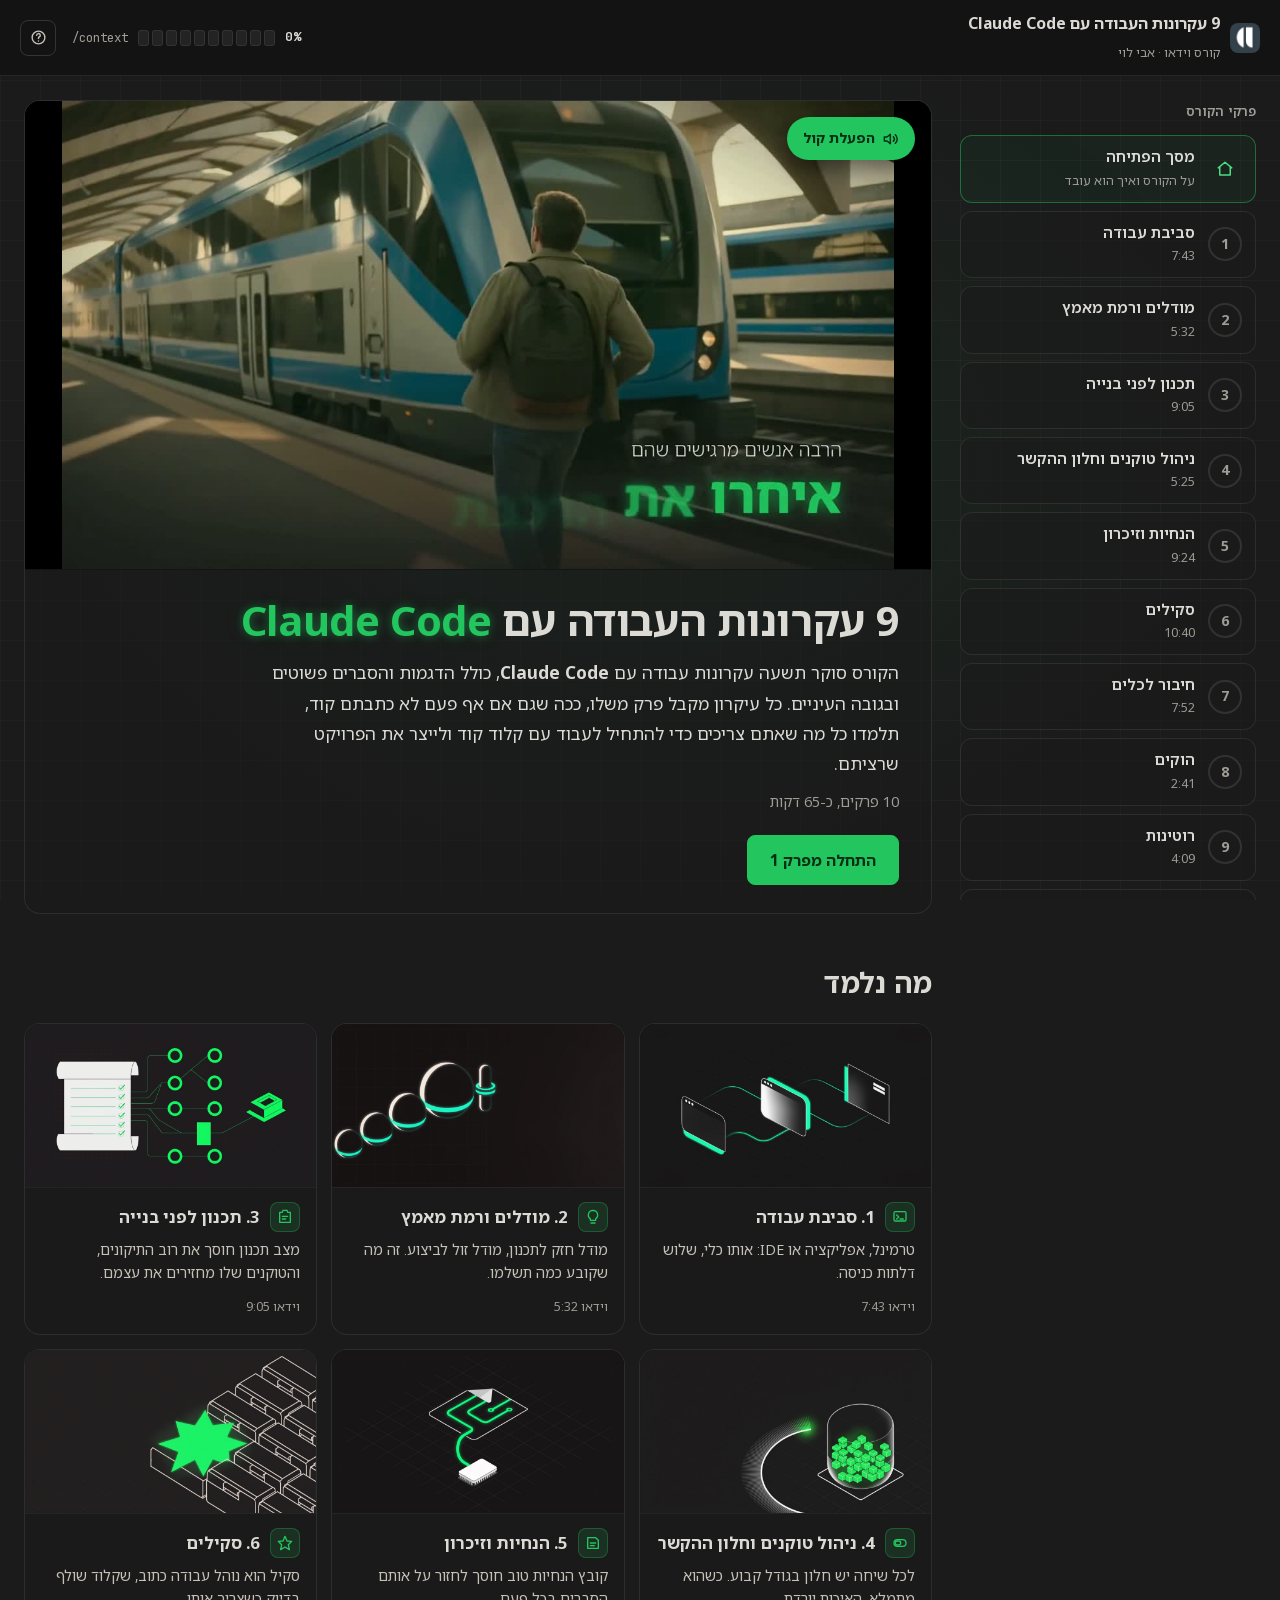
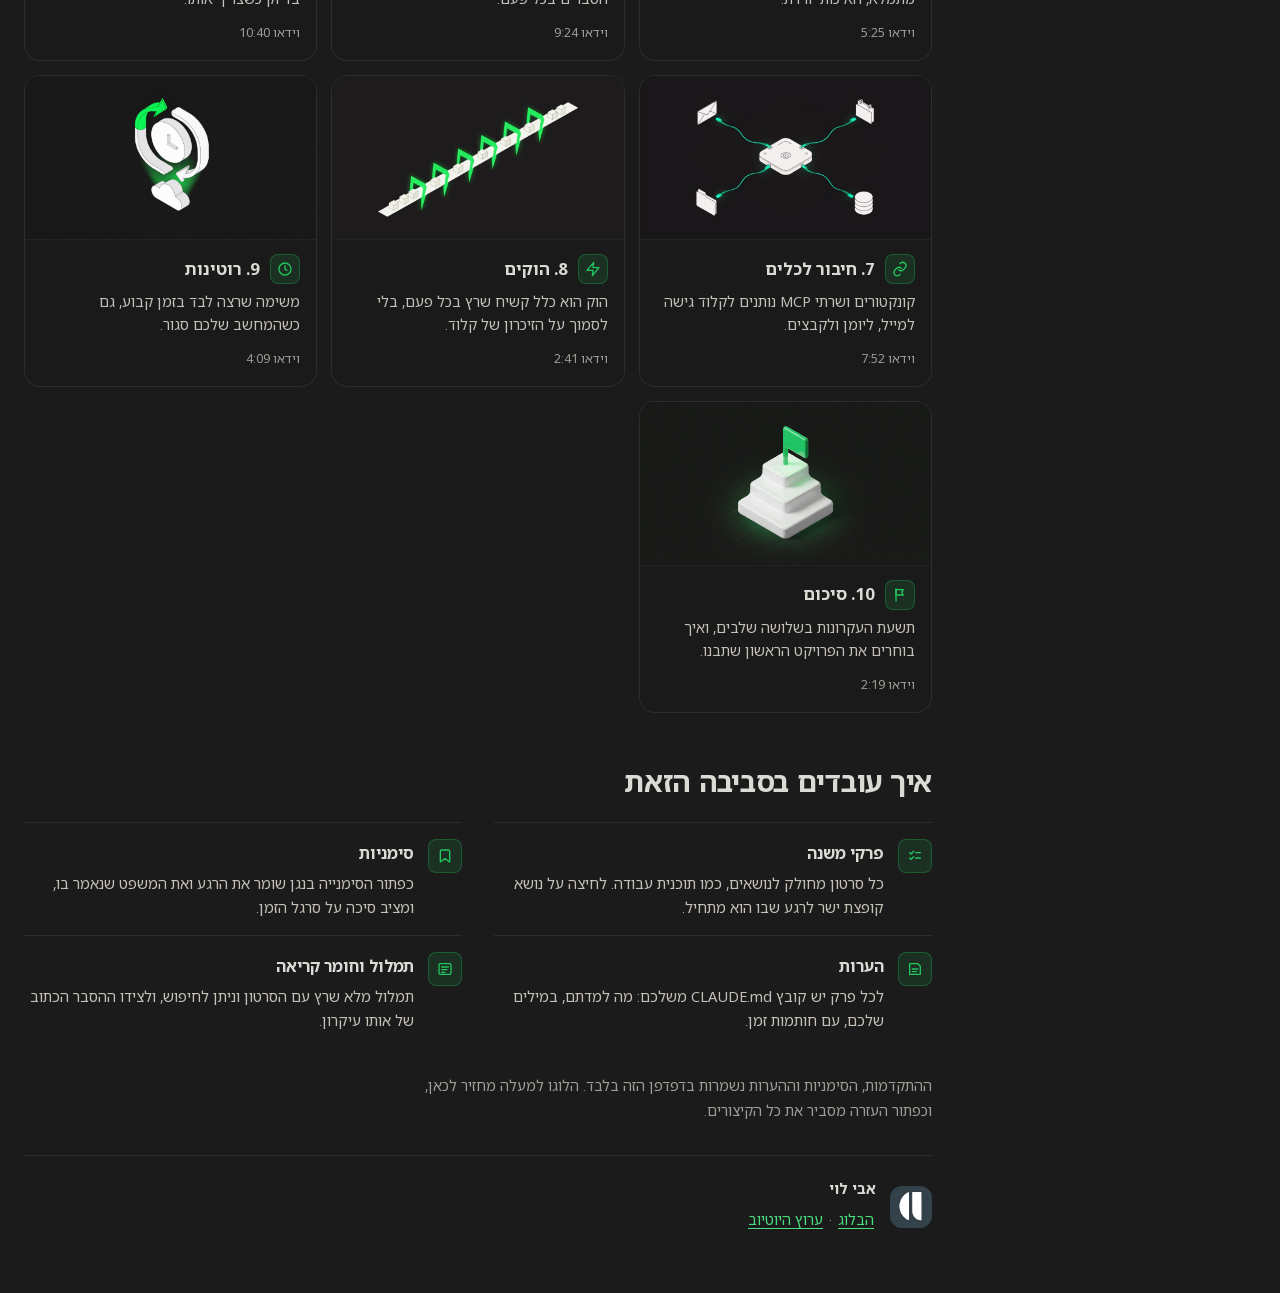
<file: index.html>
<!DOCTYPE html>
<html lang="he" dir="rtl">
<head>
<meta charset="UTF-8">
<meta name="viewport" content="width=device-width, initial-scale=1.0">
<title>קורס: 9 עקרונות העבודה עם Claude Code</title>
<meta name="description" content="קורס וידאו בעברית: תשעת עקרונות העבודה הנכונה עם Claude Code. כל עיקרון בפרק משלו, עם וידאו, פרקי משנה, תמלול, סימניות, הערות וחומר קריאה.">
<link rel="canonical" href="https://booya1986.github.io/claude-code-course/">
<link rel="icon" href="imgs/logo.png">

<meta property="og:type" content="website">
<meta property="og:site_name" content="אבי לוי">
<meta property="og:locale" content="he_IL">
<meta property="og:url" content="https://booya1986.github.io/claude-code-course/">
<meta property="og:title" content="9 עקרונות העבודה עם Claude Code: קורס וידאו בעברית">
<meta property="og:description" content="מסביבת העבודה ועד רוטינות בענן. כל עיקרון בפרק משלו, עם וידאו, תמלול, סימניות, הערות וחומר קריאה. גם למי שמעולם לא כתב שורת קוד.">
<meta property="og:image" content="https://booya1986.github.io/claude-code-course/imgs/og-2026.jpg">
<meta property="og:image:secure_url" content="https://booya1986.github.io/claude-code-course/imgs/og-2026.jpg">
<meta property="og:image:type" content="image/jpeg">
<meta property="og:image:width" content="1200">
<meta property="og:image:height" content="630">
<meta property="og:image:alt" content="9 עקרונות העבודה עם Claude Code: קורס וידאו בעברית מאת אבי לוי">

<meta name="twitter:card" content="summary_large_image">
<meta name="twitter:title" content="9 עקרונות העבודה עם Claude Code: קורס וידאו בעברית">
<meta name="twitter:description" content="מסביבת העבודה ועד רוטינות בענן. כל עיקרון בפרק משלו, עם וידאו, תמלול, סימניות, הערות וחומר קריאה.">
<meta name="twitter:image" content="https://booya1986.github.io/claude-code-course/imgs/og-2026.jpg">
<meta name="theme-color" content="#1b1b1b">
<link rel="stylesheet" href="assets/course.css?v=20260912c">
</head>
<body>
<a class="skip" href="#stage">דלגו לנגן</a>
<div class="grid-bg" aria-hidden="true">
  <div class="grid-bg__glow"></div>
  <div class="grid-bg__grid"></div>
</div>

<header class="topbar">
  <button class="brand" id="btn-home" title="למסך הפתיחה">
    <img src="imgs/logo.png" alt="">
    <div>
      <b class="long">9 עקרונות העבודה עם Claude Code</b>
      <b class="short">9 עקרונות</b>
      <span>קורס וידאו · אבי לוי</span>
    </div>
  </button>
  <div class="spacer"></div>
  <div class="ctx" id="ctx" role="img" aria-label="התקדמות בקורס">
    <span class="ctx-cmd" aria-hidden="true">/context</span>
    <span class="ctx-cells" id="ctx-cells" aria-hidden="true"></span>
    <span class="ctx-pct" id="ctx-pct" aria-hidden="true">0%</span>
  </div>
  <button class="icon-btn" id="btn-help" title="עזרה וקיצורים (?)" aria-label="עזרה וקיצורים">
    <svg viewBox="0 0 24 24"><circle cx="12" cy="12" r="9"/><path d="M9.5 9a2.5 2.5 0 1 1 3.4 2.3c-.6.3-.9.8-.9 1.4v.6"/><path d="M12 17h.01"/></svg>
  </button>
</header>

<div class="shell">
  <nav class="rail" aria-label="פרקי הקורס">
    <h2>פרקי הקורס</h2>
    <button class="rail-toggle" id="rail-toggle" aria-expanded="false" aria-controls="chaplist">
      <span id="rail-toggle-label">כל הפרקים</span>
      <svg viewBox="0 0 24 24"><polyline points="6 9 12 15 18 9"/></svg>
    </button>
    <div id="chaplist"></div>
  </nav>

  <div class="main">
    <section class="welcome" id="welcome" hidden>
      <div class="w-hero">
        <div class="introwrap" id="introwrap">
          <video id="intro-video" playsinline muted autoplay preload="auto"></video>
          <button class="introsound" id="intro-sound">
            <svg viewBox="0 0 24 24"><polygon points="11 5 6 9 2 9 2 15 6 15 11 19 11 5"/><path d="M15.5 8.5a5 5 0 0 1 0 7"/><path d="M18.5 5.5a9 9 0 0 1 0 13"/></svg>
            <span>הפעלת קול</span>
          </button>
          <button class="introreplay" id="intro-replay" hidden>
            <svg viewBox="0 0 24 24"><polyline points="1 4 1 10 7 10"/><path d="M3.5 15a9 9 0 1 0 2.1-9.4L1 10"/></svg>
            <span>לצפייה שוב</span>
          </button>
        </div>
        <h1>9 עקרונות העבודה עם <mark>Claude Code</mark></h1>
        <p class="w-lead">הקורס סוקר תשעה עקרונות עבודה עם <strong>Claude Code</strong>, כולל הדגמות והסברים פשוטים ובגובה העיניים. כל עיקרון מקבל פרק משלו, ככה שגם אם אף פעם לא כתבתם קוד, תלמדו כל מה שאתם צריכים כדי להתחיל לעבוד עם קלוד קוד ולייצר את הפרויקט שרציתם.</p>
        <p class="w-meta" id="w-meta"></p>
        <div class="w-cta">
          <button class="btn pri" id="w-primary"></button>
          <button class="btn" id="w-secondary" hidden></button>
        </div>
      </div>

      <h2 class="w-h2">מה נלמד</h2>
      <div class="w-grid" id="w-grid"></div>

      <h2 class="w-h2">איך עובדים בסביבה הזאת</h2>
      <ul class="w-how">
        <li>
          <span class="w-ic"><svg viewBox="0 0 24 24"><polyline points="4 7 6 9 10 5"/><line x1="13" y1="7" x2="20" y2="7"/><polyline points="4 15 6 17 10 13"/><line x1="13" y1="15" x2="20" y2="15"/></svg></span>
          <div><h3>פרקי משנה</h3><p>כל סרטון מחולק לנושאים, כמו תוכנית עבודה. לחיצה על נושא קופצת ישר לרגע שבו הוא מתחיל.</p></div>
        </li>
        <li>
          <span class="w-ic"><svg viewBox="0 0 24 24"><path d="M19 21l-7-5-7 5V5a2 2 0 0 1 2-2h10a2 2 0 0 1 2 2z"/></svg></span>
          <div><h3>סימניות</h3><p>כפתור הסימנייה בנגן שומר את הרגע ואת המשפט שנאמר בו, ומציב סיכה על סרגל הזמן.</p></div>
        </li>
        <li>
          <span class="w-ic"><svg viewBox="0 0 24 24"><path d="M4 4h12l4 4v12H4z"/><line x1="8" y1="12" x2="16" y2="12"/><line x1="8" y1="16" x2="14" y2="16"/></svg></span>
          <div><h3>הערות</h3><p>לכל פרק יש קובץ CLAUDE.md משלכם: מה למדתם, במילים שלכם, עם חותמות זמן.</p></div>
        </li>
        <li>
          <span class="w-ic"><svg viewBox="0 0 24 24"><rect x="3" y="4" width="18" height="16" rx="2"/><line x1="7" y1="9" x2="17" y2="9"/><line x1="7" y1="13" x2="15" y2="13"/><line x1="7" y1="17" x2="12" y2="17"/></svg></span>
          <div><h3>תמלול וחומר קריאה</h3><p>תמלול מלא שרץ עם הסרטון וניתן לחיפוש, ולצידו ההסבר הכתוב של אותו עיקרון.</p></div>
        </li>
      </ul>

      <p class="w-note">ההתקדמות, הסימניות וההערות נשמרות בדפדפן הזה בלבד. הלוגו למעלה מחזיר לכאן, וכפתור העזרה מסביר את כל הקיצורים.</p>

      <footer class="w-foot">
        <img src="imgs/logo.png" alt="">
        <div><b>אבי לוי</b><br>
        <a href="https://www.avilevi.co.il" target="_blank" rel="noopener">הבלוג</a> ·
        <a href="https://www.youtube.com/channel/UCdz7iR7sYg2gevHXEyeeM1Q" target="_blank" rel="noopener">ערוץ היוטיוב</a></div>
      </footer>
    </section>

    <div class="player" id="player">
    <div class="stage" id="stage">
      <video id="video" playsinline preload="metadata"></video>
      <div class="captions" id="captions" aria-live="off"></div>
      <button class="bigplay" id="bigplay" aria-label="נגן">
        <svg viewBox="0 0 24 24"><polygon points="6 3 21 12 6 21 6 3"/></svg>
      </button>
      <div class="toast" id="toast" role="status" aria-live="polite"><span class="toast-msg" id="toast-msg"></span><button class="toast-act" id="toast-act" hidden></button></div>
      <div class="endcard" id="endcard" hidden></div>
      <div class="ctrls" id="ctrls">
        <div class="scrub" id="scrub" role="slider" tabindex="0" aria-label="מיקום בסרטון" aria-valuemin="0" aria-valuenow="0" aria-valuemax="100" aria-valuetext="0:00">
          <div class="track" id="track">
            <div class="buf" id="buf"></div>
            <div class="fill" id="fill"></div>
            <div class="head" id="head"></div>
          </div>
          <div class="tip" id="tip" hidden></div>
        </div>
        <div class="row">
          <button class="cbtn" id="c-play" aria-label="נגן / השהה"><svg class="solid" viewBox="0 0 24 24"><polygon points="6 3 21 12 6 21 6 3"/></svg></button>
          <button class="cbtn" id="c-back" aria-label="אחורה 10 שניות" title="אחורה 10 שניות (J)"><svg viewBox="0 0 24 24"><polyline points="1 4 1 10 7 10"/><path d="M3.5 15a9 9 0 1 0 2.1-9.4L1 10"/></svg></button>
          <button class="cbtn" id="c-fwd" aria-label="קדימה 10 שניות" title="קדימה 10 שניות (L)"><svg viewBox="0 0 24 24"><polyline points="23 4 23 10 17 10"/><path d="M20.5 15a9 9 0 1 1-2.1-9.4L23 10"/></svg></button>
          <span class="time" id="c-time" dir="ltr">0:00 / 0:00</span>
          <span class="gap"></span>
          <button class="cbtn" id="c-mark" aria-label="הוסף סימנייה" title="הוסף סימנייה (B)"><svg viewBox="0 0 24 24"><path d="M19 21l-7-5-7 5V5a2 2 0 0 1 2-2h10a2 2 0 0 1 2 2z"/></svg></button>
          <button class="cbtn" id="c-cc" aria-label="כתוביות" title="כתוביות (C)"><svg viewBox="0 0 24 24"><rect x="2" y="5" width="20" height="14" rx="2"/><path d="M9.5 10.5a2.5 2.5 0 1 0 0 3M17 10.5a2.5 2.5 0 1 0 0 3"/></svg></button>
          <select class="rate" id="c-rate" aria-label="מהירות ניגון">
            <option value="0.75">0.75×</option><option value="1" selected>1×</option>
            <option value="1.25">1.25×</option><option value="1.5">1.5×</option>
            <option value="1.75">1.75×</option><option value="2">2×</option>
          </select>
          <span class="vol">
            <button class="cbtn" id="c-mute" aria-label="השתקה" title="השתקה (M)"><svg viewBox="0 0 24 24"><polygon points="11 5 6 9 2 9 2 15 6 15 11 19 11 5"/><path d="M15.5 8.5a5 5 0 0 1 0 7"/><path d="M18.5 5.5a9 9 0 0 1 0 13"/></svg></button>
            <input type="range" id="c-vol" min="0" max="1" step="0.05" value="1" aria-label="עוצמת קול">
          </span>
          <button class="cbtn" id="c-pip" aria-label="תמונה בתוך תמונה" title="תמונה בתוך תמונה"><svg viewBox="0 0 24 24"><rect x="2" y="4" width="20" height="16" rx="2"/><rect x="12" y="12" width="8" height="6" rx="1"/></svg></button>
          <button class="cbtn" id="c-fs" aria-label="מסך מלא" title="מסך מלא (F)"><svg viewBox="0 0 24 24"><path d="M8 3H5a2 2 0 0 0-2 2v3M16 3h3a2 2 0 0 1 2 2v3M8 21H5a2 2 0 0 1-2-2v-3M16 21h3a2 2 0 0 0 2-2v-3"/></svg></button>
        </div>
      </div>
    </div>

    <div class="chead">
      <div>
        <h1 id="ch-title"></h1>
        <p id="ch-one"></p>
        <p class="ch-meta" id="ch-meta"></p>
      </div>
      <div class="acts">
        <button class="btn" id="btn-done"><svg viewBox="0 0 24 24"><polyline points="20 6 9 17 4 12"/></svg><span>סמן כהושלם</span></button>
        <div class="navpill" role="group" aria-label="מעבר בין פרקים">
          <button id="btn-prev" title="הפרק הקודם" aria-label="הפרק הקודם"><svg viewBox="0 0 24 24"><polyline points="9 18 15 12 9 6"/></svg></button>
          <button id="btn-next" title="הפרק הבא" aria-label="הפרק הבא"><svg viewBox="0 0 24 24"><polyline points="15 18 9 12 15 6"/></svg></button>
        </div>
      </div>
    </div>

    <div class="tabs" role="tablist" aria-label="תוכן הפרק">
      <button role="tab" id="tab-markers" aria-controls="p-markers" aria-selected="true" tabindex="0">פרקי משנה</button>
      <button role="tab" id="tab-bookmarks" aria-controls="p-bookmarks" aria-selected="false" tabindex="-1">סימניות<span class="count" id="cnt-bm">0</span></button>
      <button role="tab" id="tab-notes" aria-controls="p-notes" aria-selected="false" tabindex="-1">הערות</button>
      <button role="tab" id="tab-transcript" aria-controls="p-transcript" aria-selected="false" tabindex="-1">תמלול</button>
      <button role="tab" id="tab-reading" aria-controls="p-reading" aria-selected="false" tabindex="-1">חומר קריאה</button>
    </div>

    <section class="panel" id="p-markers" role="tabpanel" aria-labelledby="tab-markers">
      <p class="plan-status" id="plan-status"></p>
      <div class="panel-scroll" id="markers"></div>
    </section>

    <section class="panel" id="p-bookmarks" role="tabpanel" aria-labelledby="tab-bookmarks" hidden>
      <div class="notes-bar" style="margin-bottom:12px">
        <button class="btn pri" id="bm-add"><svg viewBox="0 0 24 24"><path d="M19 21l-7-5-7 5V5a2 2 0 0 1 2-2h10a2 2 0 0 1 2 2z"/></svg>סמן את הרגע הזה</button>
        <span class="saved kbd-hint">או <kbd>B</kbd> בזמן הצפייה</span>
      </div>
      <div class="panel-scroll" id="bookmarks"></div>
    </section>

    <section class="panel" id="p-notes" role="tabpanel" aria-labelledby="tab-notes" hidden>
      <div class="notes-wrap">
        <div class="filetab">
          <span class="fname" dir="ltr">CLAUDE.md</span>
          <span class="fsub" id="note-sub"></span>
          <span class="saved" id="note-saved"></span>
        </div>
        <textarea id="notes" aria-label="הערות לפרק" placeholder="# מה למדתי בפרק הזה&#10;- "></textarea>
        <div class="notes-bar">
          <button class="btn" id="note-stamp">הוספת חותמת זמן</button>
        </div>
      </div>
    </section>

    <section class="panel" id="p-transcript" role="tabpanel" aria-labelledby="tab-transcript" hidden>
      <div class="tx-bar">
        <input type="search" id="tx-search" placeholder="חיפוש בתמלול…" aria-label="חיפוש בתמלול">
        <button class="btn" id="tx-follow" aria-pressed="true">עוקב אחרי הסרטון</button>
        <button class="btn" id="tx-copy">העתק תמלול</button>
      </div>
      <div class="panel-scroll" id="transcript"></div>
    </section>

    <section class="panel" id="p-reading" role="tabpanel" aria-labelledby="tab-reading" hidden>
      <div class="reading" id="reading"></div>
    </section>

    <nav class="upnext" id="upnext" aria-label="מעבר לפרק הבא"></nav>
    </div>
  </div>
</div>

<dialog class="modal" id="dlg-help" aria-labelledby="help-title">
  <h2 id="help-title">עזרה וקיצורים</h2>
  <h3 class="keys-h">במגע</h3>
  <div class="keys">
    <kbd>הקשה</kbd><span>נגן / השהה</span>
    <kbd>הקשה כפולה</kbd><span>10 שניות קדימה בצד ימין של הסרטון, אחורה בצד שמאל</span>
  </div>
  <h3 class="keys-h">במקלדת</h3>
  <div class="keys">
    <kbd>רווח</kbd><span>נגן / השהה</span>
    <kbd>J</kbd><span>10 שניות אחורה</span>
    <kbd>L</kbd><span>10 שניות קדימה</span>
    <kbd>← →</kbd><span>5 שניות</span>
    <kbd>↑ ↓</kbd><span>עוצמת קול</span>
    <kbd>M</kbd><span>השתקה</span>
    <kbd id="help-cc-k">C</kbd><span id="help-cc">כתוביות</span>
    <kbd>F</kbd><span>מסך מלא</span>
    <kbd>B</kbd><span>סימנייה ברגע הנוכחי, בלי לעצור את הסרטון</span>
    <kbd>P / N</kbd><span>פרק משנה קודם / הבא</span>
    <kbd>&lt; &gt;</kbd><span>האטה / האצה</span>
    <kbd>0-9</kbd><span>קפיצה ל-0% עד 90% מהסרטון</span>
    <kbd>?</kbd><span>החלון הזה</span>
    <kbd>Esc</kbd><span>סגירת החלון</span>
  </div>
  <button class="btn close" id="help-close">סגירה</button>
</dialog>


<script src="data/course.js?v=20260912c"></script>
<script src="data/transcripts.js?v=20260912c"></script>
<script src="data/reading.js?v=20260912c"></script>
<script src="assets/course.js?v=20260912c"></script>
</body>
</html>
</file>
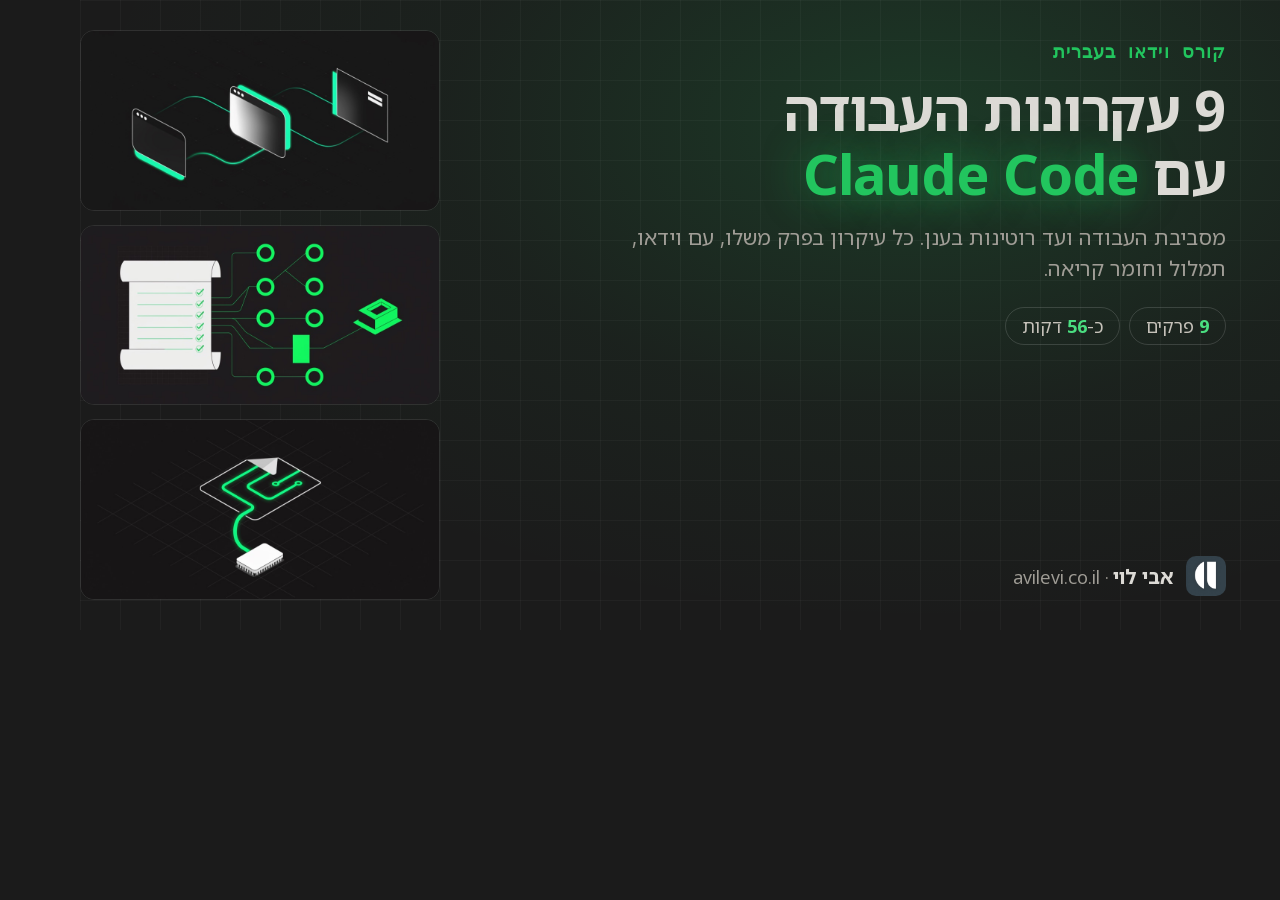
<file: og.html>
<!DOCTYPE html>
<html lang="he" dir="rtl">
<head>
<meta charset="UTF-8">
<title>og</title>
<style>
  @font-face { font-family: 'Noto Sans Hebrew'; font-weight: 300 800;
    src: url('assets/fonts/noto-sans-hebrew-hebrew.woff2') format('woff2');
    unicode-range: U+0307-0308, U+0590-05FF, U+200C-2010, U+20AA, U+25CC, U+FB1D-FB4F; }
  @font-face { font-family: 'Noto Sans Hebrew'; font-weight: 300 800;
    src: url('assets/fonts/noto-sans-hebrew-latin.woff2') format('woff2');
    unicode-range: U+0000-00FF, U+0131, U+0152-0153, U+2000-206F; }
  @font-face { font-family: 'JetBrains Mono'; font-weight: 600;
    src: url('assets/fonts/jetbrains-mono-latin-600.woff2') format('woff2'); }
  * { box-sizing: border-box; margin: 0; }
  body { width: 1200px; height: 630px; background: #1b1b1b; color: #dcdad5; overflow: hidden;
    font-family: 'Noto Sans Hebrew', sans-serif; position: relative; }
  .glow { position: absolute; inset: 0;
    background: radial-gradient(ellipse at 70% 20%, rgba(34,197,94,.18) 0%, rgba(34,197,94,.04) 40%, transparent 70%); }
  .grid { position: absolute; inset: 0;
    background-image: linear-gradient(to right, rgba(255,255,255,.03) 1px, transparent 1px),
                      linear-gradient(to bottom, rgba(255,255,255,.03) 1px, transparent 1px);
    background-size: 40px 40px; }
  .wrap { position: relative; height: 100%; display: grid; grid-template-columns: 1fr 390px; }
  .left { height: 630px; padding: 40px 54px 34px; display: flex; flex-direction: column; justify-content: center; }
  .lbl { font-family: 'JetBrains Mono', monospace; font-size: 18px; font-weight: 600;
    letter-spacing: .06em; color: #22C55E; margin-bottom: 14px; }
  h1 { font-size: 56px; line-height: 1.15; font-weight: 700; color: #dcdad5; letter-spacing: -.02em; }
  h1 mark { background: none; color: #22C55E; text-shadow: 0 0 40px rgba(34,197,94,.6); }
  p { margin-top: 16px; font-size: 21px; line-height: 1.5; color: #a09d96; max-width: 600px; }
  .chips { display: flex; gap: 9px; margin-top: 22px; flex-wrap: nowrap; }
  .chips span { border: 1px solid rgba(255,255,255,.14); border-radius: 999px;
    padding: 6px 16px; font-size: 18px; color: #c5c1b9; white-space: nowrap; }
  .chips b { color: #4ADE80; }
  .right { height: 630px; position: relative; display: grid; grid-template-rows: repeat(3, minmax(0,1fr)); gap: 14px;
    padding: 30px 30px 30px 0; }
  .right img { width: 100%; height: 100%; object-fit: cover; border-radius: 14px;
    border: 1px solid rgba(255,255,255,.09); }
  .foot { display: flex; align-items: center; gap: 12px; margin-top: auto; }
  .foot img { width: 40px; height: 40px; border-radius: 10px; }
  .foot b { font-size: 20px; color: #dcdad5; }
  .foot span { font-size: 18px; color: #a09d96; }
</style>
</head>
<body>
<div class="glow"></div><div class="grid"></div>
<div class="wrap">
  <div class="left">
    <div>
    <div class="lbl">קורס וידאו בעברית</div>
    <h1>9 עקרונות העבודה<br>עם <mark>Claude Code</mark></h1>
    <p>מסביבת העבודה ועד רוטינות בענן. כל עיקרון בפרק משלו, עם וידאו, תמלול וחומר קריאה.</p>
    <div class="chips"><span><b>9</b> פרקים</span><span>כ-<b>56</b> דקות</span></div>
    </div>
    <div class="foot"><img src="imgs/logo.png" alt=""><div><b>אבי לוי</b> <span>· avilevi.co.il</span></div></div>
  </div>
  <div class="right">
    <img src="imgs/thumbs/ch1.jpg" alt="">
    <img src="imgs/thumbs/ch3.jpg" alt="">
    <img src="imgs/thumbs/ch5.jpg" alt="">
  </div>
</div>
</body>
</html>
</file>
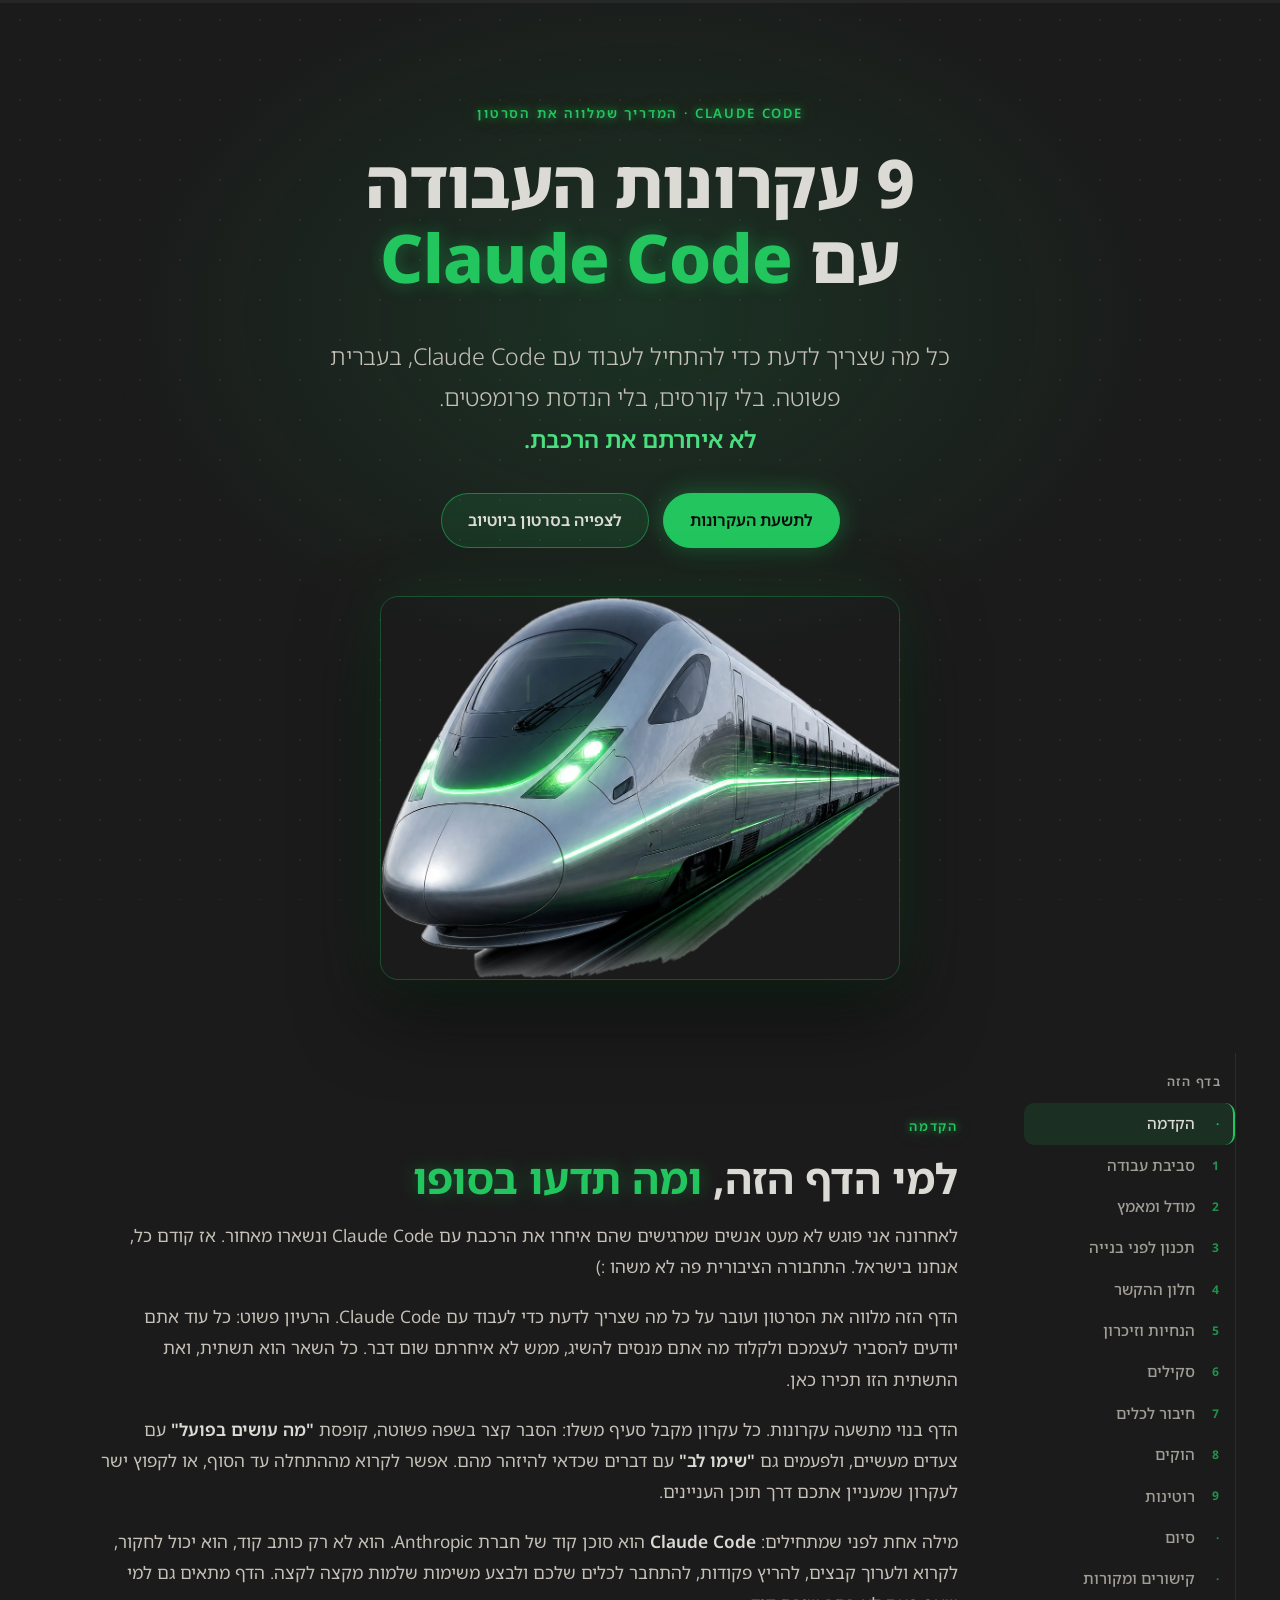
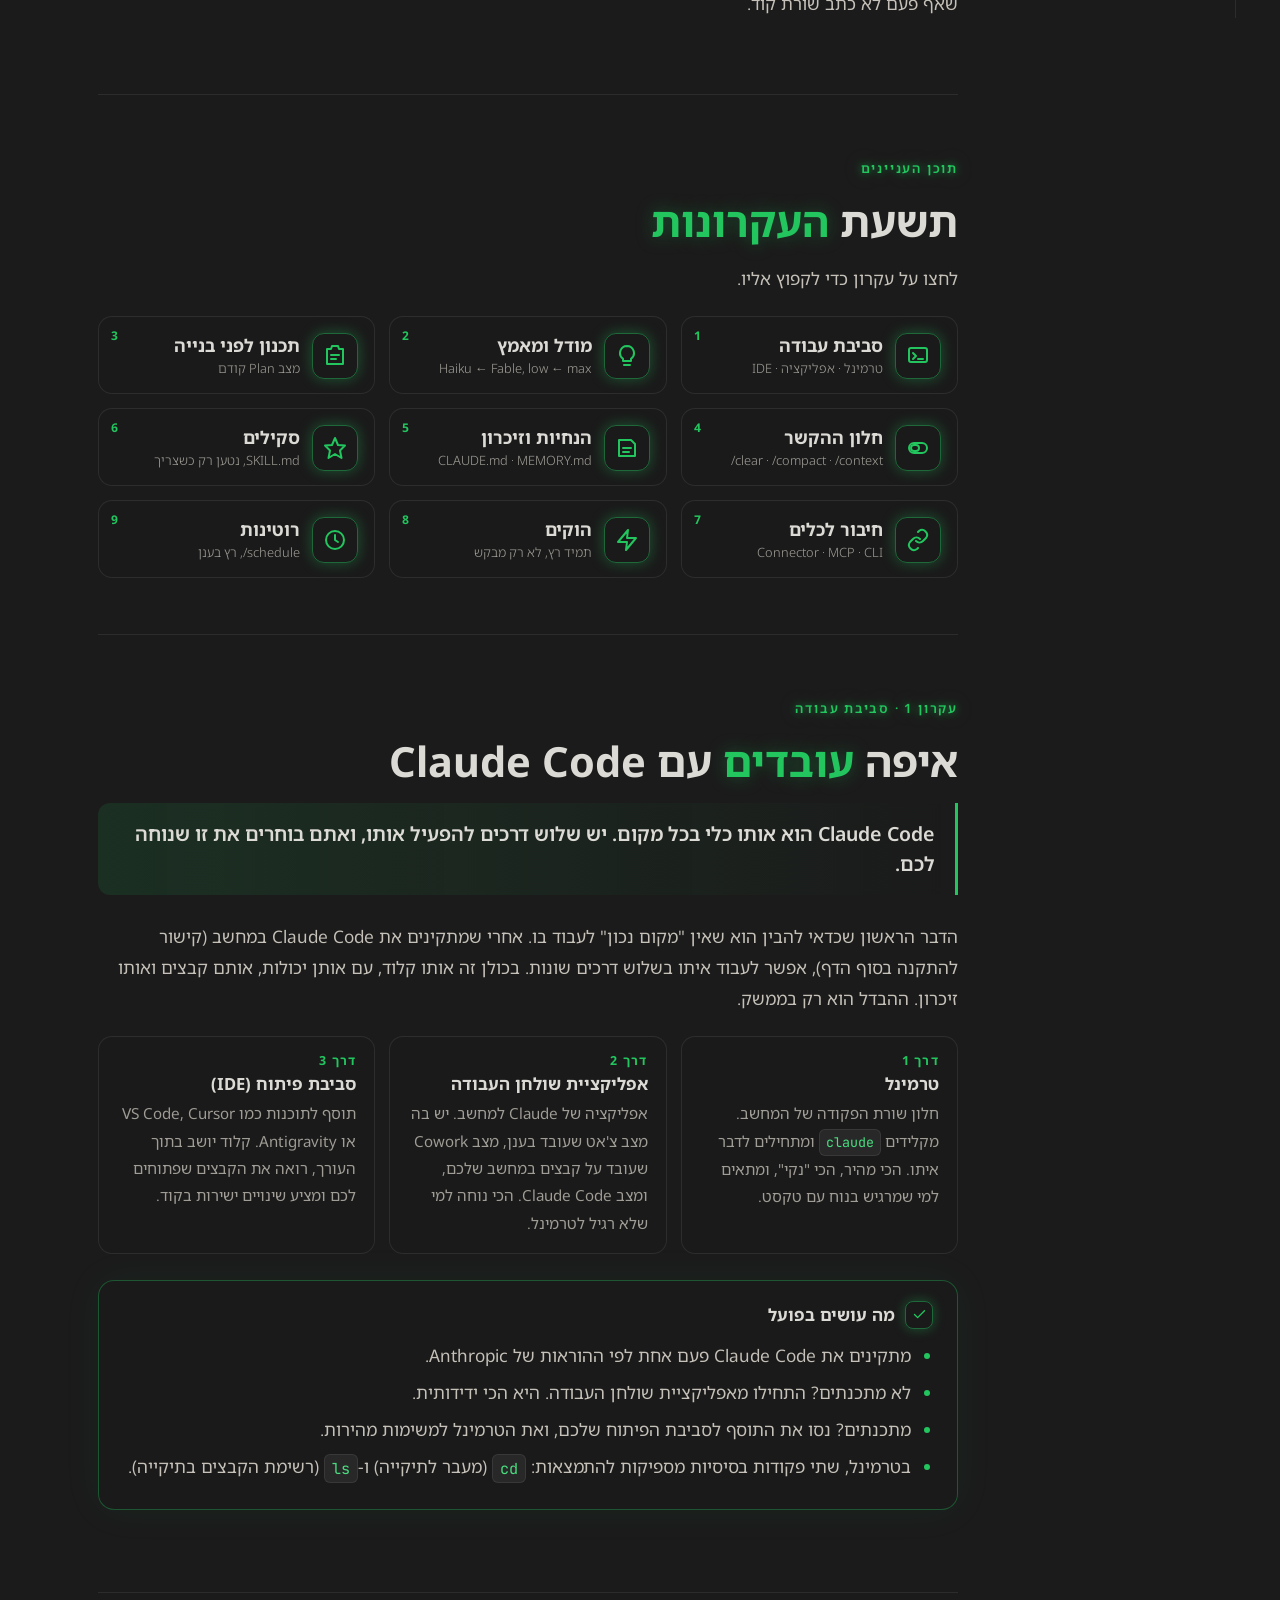
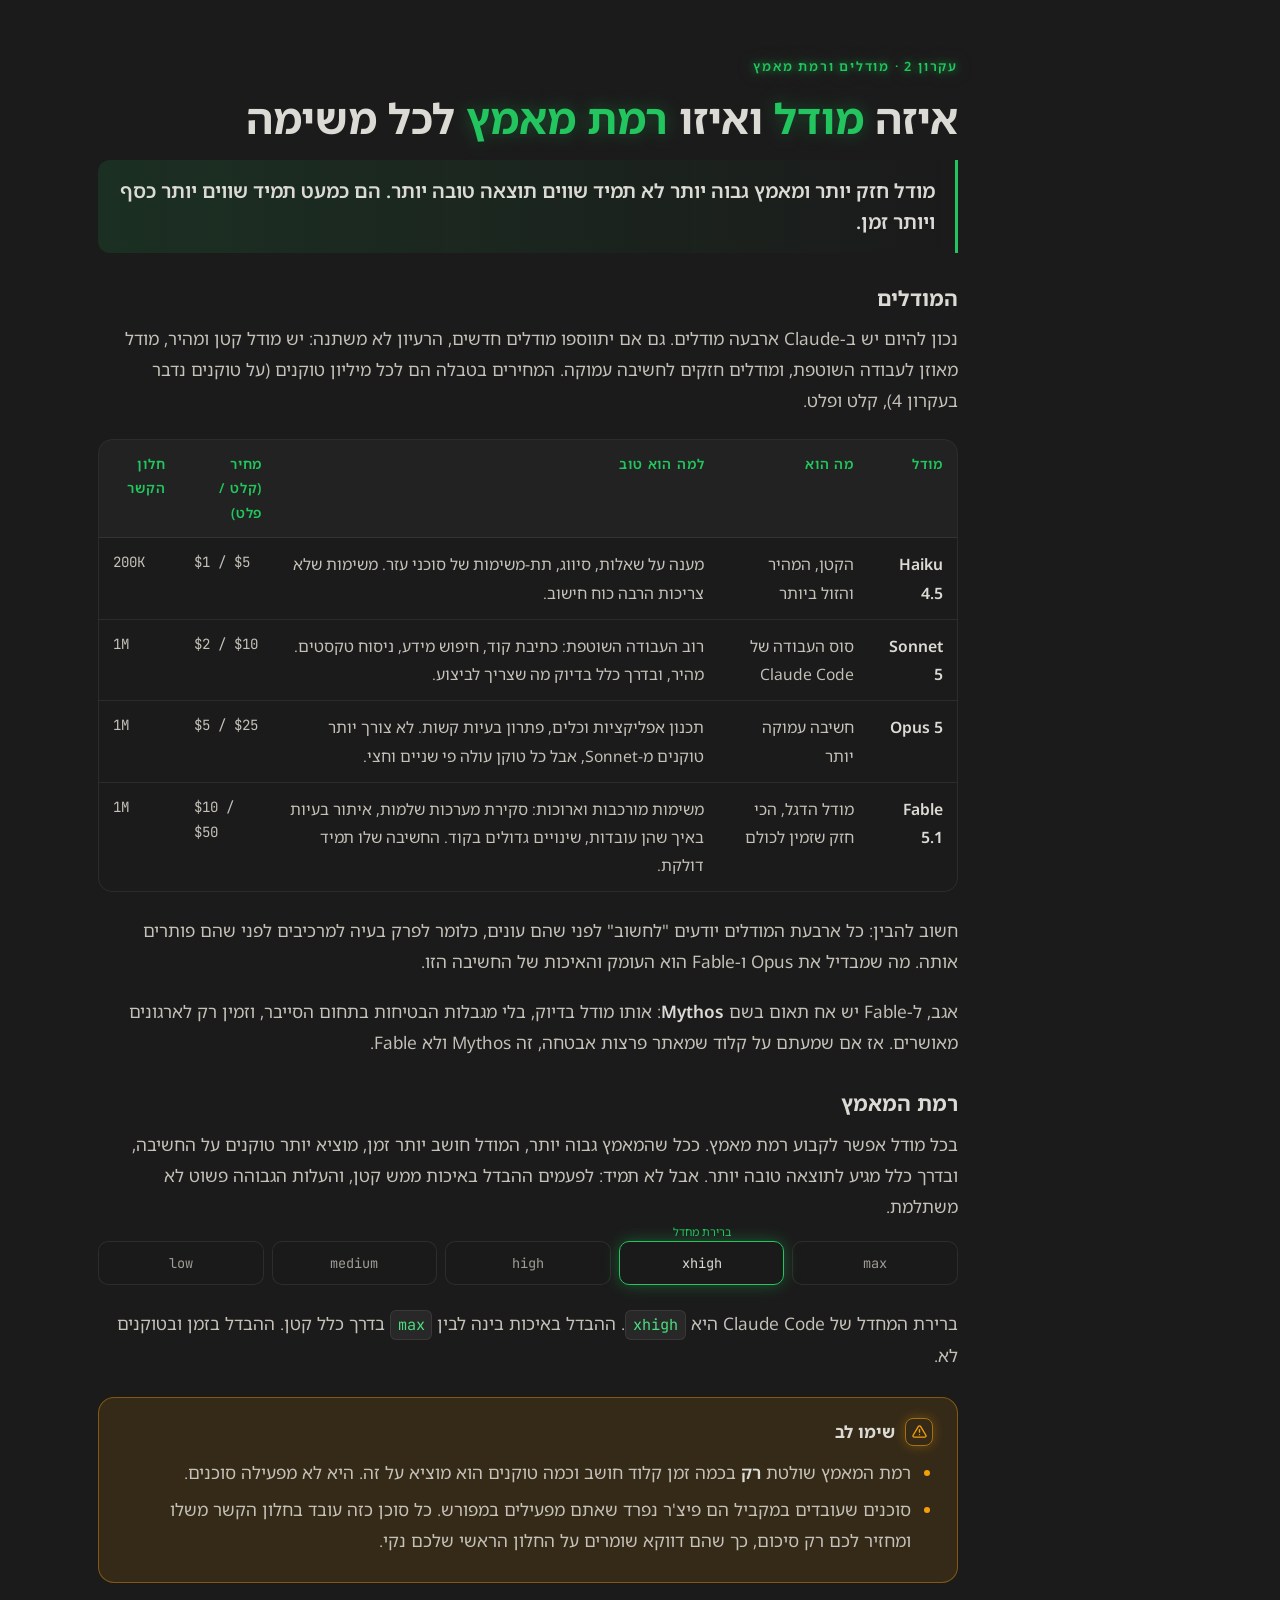
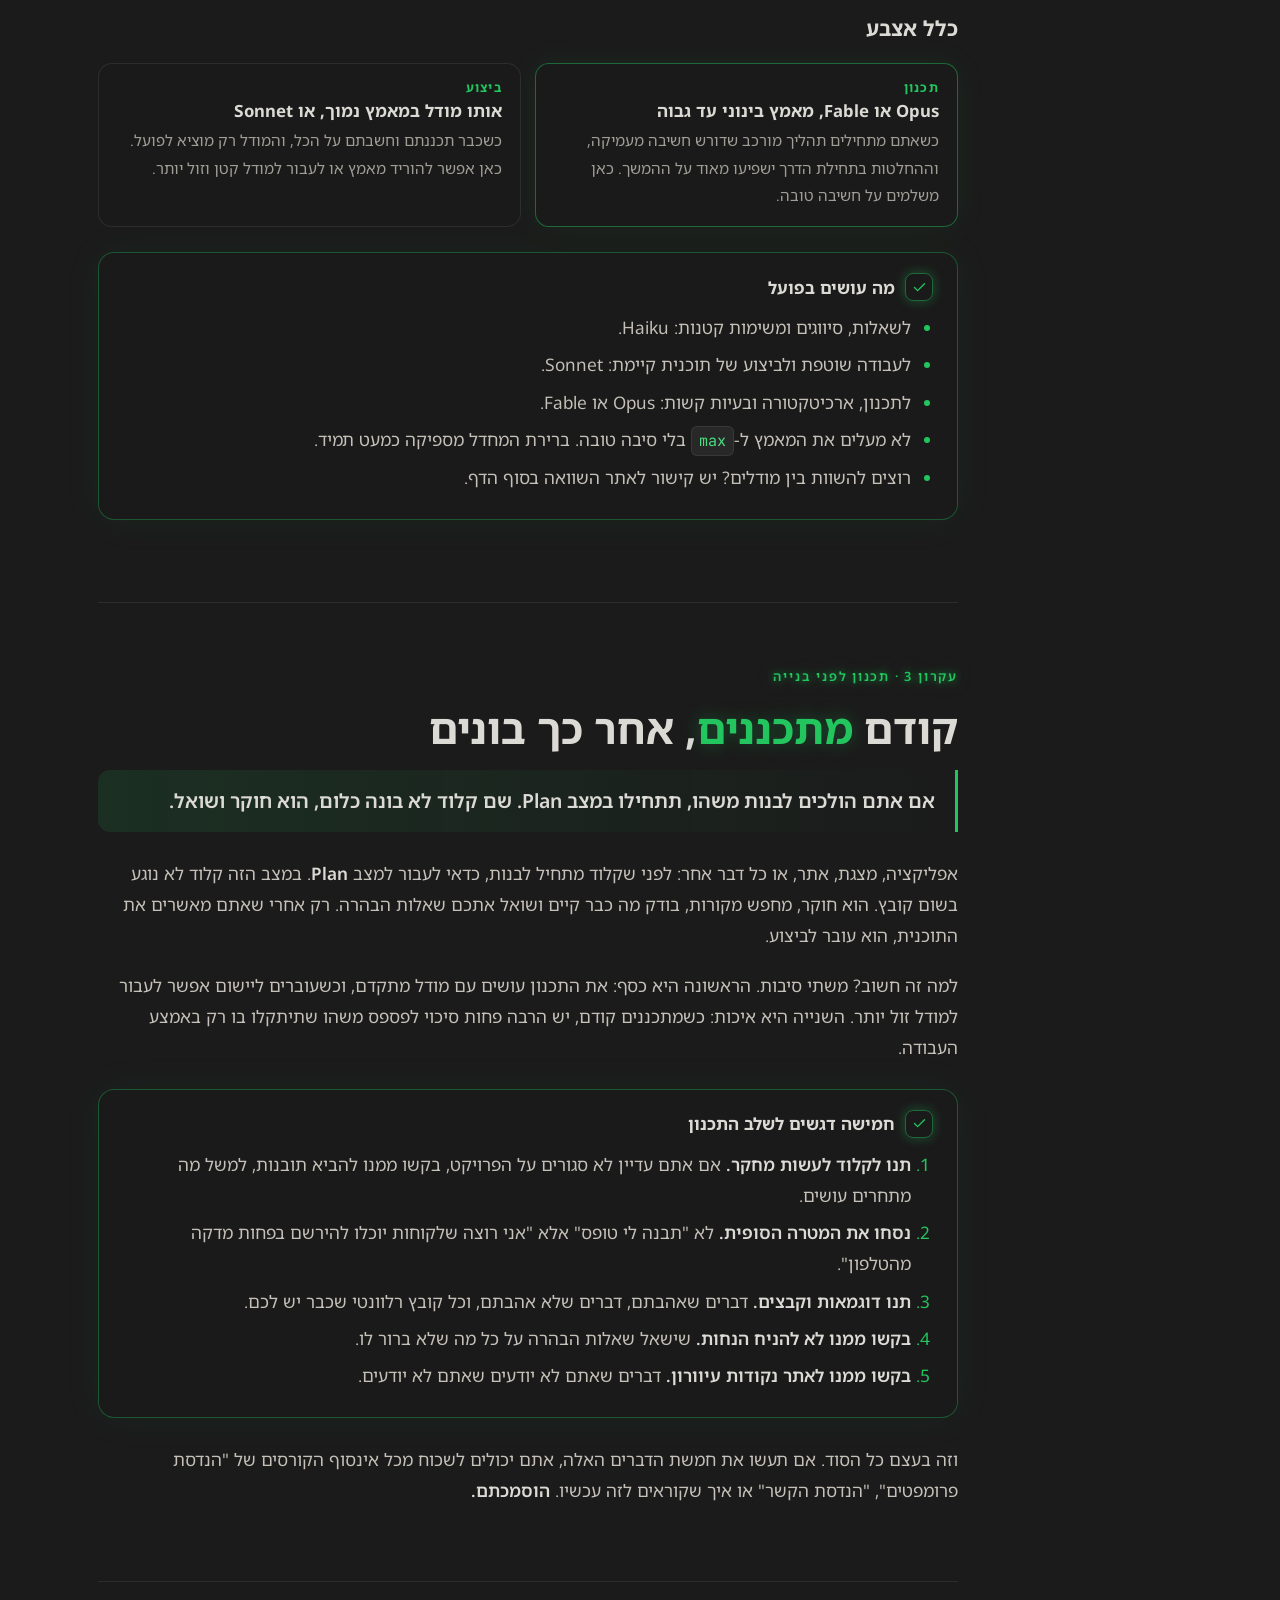
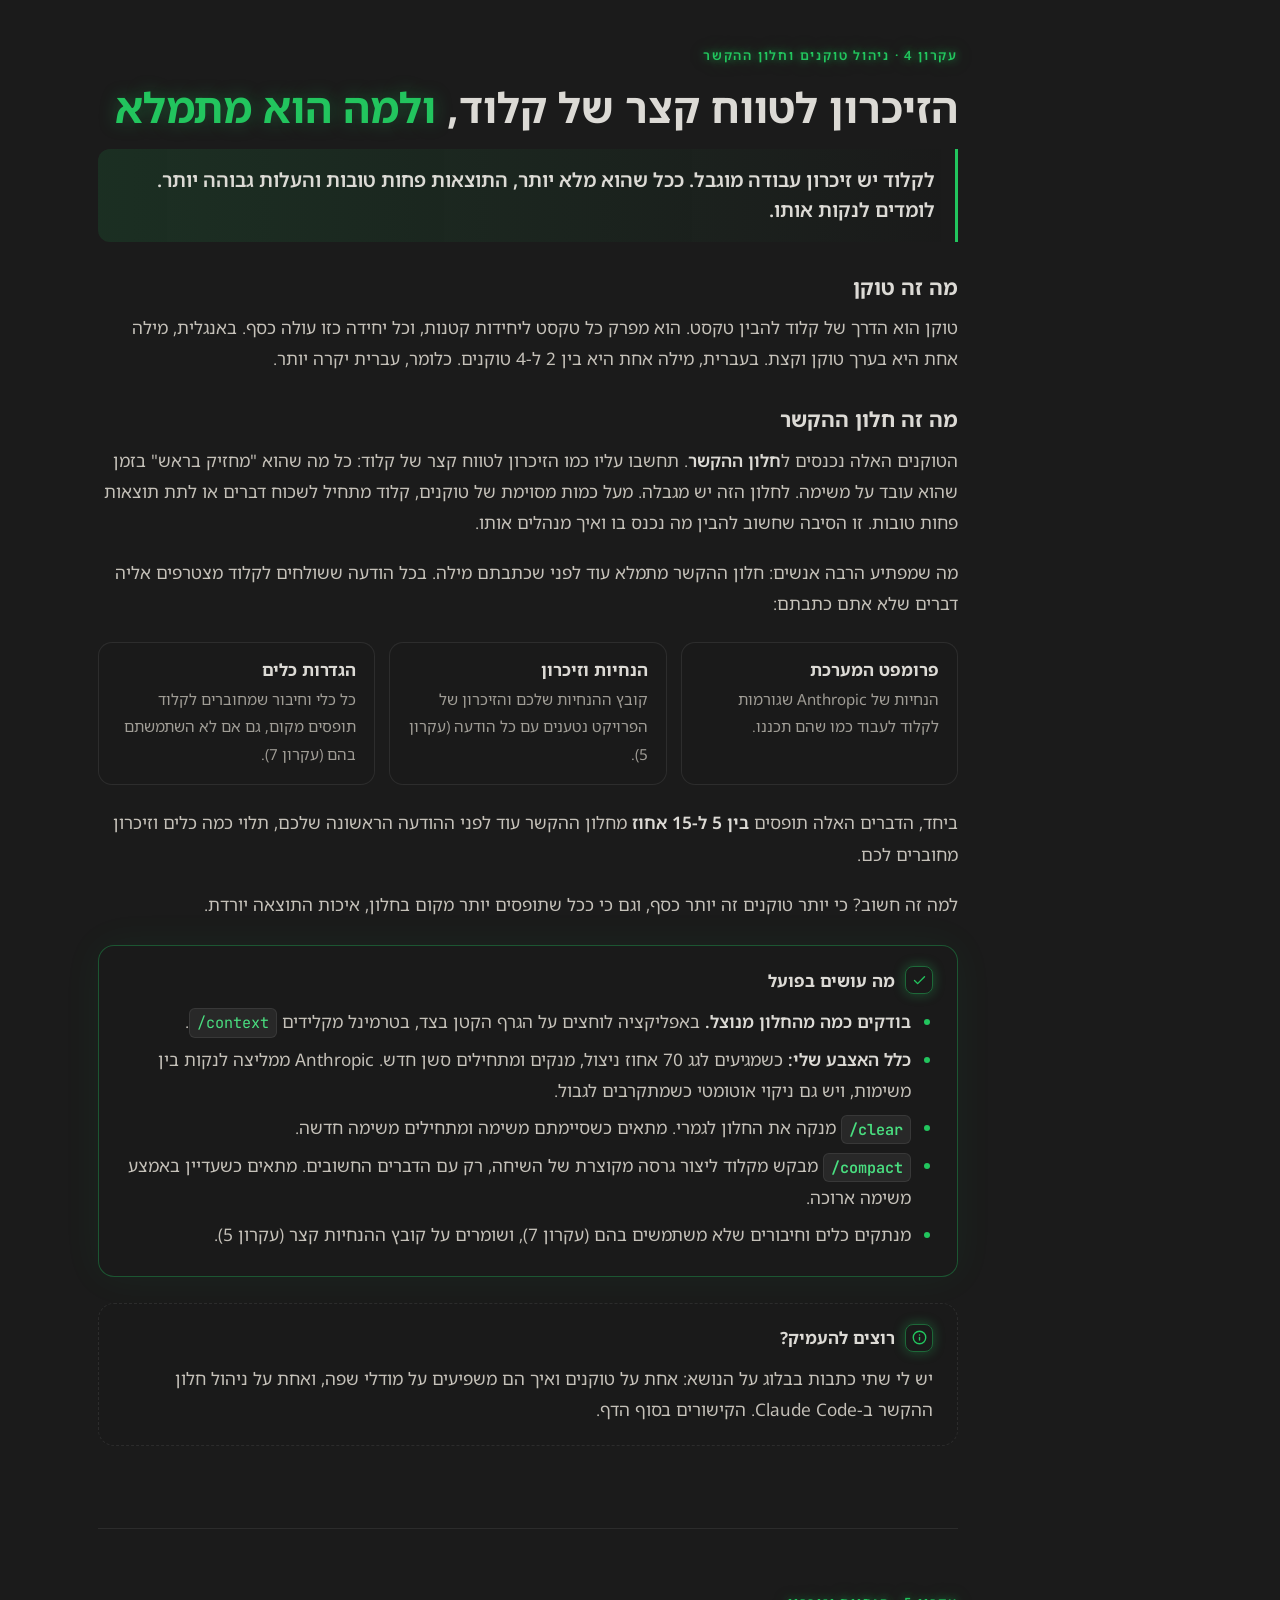
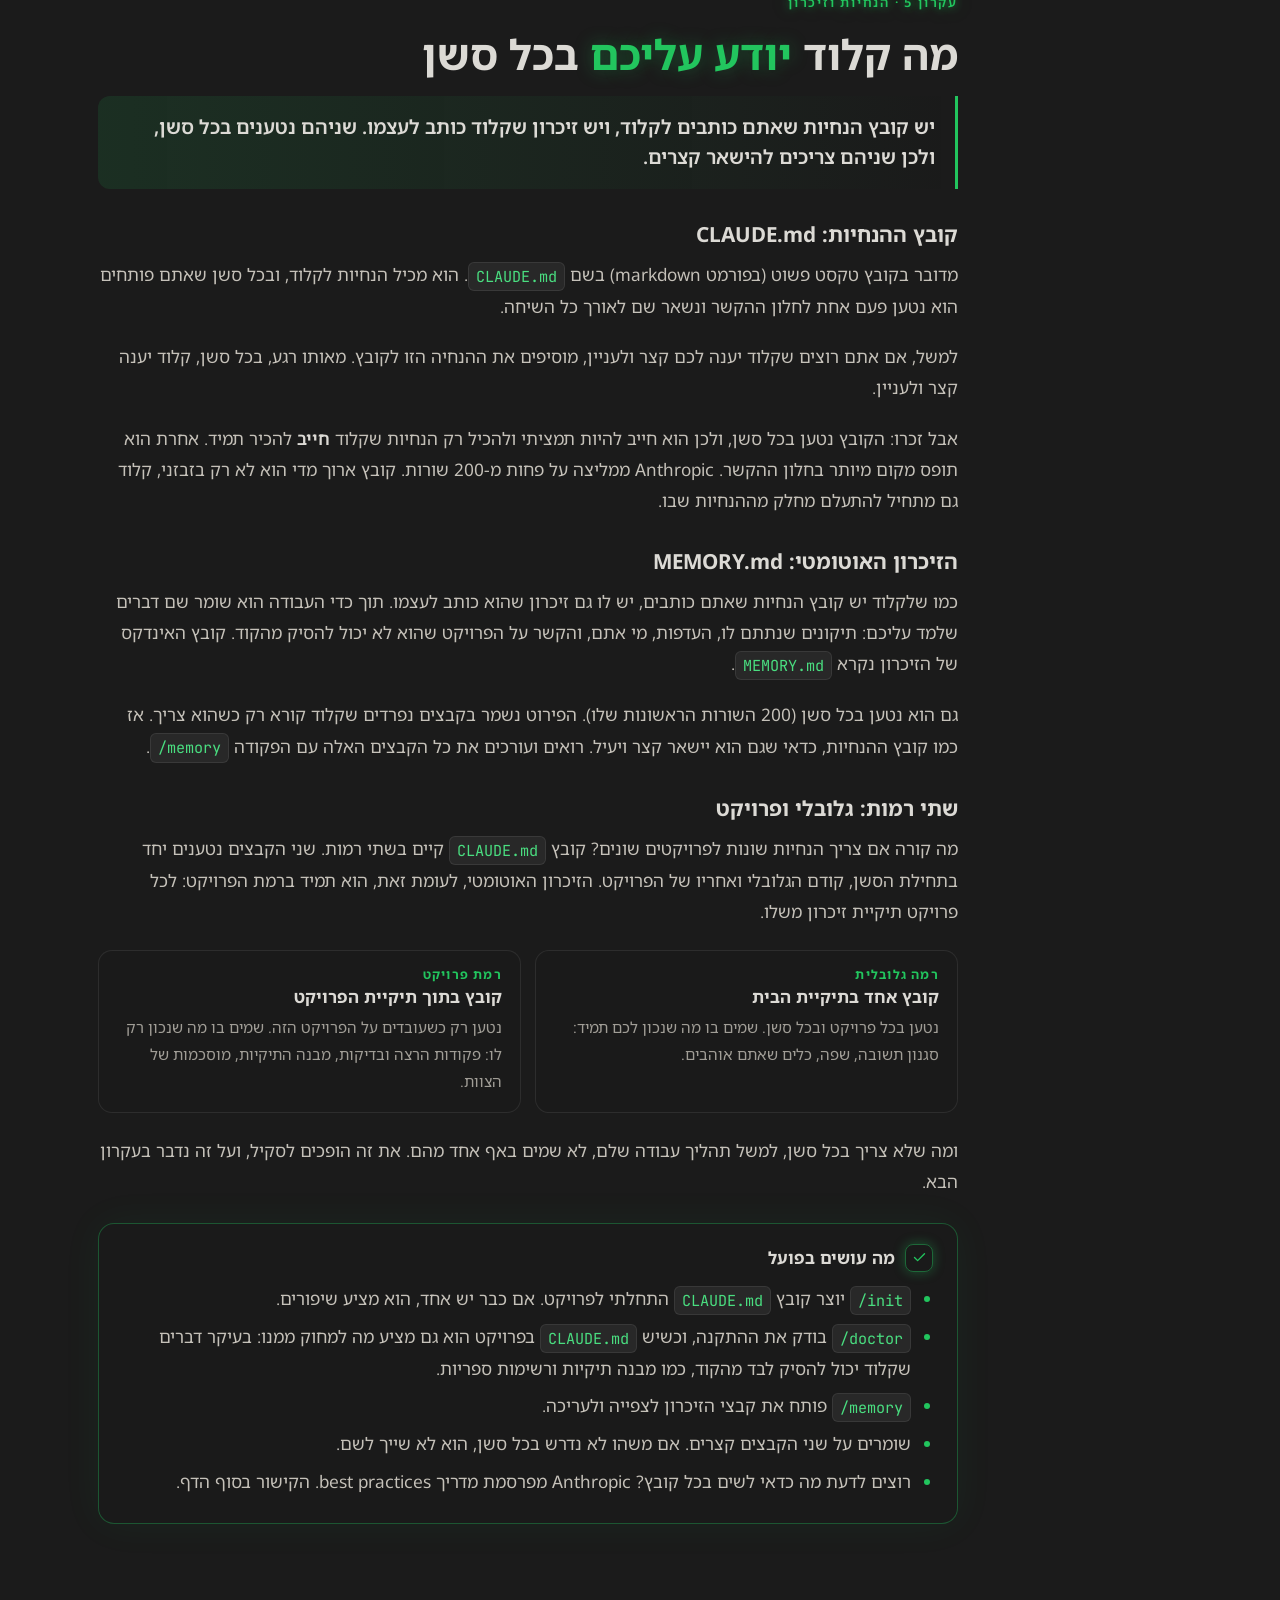
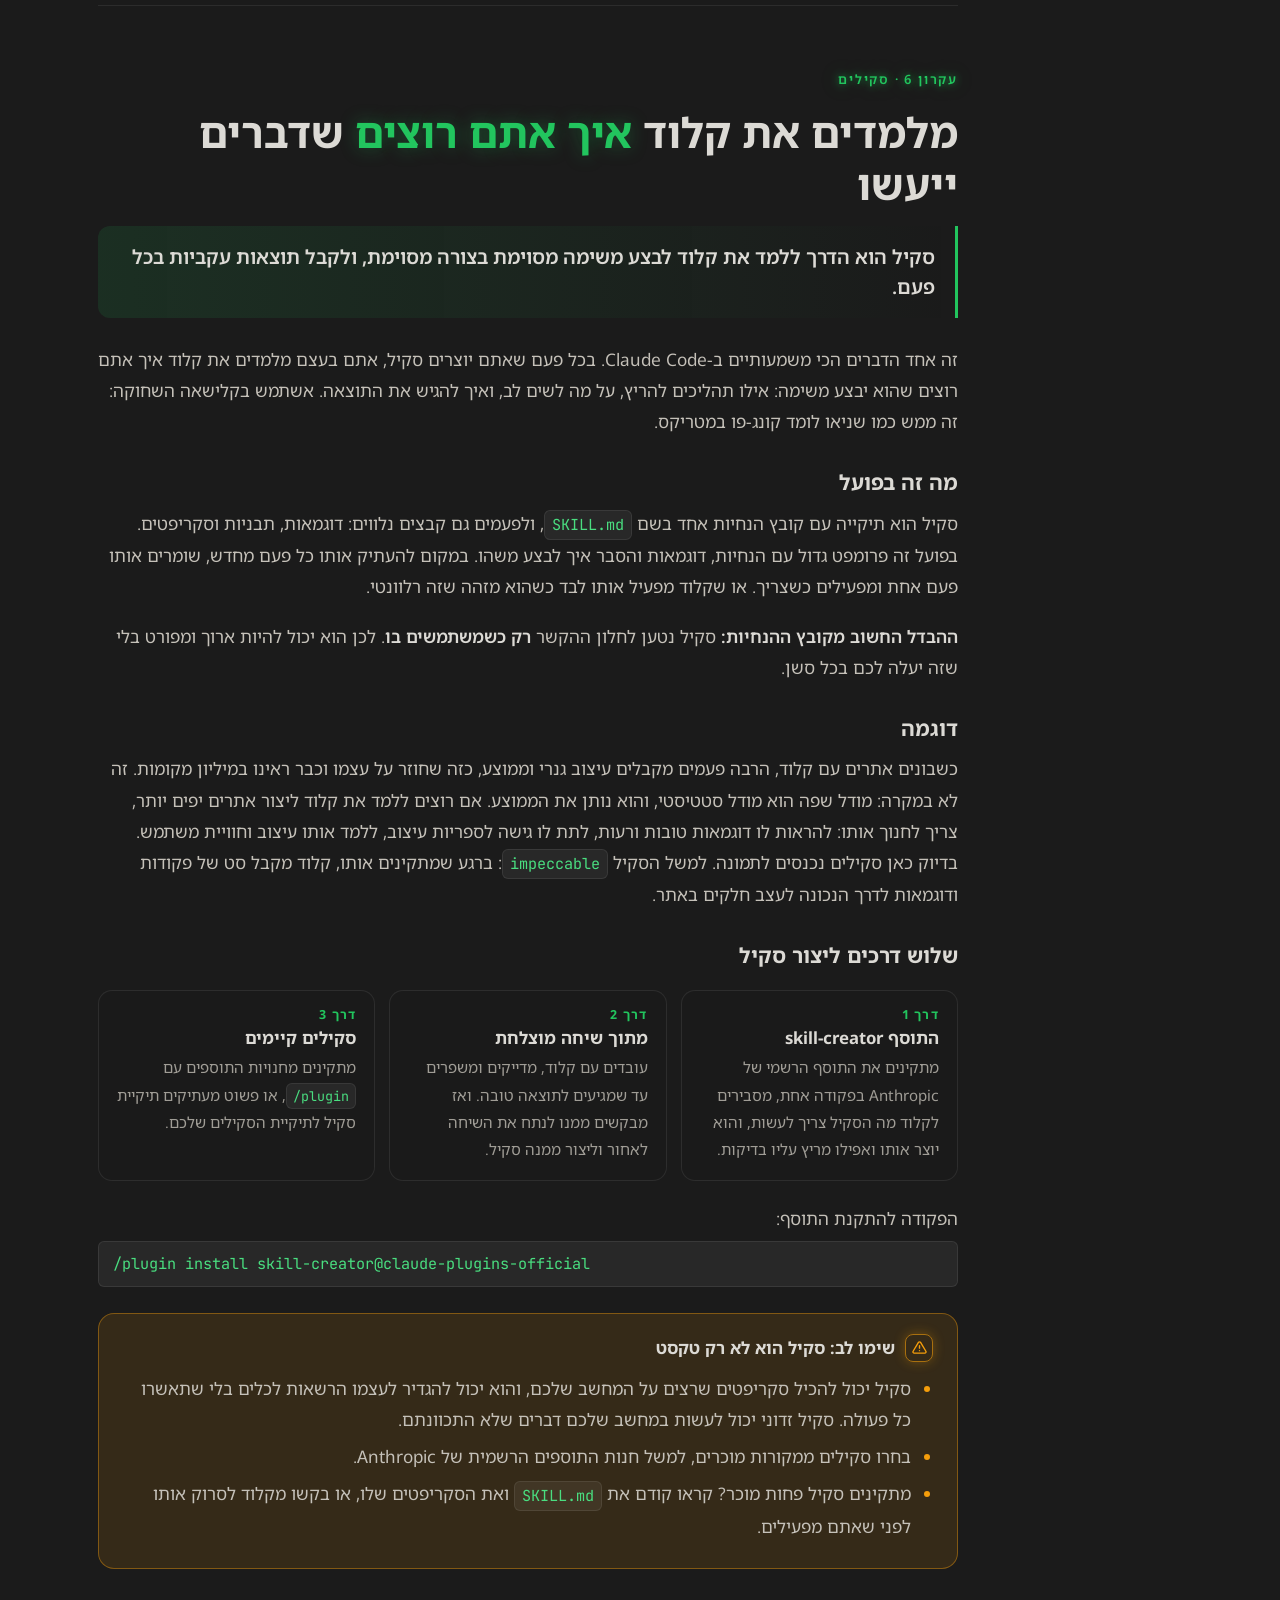
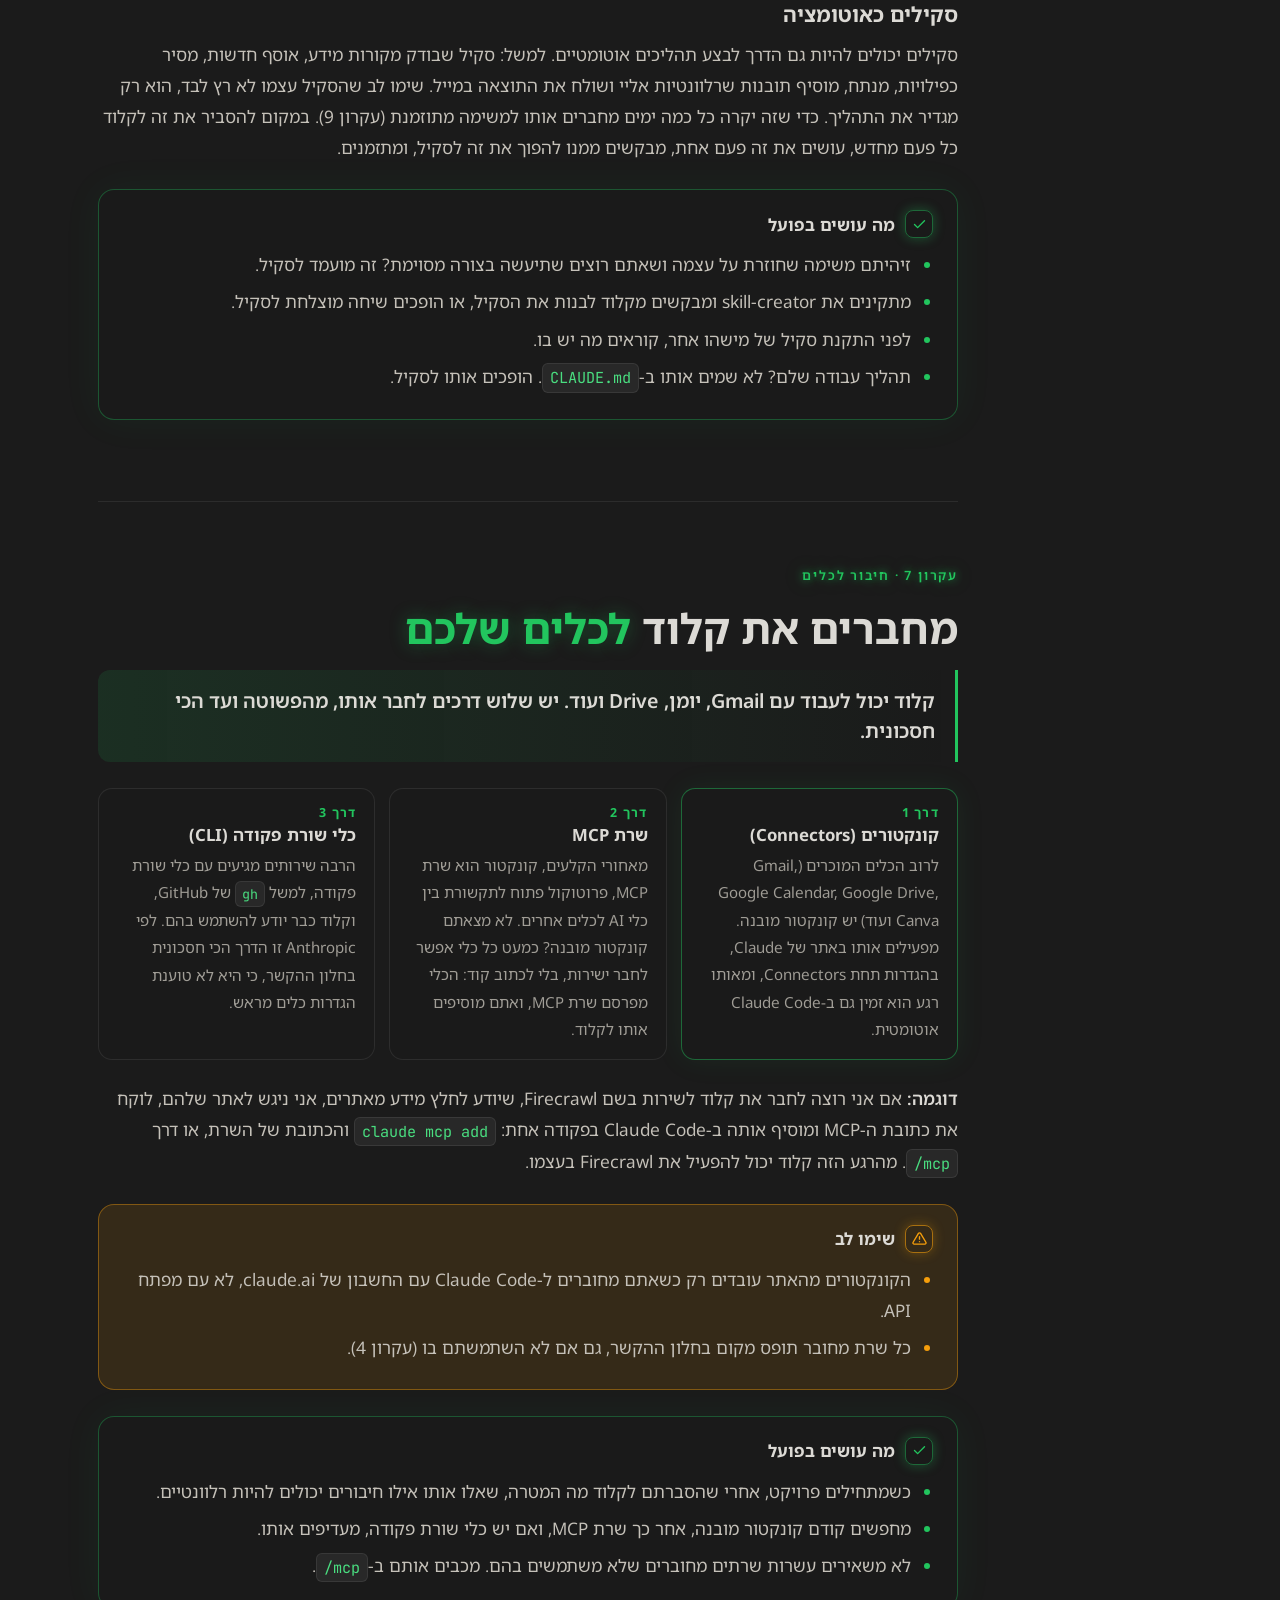
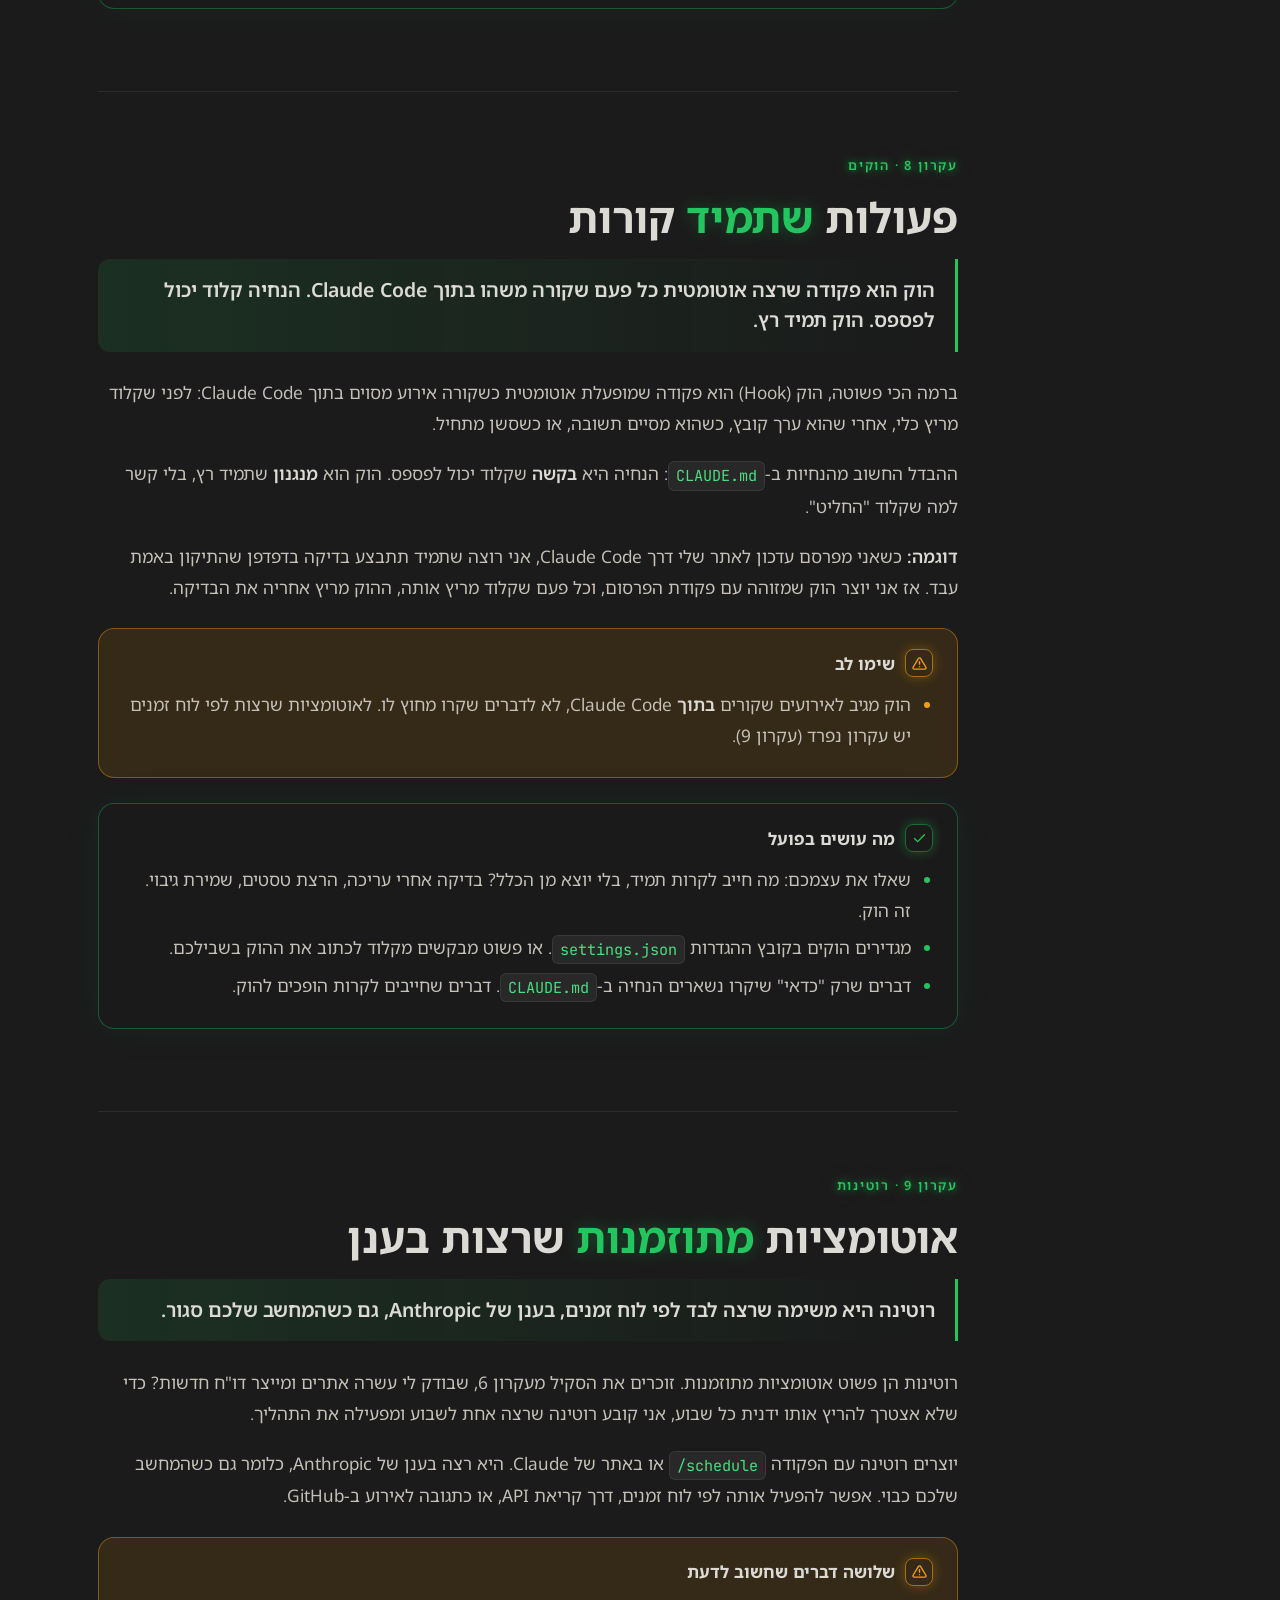
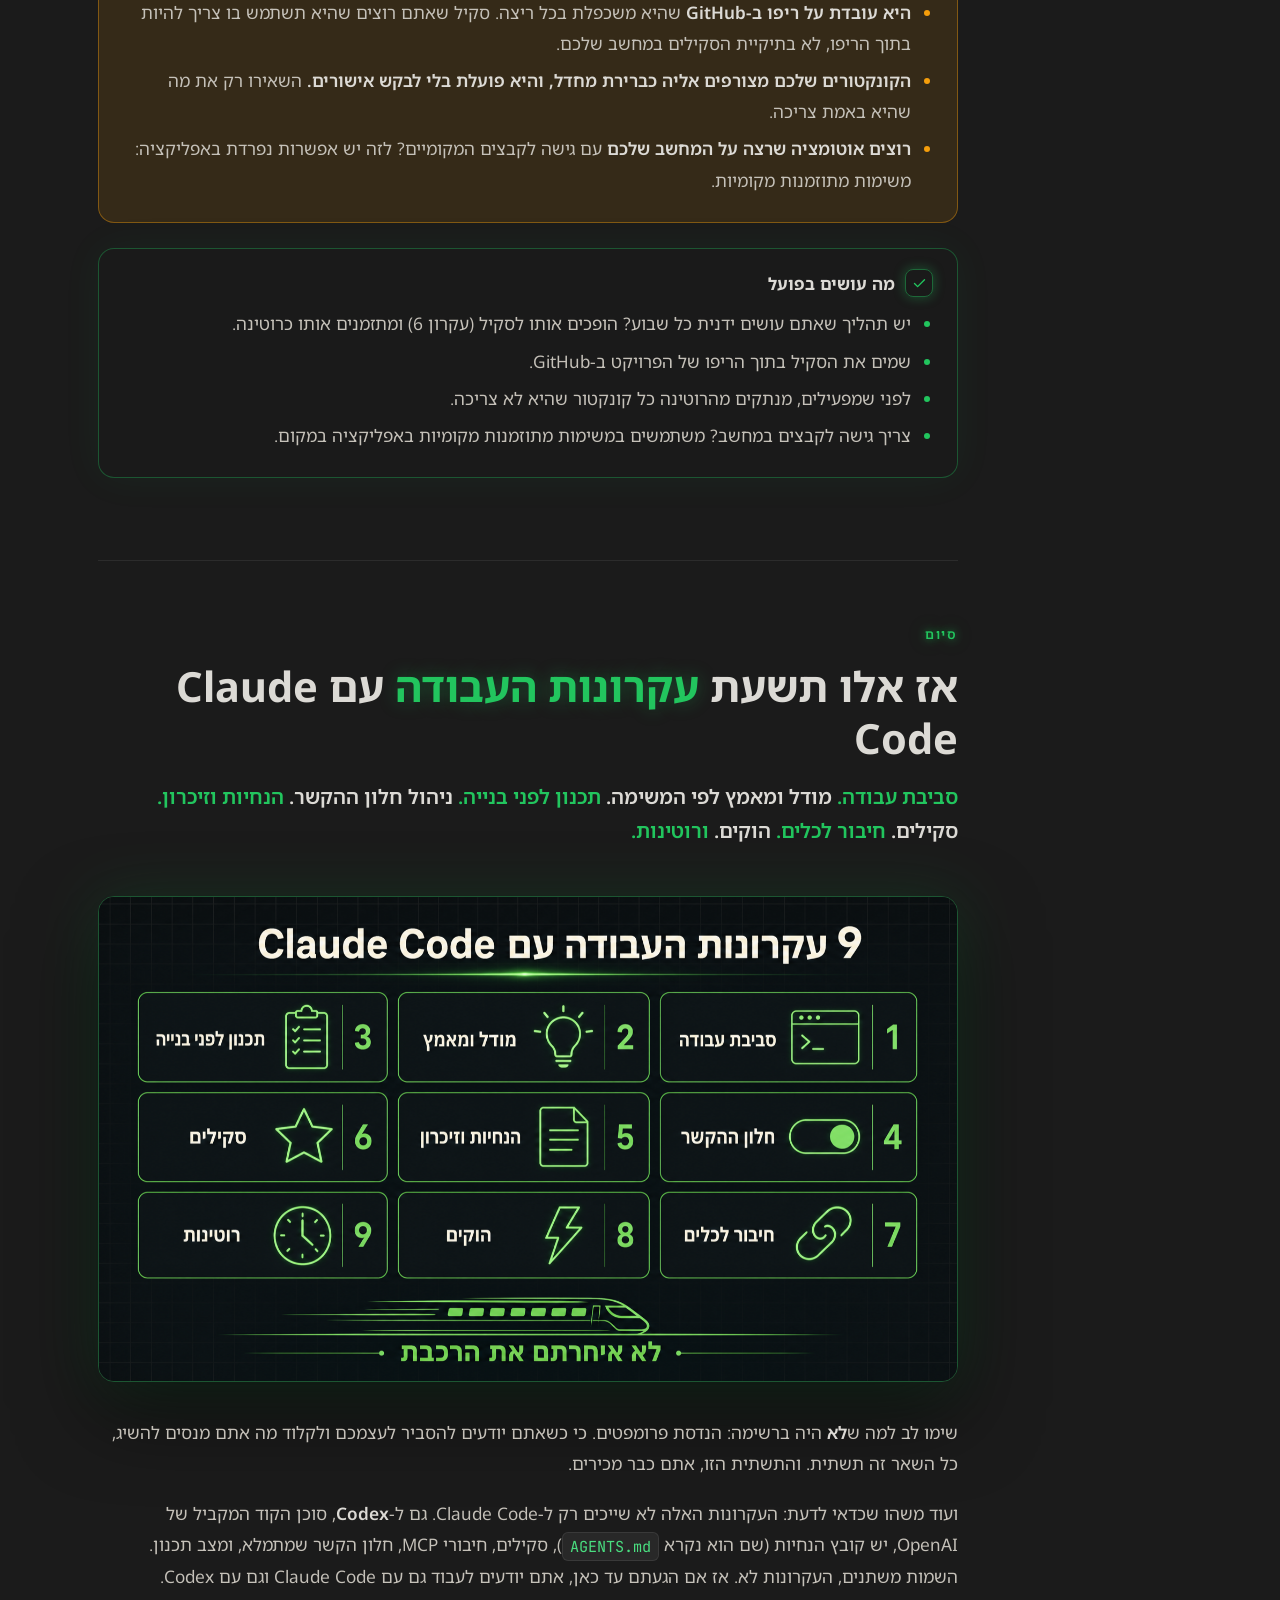
<file: principles.html>
<!DOCTYPE html>
<html lang="he" dir="rtl">
<head>
  <meta charset="UTF-8">
  <meta name="viewport" content="width=device-width, initial-scale=1.0">
  <meta name="robots" content="noindex, nofollow">
  <title>9 עקרונות העבודה עם Claude Code</title>
  <meta name="description" content="המדריך המלא שמלווה את הסרטון: תשעת עקרונות העבודה הנכונה עם Claude Code, בעברית פשוטה וברורה.">
  <meta property="og:title" content="9 עקרונות העבודה עם Claude Code">
  <meta property="og:description" content="סביבת עבודה, מודל ומאמץ, תכנון לפני בנייה, חלון ההקשר, הנחיות וזיכרון, סקילים, חיבור לכלים, הוקים ורוטינות.">
  <meta property="og:image" content="imgs/9-principles-ai.png">
  <meta property="og:type" content="article">
  <link rel="icon" href="imgs/logo.png">
  <link rel="preconnect" href="https://fonts.googleapis.com">
  <link rel="preconnect" href="https://fonts.gstatic.com" crossorigin>
  <link href="https://fonts.googleapis.com/css2?family=Noto+Sans+Hebrew:wght@300;400;500;600;700;800&family=JetBrains+Mono:wght@400;600&display=swap" rel="stylesheet">
  <style>
    :root {
      --bg: #1b1b1b;
      --bg-2: #202020;
      --accent: #22C55E;
      --accent-light: #4ADE80;
      --accent-glow: rgba(34, 197, 94, 0.75);
      --accent-glow2: rgba(34, 197, 94, 0.35);
      --accent-dim: rgba(34, 197, 94, 0.12);
      --text-1: #dcdad5;
      --text-2: #c5c1b9;
      --text-3: #a09d96;
      --border: rgba(255, 255, 255, 0.08);
      --card-bg: rgba(27, 27, 27, 0.6);
      --warn: #F59E0B;
      --warn-dim: rgba(245, 158, 11, 0.12);
      --nav-w: 230px;
      --max: 860px;
    }
    * { box-sizing: border-box; }
    html { scroll-behavior: smooth; }
    @media (prefers-reduced-motion: reduce) { html { scroll-behavior: auto; } }
    body {
      margin: 0;
      background: var(--bg);
      color: var(--text-2);
      font-family: "Noto Sans Hebrew", "Segoe UI", Arial, sans-serif;
      font-size: 1.08rem;
      line-height: 1.8;
      direction: rtl;
      text-align: start;
      -webkit-font-smoothing: antialiased;
      overflow-x: hidden;
    }
    body::before {
      content: "";
      position: fixed; inset: 0; z-index: 0; pointer-events: none;
      background-image: radial-gradient(rgba(255,255,255,0.06) 1px, transparent 1px);
      background-size: 40px 40px;
      animation: gridDrift 8s linear infinite;
    }
    @keyframes gridDrift { from { background-position: 0 0; } to { background-position: 40px 40px; } }
    @media (prefers-reduced-motion: reduce) { body::before { animation: none; } }

    a { color: var(--accent-light); text-decoration: none; }
    a:hover { text-decoration: underline; }
    h1, h2, h3, h4 { color: var(--text-1); line-height: 1.25; margin: 0 0 .6em; font-weight: 700; }
    p { margin: 0 0 1.1em; }
    mark { background: none; color: var(--accent); font-weight: inherit; text-shadow: 0 0 18px var(--accent-glow2); }
    strong { color: var(--text-1); font-weight: 600; }
    code, .cmd {
      font-family: "JetBrains Mono", ui-monospace, Menlo, monospace;
      font-size: .88em;
      direction: ltr; unicode-bidi: isolate; display: inline-block;
      background: rgba(255,255,255,0.06);
      border: 1px solid var(--border);
      border-radius: 6px;
      padding: 0 .45em;
      color: var(--accent-light);
      white-space: nowrap;
      max-width: 100%;
      overflow-x: auto;
      vertical-align: middle;
    }
    [dir="ltr"] { unicode-bidi: isolate; }

    /* ---------- progress bar ---------- */
    #progress { position: fixed; top: 0; right: 0; left: 0; height: 3px; z-index: 50; background: rgba(255,255,255,0.05); }
    #progress-bar { height: 100%; width: 0%; background: linear-gradient(270deg, var(--accent), var(--accent-light)); box-shadow: 0 0 10px var(--accent-glow); }

    /* ---------- layout ---------- */
    .wrap { position: relative; z-index: 1; max-width: 1240px; margin: 0 auto; padding: 0 24px; }
    .layout { display: grid; grid-template-columns: var(--nav-w) minmax(0, 1fr); gap: 48px; align-items: start; }
    .content { max-width: var(--max); min-width: 0; }

    /* ---------- hero ---------- */
    .hero {
      position: relative; z-index: 1;
      min-height: 78vh; display: grid; place-items: center; text-align: center;
      padding: 96px 24px 64px;
      background:
        radial-gradient(ellipse 60% 50% at 50% 30%, rgba(34,197,94,0.14), transparent 70%);
    }
    .hero-inner { max-width: 820px; }
    .eyebrow {
      display: inline-block; font-size: .82rem; font-weight: 600; letter-spacing: .14em; color: var(--accent);
      text-shadow: 0 0 8px var(--accent-glow), 0 0 20px var(--accent-glow2); margin-bottom: 1.2rem;
    }
    .hero h1 { font-size: clamp(2.3rem, 6vw, 4.2rem); font-weight: 800; letter-spacing: -0.01em; line-height: 1.12; }
    .hero .lede { font-size: clamp(1.15rem, 2.2vw, 1.45rem); color: var(--text-2); max-width: 640px; margin: 1.2rem auto 2rem; font-weight: 300; }
    .hero .lede strong { color: var(--accent-light); font-weight: 600; }
    .btns { display: flex; gap: 14px; justify-content: center; flex-wrap: wrap; }
    .btn {
      display: inline-flex; align-items: center; gap: 8px;
      padding: 12px 26px; border-radius: 999px; font-weight: 600; font-size: 1rem;
      border: 1px solid rgba(34,197,94,0.5); color: var(--text-1); background: var(--accent-dim);
      transition: transform .2s, box-shadow .2s, background .2s;
    }
    .btn:hover { text-decoration: none; transform: translateY(-2px); box-shadow: 0 0 24px var(--accent-glow2); background: rgba(34,197,94,0.2); }
    .btn.primary { background: var(--accent); color: #0d0d0d; border-color: var(--accent); box-shadow: 0 0 24px var(--accent-glow2); }
    .btn.primary:hover { background: var(--accent-light); }
    .hero-img { margin: 3rem auto 0; max-width: 520px; width: 100%; border-radius: 18px; border: 1px solid rgba(34,197,94,0.3); box-shadow: 0 0 60px rgba(34,197,94,0.15), 0 30px 80px rgba(0,0,0,.6); }

    /* ---------- sticky nav ---------- */
    .sidenav { position: sticky; top: 32px; padding: 18px 0 18px 18px; border-inline-start: 1px solid var(--border); }
    .sidenav .nav-title { font-size: .78rem; letter-spacing: .12em; color: var(--text-3); font-weight: 600; margin: 0 0 10px 0; padding-inline-start: 14px; }
    .sidenav ol { list-style: none; margin: 0; padding: 0; }
    .sidenav li a {
      display: flex; align-items: center; gap: 10px;
      padding: 7px 14px; border-radius: 10px; color: var(--text-3); font-size: .95rem; font-weight: 500;
      border-inline-start: 2px solid transparent; transition: color .2s, background .2s, border-color .2s;
    }
    .sidenav li a .n { font-size: .75rem; font-weight: 700; color: var(--accent); min-width: 1.2em; opacity: .7; }
    .sidenav li a:hover { color: var(--text-1); background: rgba(255,255,255,0.03); text-decoration: none; }
    .sidenav li a.active { color: var(--text-1); background: var(--accent-dim); border-inline-start-color: var(--accent); }
    .sidenav li a.active .n { opacity: 1; }

    /* mobile top bar */
    .mobilenav { display: none; position: sticky; top: 0; z-index: 40; background: rgba(27,27,27,0.92); backdrop-filter: blur(10px); border-bottom: 1px solid var(--border); }
    .mobilenav .row { display: flex; gap: 6px; overflow-x: auto; padding: 8px 12px; scrollbar-width: none; }
    .mobilenav .row::-webkit-scrollbar { display: none; }
    .mobilenav a { flex: 0 0 auto; padding: 6px 12px; border-radius: 999px; border: 1px solid var(--border); color: var(--text-3); font-size: .85rem; font-weight: 600; white-space: nowrap; }
    .mobilenav a.active { color: #0d0d0d; background: var(--accent); border-color: var(--accent); }

    /* ---------- sections ---------- */
    section { scroll-margin-top: 80px; padding: 56px 0; border-bottom: 1px solid var(--border); }
    section:last-of-type { border-bottom: none; }
    /* Content is visible by default. The class only adds a one-shot entrance animation,
       so nothing can ever stay hidden if JS or the observer does not run. */
    @keyframes riseIn { from { opacity: 0; transform: translateY(18px); } to { opacity: 1; transform: none; } }
    html.js .reveal.in { animation: riseIn .6s cubic-bezier(0.22,1,0.36,1) forwards; }
    @media (prefers-reduced-motion: reduce) { html.js .reveal.in { animation: none; } }

    .label { display: inline-block; font-size: .8rem; font-weight: 600; letter-spacing: .14em; color: var(--accent); margin-bottom: .9rem; text-shadow: 0 0 8px var(--accent-glow), 0 0 20px var(--accent-glow2); }
    section h2 { font-size: clamp(1.8rem, 4vw, 2.6rem); margin-bottom: 1rem; }
    section h3 { font-size: 1.3rem; margin-top: 2rem; color: var(--text-1); }
    .oneliner {
      font-size: 1.22rem; font-weight: 600; color: var(--text-1); line-height: 1.55;
      padding: 16px 20px; margin: 0 0 1.6rem;
      border-inline-start: 3px solid var(--accent); background: linear-gradient(270deg, transparent, var(--accent-dim));
      border-radius: 0 12px 12px 0;
    }
    [dir="rtl"] .oneliner { border-radius: 12px 0 0 12px; }

    /* boxes */
    .box { border: 1px solid var(--border); background: var(--card-bg); border-radius: 16px; padding: 20px 24px; margin: 1.6rem 0; }
    .box h4 { font-size: 1.05rem; margin: 0 0 .7rem; display: flex; align-items: center; gap: 10px; }
    .box h4 .ic { width: 28px; height: 28px; border-radius: 8px; display: grid; place-items: center; border: 1px solid rgba(34,197,94,0.45); box-shadow: 0 0 12px var(--accent-glow2); flex: none; }
    .box h4 .ic svg { width: 15px; height: 15px; fill: none; stroke: var(--accent); stroke-width: 2.2; stroke-linecap: round; stroke-linejoin: round; }
    .box ul, .box ol { margin: 0; padding-inline-start: 1.3em; }
    .box li { margin: .35em 0; }
    .box li::marker { color: var(--accent); }
    .box.do { border-color: rgba(34,197,94,0.35); box-shadow: 0 0 40px rgba(34,197,94,0.06); }
    .box.warn { border-color: rgba(245,158,11,0.4); background: var(--warn-dim); }
    .box.warn h4 .ic { border-color: rgba(245,158,11,0.6); box-shadow: 0 0 12px rgba(245,158,11,0.3); }
    .box.warn h4 .ic svg { stroke: var(--warn); }
    .box.warn li::marker { color: var(--warn); }
    .box.tip { border-style: dashed; }

    /* tables */
    .tbl { overflow-x: auto; margin: 1.4rem 0; border: 1px solid var(--border); border-radius: 14px; }
    table { width: 100%; border-collapse: collapse; font-size: .98rem; min-width: 560px; }
    th, td { padding: 12px 14px; text-align: start; border-bottom: 1px solid var(--border); vertical-align: top; }
    th { color: var(--accent); font-weight: 600; font-size: .85rem; letter-spacing: .06em; background: rgba(255,255,255,0.03); }
    tr:last-child td { border-bottom: none; }
    td strong { color: var(--text-1); }
.tbl-hint { display: none; font-size: .85rem; color: var(--text-3); margin: 0 0 .4rem; }
    @media (max-width: 760px) { .tbl-hint { display: block; } }
    .num { direction: ltr; unicode-bidi: isolate; font-family: "JetBrains Mono", monospace; font-size: .9em; }

    /* cards grid */
    .cards { display: grid; grid-template-columns: repeat(3, 1fr); gap: 14px; margin: 1.4rem 0; }
    .cards.two { grid-template-columns: repeat(2, 1fr); }
    .card { background: var(--card-bg); border: 1px solid var(--border); border-radius: 14px; padding: 16px 18px; }
    .card h4 { margin: 0 0 .4rem; font-size: 1.05rem; }
    .card h4 .k { color: var(--accent); font-size: .78rem; font-weight: 700; letter-spacing: .1em; display: block; margin-bottom: 4px; }
    .card p { margin: 0; font-size: .95rem; color: var(--text-3); }
    .card.hl { border-color: rgba(34,197,94,0.45); box-shadow: 0 0 30px rgba(34,197,94,0.08); }

    /* effort scale */
    .scale { display: flex; align-items: center; gap: 8px; margin: 1rem 0 1.4rem; direction: ltr; }
    .scale span { flex: 1; text-align: center; padding: 9px 6px; border-radius: 10px; border: 1px solid var(--border); font-family: "JetBrains Mono", monospace; font-size: .85rem; color: var(--text-3); background: var(--card-bg); }
    .scale span.def { color: var(--text-1); border-color: var(--accent); box-shadow: 0 0 16px var(--accent-glow2); position: relative; }
    .scale span.def::after { content: "ברירת מחדל"; position: absolute; top: -20px; left: 50%; transform: translateX(-50%); font-family: "Noto Sans Hebrew", sans-serif; font-size: .7rem; color: var(--accent); white-space: nowrap; }

    /* TOC grid */
    .p9-grid { display: grid; grid-template-columns: repeat(3, 1fr); gap: 14px; margin-top: 1.4rem; }
    .p9-cell {
      position: relative; background: var(--card-bg); border: 1px solid var(--border); border-radius: 14px; padding: 16px 16px 14px;
      display: grid; grid-template-columns: auto 1fr; grid-template-rows: auto auto; column-gap: 12px; align-items: center;
      color: inherit; transition: border-color .25s, transform .25s, box-shadow .25s;
    }
    .p9-cell:hover { border-color: rgba(34,197,94,0.55); transform: translateY(-2px); box-shadow: 0 0 24px rgba(34,197,94,0.12); text-decoration: none; }
    .p9-num { position: absolute; top: 8px; inset-inline-end: 12px; font-size: .75rem; font-weight: 700; color: var(--accent); letter-spacing: .1em; }
    .p9-ic { grid-row: 1 / span 2; width: 46px; height: 46px; border-radius: 12px; border: 1px solid rgba(34,197,94,0.45); display: grid; place-items: center; box-shadow: 0 0 14px var(--accent-glow2); }
    .p9-ic svg { width: 24px; height: 24px; fill: none; stroke: var(--accent); stroke-width: 2; stroke-linecap: round; stroke-linejoin: round; }
    .p9-name { font-size: 1.1rem; font-weight: 700; color: var(--text-1); line-height: 1.25; }
    .p9-sub { font-size: .8rem; color: var(--text-3); font-weight: 300; margin-top: 3px; line-height: 1.4; }

    /* summary */
    .recap { font-size: 1.25rem; font-weight: 600; color: var(--text-1); line-height: 1.7; }
    .recap span { color: var(--accent); }
    blockquote.big {
      margin: 2.4rem 0; padding: 28px 32px; text-align: center;
      font-size: clamp(1.4rem, 3vw, 2rem); font-weight: 700; color: var(--text-1); line-height: 1.4;
      border: 1px solid rgba(34,197,94,0.3); border-radius: 20px; background: var(--card-bg);
      box-shadow: 0 0 60px rgba(34,197,94,0.1);
    }
    blockquote.big mark { text-shadow: 0 0 20px var(--accent-glow); }
    .infographic { width: 100%; border-radius: 16px; border: 1px solid rgba(34,197,94,0.35); box-shadow: 0 0 60px rgba(34,197,94,0.15), 0 30px 80px rgba(0,0,0,.6); margin: 1.6rem 0; }

    /* resources */
    .res-group { margin-bottom: 1.6rem; }
    .res-group h3 { margin-top: 0; font-size: 1.1rem; color: var(--accent); }
    .res-group ul { list-style: none; padding: 0; margin: 0; }
    .res-group li { padding: 10px 0; border-bottom: 1px solid var(--border); display: flex; flex-wrap: wrap; gap: 4px 12px; align-items: baseline; }
    .res-group li:last-child { border-bottom: none; }
    .res-group li a { font-weight: 600; color: var(--text-1); }
    .res-group li a:hover { color: var(--accent-light); }
    .res-group li .d { color: var(--text-3); font-size: .92rem; }
    .res-group li .ph { color: var(--text-3); font-style: italic; font-size: .9rem; }

    /* footer */
    footer { position: relative; z-index: 1; border-top: 1px solid var(--border); margin-top: 40px; padding: 40px 24px 60px; text-align: center; color: var(--text-3); font-size: .95rem; }
    footer img { width: 64px; height: 64px; border-radius: 16px; margin-bottom: 12px; border: 1px solid rgba(34,197,94,0.35); box-shadow: 0 0 20px var(--accent-glow2); }
    footer .name { color: var(--text-1); font-weight: 700; font-size: 1.1rem; margin-bottom: 4px; }
    footer .links { display: flex; gap: 20px; justify-content: center; margin: 12px 0 8px; flex-wrap: wrap; }
    footer .links a { font-weight: 600; }

    /* back to top */
    #totop {
      position: fixed; bottom: 24px; inset-inline-start: 24px; z-index: 45;
      width: 46px; height: 46px; border-radius: 50%; border: 1px solid rgba(34,197,94,0.5);
      background: rgba(27,27,27,0.9); color: var(--accent); display: grid; place-items: center; cursor: pointer;
      opacity: 0; pointer-events: none; transition: opacity .3s; box-shadow: 0 0 20px var(--accent-glow2);
    }
    #totop.show { opacity: 1; pointer-events: auto; }
    #totop svg { width: 20px; height: 20px; fill: none; stroke: currentColor; stroke-width: 2.2; stroke-linecap: round; stroke-linejoin: round; }

    /* ---------- responsive ---------- */
    @media (max-width: 960px) {
      .layout { grid-template-columns: minmax(0, 1fr); gap: 0; }
      .sidenav { display: none; }
      .mobilenav { display: block; }
      section { scroll-margin-top: 64px; }
    }
    @media (max-width: 760px) {
      body { font-size: 1.02rem; }
      .cards, .cards.two, .p9-grid { grid-template-columns: 1fr; }
      .box { padding: 16px 18px; }
      .hero { min-height: 60vh; padding-top: 72px; }
      table { min-width: 480px; }
      .scale { flex-wrap: wrap; }
      .scale span { flex: 1 1 30%; }
    }
  </style>
</head>
<body>
  <script>document.documentElement.classList.add('js');</script>
  <div id="progress"><div id="progress-bar"></div></div>

  <!-- ================= HERO ================= -->
  <header class="hero">
    <div class="hero-inner">
      <span class="eyebrow">CLAUDE CODE · המדריך שמלווה את הסרטון</span>
      <h1>9 עקרונות העבודה<br>עם <mark>Claude Code</mark></h1>
      <p class="lede">כל מה שצריך לדעת כדי להתחיל לעבוד עם Claude Code, בעברית פשוטה. בלי קורסים, בלי הנדסת פרומפטים.<br><strong>לא איחרתם את הרכבת.</strong></p>
      <div class="btns">
        <a class="btn primary" href="#toc">לתשעת העקרונות</a>
        <a class="btn" id="video-btn" href="https://www.youtube.com/channel/UCdz7iR7sYg2gevHXEyeeM1Q" target="_blank" rel="noopener" data-video-url="">לצפייה בסרטון ביוטיוב</a>
      </div>
      <img class="hero-img" src="imgs/train-neon.png" alt="רכבת בניאון ירוק">
    </div>
  </header>

  <!-- ================= MOBILE NAV ================= -->
  <nav class="mobilenav" aria-label="ניווט מהיר">
    <div class="row">
      <a href="#intro" data-nav="intro">הקדמה</a>
      <a href="#p1" data-nav="p1">1</a>
      <a href="#p2" data-nav="p2">2</a>
      <a href="#p3" data-nav="p3">3</a>
      <a href="#p4" data-nav="p4">4</a>
      <a href="#p5" data-nav="p5">5</a>
      <a href="#p6" data-nav="p6">6</a>
      <a href="#p7" data-nav="p7">7</a>
      <a href="#p8" data-nav="p8">8</a>
      <a href="#p9" data-nav="p9">9</a>
      <a href="#summary" data-nav="summary">סיום</a>
      <a href="#resources" data-nav="resources">מקורות</a>
    </div>
  </nav>

  <div class="wrap">
    <div class="layout">

      <!-- ================= SIDE NAV ================= -->
      <aside class="sidenav" aria-label="תוכן העניינים">
        <p class="nav-title">בדף הזה</p>
        <ol>
          <li><a href="#intro" data-nav="intro"><span class="n">·</span>הקדמה</a></li>
          <li><a href="#p1" data-nav="p1"><span class="n">1</span>סביבת עבודה</a></li>
          <li><a href="#p2" data-nav="p2"><span class="n">2</span>מודל ומאמץ</a></li>
          <li><a href="#p3" data-nav="p3"><span class="n">3</span>תכנון לפני בנייה</a></li>
          <li><a href="#p4" data-nav="p4"><span class="n">4</span>חלון ההקשר</a></li>
          <li><a href="#p5" data-nav="p5"><span class="n">5</span>הנחיות וזיכרון</a></li>
          <li><a href="#p6" data-nav="p6"><span class="n">6</span>סקילים</a></li>
          <li><a href="#p7" data-nav="p7"><span class="n">7</span>חיבור לכלים</a></li>
          <li><a href="#p8" data-nav="p8"><span class="n">8</span>הוקים</a></li>
          <li><a href="#p9" data-nav="p9"><span class="n">9</span>רוטינות</a></li>
          <li><a href="#summary" data-nav="summary"><span class="n">·</span>סיום</a></li>
          <li><a href="#resources" data-nav="resources"><span class="n">·</span>קישורים ומקורות</a></li>
        </ol>
      </aside>

      <main class="content">

        <!-- ================= INTRO ================= -->
        <section id="intro" class="reveal">
          <span class="label">הקדמה</span>
          <h2>למי הדף הזה, <mark>ומה תדעו בסופו</mark></h2>
          <p>לאחרונה אני פוגש לא מעט אנשים שמרגישים שהם איחרו את הרכבת עם Claude Code ונשארו מאחור. אז קודם כל, אנחנו בישראל. התחבורה הציבורית פה לא משהו :)</p>
          <p>הדף הזה מלווה את הסרטון ועובר על כל מה שצריך לדעת כדי לעבוד עם Claude Code. הרעיון פשוט: כל עוד אתם יודעים להסביר לעצמכם ולקלוד מה אתם מנסים להשיג, ממש לא איחרתם שום דבר. כל השאר הוא תשתית, ואת התשתית הזו תכירו כאן.</p>
          <p>הדף בנוי מתשעה עקרונות. כל עקרון מקבל סעיף משלו: הסבר קצר בשפה פשוטה, קופסת <strong>"מה עושים בפועל"</strong> עם צעדים מעשיים, ולפעמים גם <strong>"שימו לב"</strong> עם דברים שכדאי להיזהר מהם. אפשר לקרוא מההתחלה עד הסוף, או לקפוץ ישר לעקרון שמעניין אתכם דרך תוכן העניינים.</p>
          <p>מילה אחת לפני שמתחילים: <strong>Claude Code</strong> הוא סוכן קוד של חברת Anthropic. הוא לא רק כותב קוד, הוא יכול לחקור, לקרוא ולערוך קבצים, להריץ פקודות, להתחבר לכלים שלכם ולבצע משימות שלמות מקצה לקצה. הדף מתאים גם למי שאף פעם לא כתב שורת קוד.</p>
        </section>

        <!-- ================= TOC ================= -->
        <section id="toc" class="reveal">
          <span class="label">תוכן העניינים</span>
          <h2>תשעת <mark>העקרונות</mark></h2>
          <p>לחצו על עקרון כדי לקפוץ אליו.</p>
          <div class="p9-grid">
            <a class="p9-cell" href="#p1"><div class="p9-num">1</div><div class="p9-ic"><svg viewBox="0 0 24 24"><rect x="3" y="4" width="18" height="14" rx="2"/><polyline points="7 9 10 12 7 15"/><line x1="12" y1="15" x2="17" y2="15"/></svg></div><div class="p9-name">סביבת עבודה</div><div class="p9-sub">טרמינל · אפליקציה · IDE</div></a>
            <a class="p9-cell" href="#p2"><div class="p9-num">2</div><div class="p9-ic"><svg viewBox="0 0 24 24"><path d="M12 2a7 7 0 0 0-4 12.7V17h8v-2.3A7 7 0 0 0 12 2z"/><line x1="9" y1="21" x2="15" y2="21"/></svg></div><div class="p9-name">מודל ומאמץ</div><div class="p9-sub"><span dir="ltr">Haiku ← Fable, low ← max</span></div></a>
            <a class="p9-cell" href="#p3"><div class="p9-num">3</div><div class="p9-ic"><svg viewBox="0 0 24 24"><path d="M9 2h6l1 3h4v15H4V5h4z"/><line x1="8" y1="11" x2="16" y2="11"/><line x1="8" y1="15" x2="13" y2="15"/></svg></div><div class="p9-name">תכנון לפני בנייה</div><div class="p9-sub">מצב Plan קודם</div></a>
            <a class="p9-cell" href="#p4"><div class="p9-num">4</div><div class="p9-ic"><svg viewBox="0 0 24 24"><rect x="3" y="7" width="18" height="10" rx="5"/><rect x="5" y="9" width="8" height="6" rx="3"/></svg></div><div class="p9-name">חלון ההקשר</div><div class="p9-sub"><span dir="ltr">/clear · /compact · /context</span></div></a>
            <a class="p9-cell" href="#p5"><div class="p9-num">5</div><div class="p9-ic"><svg viewBox="0 0 24 24"><path d="M4 4h12l4 4v12H4z"/><line x1="8" y1="12" x2="16" y2="12"/><line x1="8" y1="16" x2="14" y2="16"/></svg></div><div class="p9-name">הנחיות וזיכרון</div><div class="p9-sub"><span dir="ltr">CLAUDE.md · MEMORY.md</span></div></a>
            <a class="p9-cell" href="#p6"><div class="p9-num">6</div><div class="p9-ic"><svg viewBox="0 0 24 24"><polygon points="12 2 15 9 22 9.5 17 14.5 18.5 22 12 18 5.5 22 7 14.5 2 9.5 9 9"/></svg></div><div class="p9-name">סקילים</div><div class="p9-sub">SKILL.md, נטען רק כשצריך</div></a>
            <a class="p9-cell" href="#p7"><div class="p9-num">7</div><div class="p9-ic"><svg viewBox="0 0 24 24"><path d="M10 13a5 5 0 0 0 7 0l3-3a5 5 0 0 0-7-7l-1 1"/><path d="M14 11a5 5 0 0 0-7 0l-3 3a5 5 0 0 0 7 7l1-1"/></svg></div><div class="p9-name">חיבור לכלים</div><div class="p9-sub"><span dir="ltr">Connector · MCP · CLI</span></div></a>
            <a class="p9-cell" href="#p8"><div class="p9-num">8</div><div class="p9-ic"><svg viewBox="0 0 24 24"><polyline points="13 2 3 14 12 14 11 22 21 10 12 10 13 2"/></svg></div><div class="p9-name">הוקים</div><div class="p9-sub">תמיד רץ, לא רק מבקש</div></a>
            <a class="p9-cell" href="#p9"><div class="p9-num">9</div><div class="p9-ic"><svg viewBox="0 0 24 24"><circle cx="12" cy="12" r="9"/><polyline points="12 7 12 12 15 14"/></svg></div><div class="p9-name">רוטינות</div><div class="p9-sub"><span dir="ltr">/schedule</span>, רץ בענן</div></a>
          </div>
        </section>

        <!-- ================= P1 ================= -->
        <section id="p1" class="principle reveal">
          <span class="label">עקרון 1 · סביבת עבודה</span>
          <h2>איפה <mark>עובדים</mark> עם Claude Code</h2>
          <p class="oneliner">Claude Code הוא אותו כלי בכל מקום. יש שלוש דרכים להפעיל אותו, ואתם בוחרים את זו שנוחה לכם.</p>
          <p>הדבר הראשון שכדאי להבין הוא שאין "מקום נכון" לעבוד בו. אחרי שמתקינים את Claude Code במחשב (קישור להתקנה בסוף הדף), אפשר לעבוד איתו בשלוש דרכים שונות. בכולן זה אותו קלוד, עם אותן יכולות, אותם קבצים ואותו זיכרון. ההבדל הוא רק בממשק.</p>
          <div class="cards">
            <div class="card"><h4><span class="k">דרך 1</span>טרמינל</h4><p>חלון שורת הפקודה של המחשב. מקלידים <code>claude</code> ומתחילים לדבר איתו. הכי מהיר, הכי "נקי", ומתאים למי שמרגיש בנוח עם טקסט.</p></div>
            <div class="card"><h4><span class="k">דרך 2</span>אפליקציית שולחן העבודה</h4><p>אפליקציה של Claude למחשב. יש בה מצב צ'אט שעובד בענן, מצב Cowork שעובד על קבצים במחשב שלכם, ומצב Claude Code. הכי נוחה למי שלא רגיל לטרמינל.</p></div>
            <div class="card"><h4><span class="k">דרך 3</span>סביבת פיתוח (IDE)</h4><p>תוסף לתוכנות כמו VS Code, Cursor או Antigravity. קלוד יושב בתוך העורך, רואה את הקבצים שפתוחים לכם ומציע שינויים ישירות בקוד.</p></div>
          </div>
          <div class="box do">
            <h4><span class="ic"><svg viewBox="0 0 24 24"><polyline points="20 6 9 17 4 12"/></svg></span>מה עושים בפועל</h4>
            <ul>
              <li>מתקינים את Claude Code פעם אחת לפי ההוראות של Anthropic.</li>
              <li>לא מתכנתים? התחילו מאפליקציית שולחן העבודה. היא הכי ידידותית.</li>
              <li>מתכנתים? נסו את התוסף לסביבת הפיתוח שלכם, ואת הטרמינל למשימות מהירות.</li>
              <li>בטרמינל, שתי פקודות בסיסיות מספיקות להתמצאות: <code>cd</code> (מעבר לתיקייה) ו-<code>ls</code> (רשימת הקבצים בתיקייה).</li>
            </ul>
          </div>
        </section>

        <!-- ================= P2 ================= -->
        <section id="p2" class="principle reveal">
          <span class="label">עקרון 2 · מודלים ורמת מאמץ</span>
          <h2>איזה <mark>מודל</mark> ואיזו <mark>רמת מאמץ</mark> לכל משימה</h2>
          <p class="oneliner">מודל חזק יותר ומאמץ גבוה יותר לא תמיד שווים תוצאה טובה יותר. הם כמעט תמיד שווים יותר כסף ויותר זמן.</p>

          <h3>המודלים</h3>
          <p>נכון להיום יש ב-Claude ארבעה מודלים. גם אם יתווספו מודלים חדשים, הרעיון לא משתנה: יש מודל קטן ומהיר, מודל מאוזן לעבודה השוטפת, ומודלים חזקים לחשיבה עמוקה. המחירים בטבלה הם לכל מיליון טוקנים (על טוקנים נדבר בעקרון 4), קלט ופלט.</p>
          <p class="tbl-hint">גללו את הטבלה הצידה כדי לראות את כל העמודות ←</p>
          <div class="tbl">
            <table>
              <thead><tr><th>מודל</th><th>מה הוא</th><th>למה הוא טוב</th><th>מחיר (קלט / פלט)</th><th>חלון הקשר</th></tr></thead>
              <tbody>
                <tr><td><strong>Haiku 4.5</strong></td><td>הקטן, המהיר והזול ביותר</td><td>מענה על שאלות, סיווג, תת-משימות של סוכני עזר. משימות שלא צריכות הרבה כוח חישוב.</td><td class="num">$1 / $5</td><td class="num">200K</td></tr>
                <tr><td><strong>Sonnet 5</strong></td><td>סוס העבודה של Claude Code</td><td>רוב העבודה השוטפת: כתיבת קוד, חיפוש מידע, ניסוח טקסטים. מהיר, ובדרך כלל בדיוק מה שצריך לביצוע.</td><td class="num">$2 / $10</td><td class="num">1M</td></tr>
                <tr><td><strong>Opus 5</strong></td><td>חשיבה עמוקה יותר</td><td>תכנון אפליקציות וכלים, פתרון בעיות קשות. לא צורך יותר טוקנים מ-Sonnet, אבל כל טוקן עולה פי שניים וחצי.</td><td class="num">$5 / $25</td><td class="num">1M</td></tr>
                <tr><td><strong>Fable 5.1</strong></td><td>מודל הדגל, הכי חזק שזמין לכולם</td><td>משימות מורכבות וארוכות: סקירת מערכות שלמות, איתור בעיות באיך שהן עובדות, שינויים גדולים בקוד. החשיבה שלו תמיד דולקת.</td><td class="num">$10 / $50</td><td class="num">1M</td></tr>
              </tbody>
            </table>
          </div>
          <p>חשוב להבין: כל ארבעת המודלים יודעים "לחשוב" לפני שהם עונים, כלומר לפרק בעיה למרכיבים לפני שהם פותרים אותה. מה שמבדיל את Opus ו-Fable הוא העומק והאיכות של החשיבה הזו.</p>
          <p>אגב, ל-Fable יש אח תאום בשם <strong>Mythos</strong>: אותו מודל בדיוק, בלי מגבלות הבטיחות בתחום הסייבר, וזמין רק לארגונים מאושרים. אז אם שמעתם על קלוד שמאתר פרצות אבטחה, זה Mythos ולא Fable.</p>

          <h3>רמת המאמץ</h3>
          <p>בכל מודל אפשר לקבוע רמת מאמץ. ככל שהמאמץ גבוה יותר, המודל חושב יותר זמן, מוציא יותר טוקנים על החשיבה, ובדרך כלל מגיע לתוצאה טובה יותר. אבל לא תמיד: לפעמים ההבדל באיכות ממש קטן, והעלות הגבוהה פשוט לא משתלמת.</p>
          <div class="scale"><span>low</span><span>medium</span><span>high</span><span class="def">xhigh</span><span>max</span></div>
          <p>ברירת המחדל של Claude Code היא <code>xhigh</code>. ההבדל באיכות בינה לבין <code>max</code> בדרך כלל קטן. ההבדל בזמן ובטוקנים לא.</p>
          <div class="box warn">
            <h4><span class="ic"><svg viewBox="0 0 24 24"><path d="M12 9v4"/><path d="M12 17h.01"/><path d="M10.3 3.9 1.8 18a2 2 0 0 0 1.7 3h17a2 2 0 0 0 1.7-3L13.7 3.9a2 2 0 0 0-3.4 0z"/></svg></span>שימו לב</h4>
            <ul>
              <li>רמת המאמץ שולטת <strong>רק</strong> בכמה זמן קלוד חושב וכמה טוקנים הוא מוציא על זה. היא לא מפעילה סוכנים.</li>
              <li>סוכנים שעובדים במקביל הם פיצ'ר נפרד שאתם מפעילים במפורש. כל סוכן כזה עובד בחלון הקשר משלו ומחזיר לכם רק סיכום, כך שהם דווקא שומרים על החלון הראשי שלכם נקי.</li>
            </ul>
          </div>

          <h3>כלל אצבע</h3>
          <div class="cards two">
            <div class="card hl"><h4><span class="k">תכנון</span>Opus או Fable, מאמץ בינוני עד גבוה</h4><p>כשאתם מתחילים תהליך מורכב שדורש חשיבה מעמיקה, וההחלטות בתחילת הדרך ישפיעו מאוד על ההמשך. כאן משלמים על חשיבה טובה.</p></div>
            <div class="card"><h4><span class="k">ביצוע</span>אותו מודל במאמץ נמוך, או Sonnet</h4><p>כשכבר תכננתם וחשבתם על הכל, והמודל רק מוציא לפועל. כאן אפשר להוריד מאמץ או לעבור למודל קטן וזול יותר.</p></div>
          </div>
          <div class="box do">
            <h4><span class="ic"><svg viewBox="0 0 24 24"><polyline points="20 6 9 17 4 12"/></svg></span>מה עושים בפועל</h4>
            <ul>
              <li>לשאלות, סיווגים ומשימות קטנות: Haiku.</li>
              <li>לעבודה שוטפת ולביצוע של תוכנית קיימת: Sonnet.</li>
              <li>לתכנון, ארכיטקטורה ובעיות קשות: Opus או Fable.</li>
              <li>לא מעלים את המאמץ ל-<code>max</code> בלי סיבה טובה. ברירת המחדל מספיקה כמעט תמיד.</li>
              <li>רוצים להשוות בין מודלים? יש קישור לאתר השוואה בסוף הדף.</li>
            </ul>
          </div>
        </section>

        <!-- ================= P3 ================= -->
        <section id="p3" class="principle reveal">
          <span class="label">עקרון 3 · תכנון לפני בנייה</span>
          <h2>קודם <mark>מתכננים</mark>, אחר כך בונים</h2>
          <p class="oneliner">אם אתם הולכים לבנות משהו, תתחילו במצב Plan. שם קלוד לא בונה כלום, הוא חוקר ושואל.</p>
          <p>אפליקציה, מצגת, אתר, או כל דבר אחר: לפני שקלוד מתחיל לבנות, כדאי לעבור למצב <strong>Plan</strong>. במצב הזה קלוד לא נוגע בשום קובץ. הוא חוקר, מחפש מקורות, בודק מה כבר קיים ושואל אתכם שאלות הבהרה. רק אחרי שאתם מאשרים את התוכנית, הוא עובר לביצוע.</p>
          <p>למה זה חשוב? משתי סיבות. הראשונה היא כסף: את התכנון עושים עם מודל מתקדם, וכשעוברים ליישום אפשר לעבור למודל זול יותר. השנייה היא איכות: כשמתכננים קודם, יש הרבה פחות סיכוי לפספס משהו שתיתקלו בו רק באמצע העבודה.</p>
          <div class="box do">
            <h4><span class="ic"><svg viewBox="0 0 24 24"><polyline points="20 6 9 17 4 12"/></svg></span>חמישה דגשים לשלב התכנון</h4>
            <ol>
              <li><strong>תנו לקלוד לעשות מחקר.</strong> אם אתם עדיין לא סגורים על הפרויקט, בקשו ממנו להביא תובנות, למשל מה מתחרים עושים.</li>
              <li><strong>נסחו את המטרה הסופית.</strong> לא "תבנה לי טופס" אלא "אני רוצה שלקוחות יוכלו להירשם בפחות מדקה מהטלפון".</li>
              <li><strong>תנו דוגמאות וקבצים.</strong> דברים שאהבתם, דברים שלא אהבתם, וכל קובץ רלוונטי שכבר יש לכם.</li>
              <li><strong>בקשו ממנו לא להניח הנחות.</strong> שישאל שאלות הבהרה על כל מה שלא ברור לו.</li>
              <li><strong>בקשו ממנו לאתר נקודות עיוורון.</strong> דברים שאתם לא יודעים שאתם לא יודעים.</li>
            </ol>
          </div>
          <p>וזה בעצם כל הסוד. אם תעשו את חמשת הדברים האלה, אתם יכולים לשכוח מכל אינסוף הקורסים של "הנדסת פרומפטים", "הנדסת הקשר" או איך שקוראים לזה עכשיו. <strong>הוסמכתם.</strong></p>
        </section>

        <!-- ================= P4 ================= -->
        <section id="p4" class="principle reveal">
          <span class="label">עקרון 4 · ניהול טוקנים וחלון ההקשר</span>
          <h2>הזיכרון לטווח קצר של קלוד, <mark>ולמה הוא מתמלא</mark></h2>
          <p class="oneliner">לקלוד יש זיכרון עבודה מוגבל. ככל שהוא מלא יותר, התוצאות פחות טובות והעלות גבוהה יותר. לומדים לנקות אותו.</p>

          <h3>מה זה טוקן</h3>
          <p>טוקן הוא הדרך של קלוד להבין טקסט. הוא מפרק כל טקסט ליחידות קטנות, וכל יחידה כזו עולה כסף. באנגלית, מילה אחת היא בערך טוקן וקצת. בעברית, מילה אחת היא בין 2 ל-4 טוקנים. כלומר, עברית יקרה יותר.</p>

          <h3>מה זה חלון ההקשר</h3>
          <p>הטוקנים האלה נכנסים ל<strong>חלון ההקשר</strong>. תחשבו עליו כמו הזיכרון לטווח קצר של קלוד: כל מה שהוא "מחזיק בראש" בזמן שהוא עובד על משימה. לחלון הזה יש מגבלה. מעל כמות מסוימת של טוקנים, קלוד מתחיל לשכוח דברים או לתת תוצאות פחות טובות. זו הסיבה שחשוב להבין מה נכנס בו ואיך מנהלים אותו.</p>
          <p>מה שמפתיע הרבה אנשים: חלון ההקשר מתמלא עוד לפני שכתבתם מילה. בכל הודעה ששולחים לקלוד מצטרפים אליה דברים שלא אתם כתבתם:</p>
          <div class="cards">
            <div class="card"><h4>פרומפט המערכת</h4><p>הנחיות של Anthropic שגורמות לקלוד לעבוד כמו שהם תכננו.</p></div>
            <div class="card"><h4>הנחיות וזיכרון</h4><p>קובץ ההנחיות שלכם והזיכרון של הפרויקט נטענים עם כל הודעה (עקרון 5).</p></div>
            <div class="card"><h4>הגדרות כלים</h4><p>כל כלי וחיבור שמחוברים לקלוד תופסים מקום, גם אם לא השתמשתם בהם (עקרון 7).</p></div>
          </div>
          <p>ביחד, הדברים האלה תופסים <strong>בין 5 ל-15 אחוז</strong> מחלון ההקשר עוד לפני ההודעה הראשונה שלכם, תלוי כמה כלים וזיכרון מחוברים לכם.</p>
          <p>למה זה חשוב? כי יותר טוקנים זה יותר כסף, וגם כי ככל שתופסים יותר מקום בחלון, איכות התוצאה יורדת.</p>

          <div class="box do">
            <h4><span class="ic"><svg viewBox="0 0 24 24"><polyline points="20 6 9 17 4 12"/></svg></span>מה עושים בפועל</h4>
            <ul>
              <li><strong>בודקים כמה מהחלון מנוצל.</strong> באפליקציה לוחצים על הגרף הקטן בצד, בטרמינל מקלידים <code>/context</code>.</li>
              <li><strong>כלל האצבע שלי:</strong> כשמגיעים לגג 70 אחוז ניצול, מנקים ומתחילים סשן חדש. Anthropic ממליצה לנקות בין משימות, ויש גם ניקוי אוטומטי כשמתקרבים לגבול.</li>
              <li><strong><code>/clear</code></strong> מנקה את החלון לגמרי. מתאים כשסיימתם משימה ומתחילים משימה חדשה.</li>
              <li><strong><code>/compact</code></strong> מבקש מקלוד ליצור גרסה מקוצרת של השיחה, רק עם הדברים החשובים. מתאים כשעדיין באמצע משימה ארוכה.</li>
              <li>מנתקים כלים וחיבורים שלא משתמשים בהם (עקרון 7), ושומרים על קובץ ההנחיות קצר (עקרון 5).</li>
            </ul>
          </div>
          <div class="box tip">
            <h4><span class="ic"><svg viewBox="0 0 24 24"><circle cx="12" cy="12" r="10"/><path d="M12 16v-4"/><path d="M12 8h.01"/></svg></span>רוצים להעמיק?</h4>
            <p style="margin:0">יש לי שתי כתבות בבלוג על הנושא: אחת על טוקנים ואיך הם משפיעים על מודלי שפה, ואחת על ניהול חלון ההקשר ב-Claude Code. הקישורים בסוף הדף.</p>
          </div>
        </section>

        <!-- ================= P5 ================= -->
        <section id="p5" class="principle reveal">
          <span class="label">עקרון 5 · הנחיות וזיכרון</span>
          <h2>מה קלוד <mark>יודע עליכם</mark> בכל סשן</h2>
          <p class="oneliner">יש קובץ הנחיות שאתם כותבים לקלוד, ויש זיכרון שקלוד כותב לעצמו. שניהם נטענים בכל סשן, ולכן שניהם צריכים להישאר קצרים.</p>

          <h3>קובץ ההנחיות: <span dir="ltr">CLAUDE.md</span></h3>
          <p>מדובר בקובץ טקסט פשוט (בפורמט markdown) בשם <code>CLAUDE.md</code>. הוא מכיל הנחיות לקלוד, ובכל סשן שאתם פותחים הוא נטען פעם אחת לחלון ההקשר ונשאר שם לאורך כל השיחה.</p>
          <p>למשל, אם אתם רוצים שקלוד יענה לכם קצר ולעניין, מוסיפים את ההנחיה הזו לקובץ. מאותו רגע, בכל סשן, קלוד יענה קצר ולעניין.</p>
          <p>אבל זכרו: הקובץ נטען בכל סשן, ולכן הוא חייב להיות תמציתי ולהכיל רק הנחיות שקלוד <strong>חייב</strong> להכיר תמיד. אחרת הוא תופס מקום מיותר בחלון ההקשר. Anthropic ממליצה על פחות מ-200 שורות. קובץ ארוך מדי הוא לא רק בזבזני, קלוד גם מתחיל להתעלם מחלק מההנחיות שבו.</p>

          <h3>הזיכרון האוטומטי: <span dir="ltr">MEMORY.md</span></h3>
          <p>כמו שלקלוד יש קובץ הנחיות שאתם כותבים, יש לו גם זיכרון שהוא כותב לעצמו. תוך כדי העבודה הוא שומר שם דברים שלמד עליכם: תיקונים שנתתם לו, העדפות, מי אתם, והקשר על הפרויקט שהוא לא יכול להסיק מהקוד. קובץ האינדקס של הזיכרון נקרא <code>MEMORY.md</code>.</p>
          <p>גם הוא נטען בכל סשן (200 השורות הראשונות שלו). הפירוט נשמר בקבצים נפרדים שקלוד קורא רק כשהוא צריך. אז כמו קובץ ההנחיות, כדאי שגם הוא יישאר קצר ויעיל. רואים ועורכים את כל הקבצים האלה עם הפקודה <code>/memory</code>.</p>

          <h3>שתי רמות: גלובלי ופרויקט</h3>
          <p>מה קורה אם צריך הנחיות שונות לפרויקטים שונים? קובץ <code>CLAUDE.md</code> קיים בשתי רמות. שני הקבצים נטענים יחד בתחילת הסשן, קודם הגלובלי ואחריו של הפרויקט. הזיכרון האוטומטי, לעומת זאת, הוא תמיד ברמת הפרויקט: לכל פרויקט תיקיית זיכרון משלו.</p>
          <div class="cards two">
            <div class="card"><h4><span class="k">רמה גלובלית</span>קובץ אחד בתיקיית הבית</h4><p>נטען בכל פרויקט ובכל סשן. שמים בו מה שנכון לכם תמיד: סגנון תשובה, שפה, כלים שאתם אוהבים.</p></div>
            <div class="card"><h4><span class="k">רמת פרויקט</span>קובץ בתוך תיקיית הפרויקט</h4><p>נטען רק כשעובדים על הפרויקט הזה. שמים בו מה שנכון רק לו: פקודות הרצה ובדיקות, מבנה התיקיות, מוסכמות של הצוות.</p></div>
          </div>
          <p>ומה שלא צריך בכל סשן, למשל תהליך עבודה שלם, לא שמים באף אחד מהם. את זה הופכים לסקיל, ועל זה נדבר בעקרון הבא.</p>

          <div class="box do">
            <h4><span class="ic"><svg viewBox="0 0 24 24"><polyline points="20 6 9 17 4 12"/></svg></span>מה עושים בפועל</h4>
            <ul>
              <li><code>/init</code> יוצר קובץ <code>CLAUDE.md</code> התחלתי לפרויקט. אם כבר יש אחד, הוא מציע שיפורים.</li>
              <li><code>/doctor</code> בודק את ההתקנה, וכשיש <code>CLAUDE.md</code> בפרויקט הוא גם מציע מה למחוק ממנו: בעיקר דברים שקלוד יכול להסיק לבד מהקוד, כמו מבנה תיקיות ורשימות ספריות.</li>
              <li><code>/memory</code> פותח את קבצי הזיכרון לצפייה ולעריכה.</li>
              <li>שומרים על שני הקבצים קצרים. אם משהו לא נדרש בכל סשן, הוא לא שייך לשם.</li>
              <li>רוצים לדעת מה כדאי לשים בכל קובץ? Anthropic מפרסמת מדריך best practices. הקישור בסוף הדף.</li>
            </ul>
          </div>
        </section>

        <!-- ================= P6 ================= -->
        <section id="p6" class="principle reveal">
          <span class="label">עקרון 6 · סקילים</span>
          <h2>מלמדים את קלוד <mark>איך אתם רוצים</mark> שדברים ייעשו</h2>
          <p class="oneliner">סקיל הוא הדרך ללמד את קלוד לבצע משימה מסוימת בצורה מסוימת, ולקבל תוצאות עקביות בכל פעם.</p>
          <p>זה אחד הדברים הכי משמעותיים ב-Claude Code. בכל פעם שאתם יוצרים סקיל, אתם בעצם מלמדים את קלוד איך אתם רוצים שהוא יבצע משימה: אילו תהליכים להריץ, על מה לשים לב, ואיך להגיש את התוצאה. אשתמש בקלישאה השחוקה: זה ממש כמו שניאו לומד קונג-פו במטריקס.</p>

          <h3>מה זה בפועל</h3>
          <p>סקיל הוא תיקייה עם קובץ הנחיות אחד בשם <code>SKILL.md</code>, ולפעמים גם קבצים נלווים: דוגמאות, תבניות וסקריפטים. בפועל זה פרומפט גדול עם הנחיות, דוגמאות והסבר איך לבצע משהו. במקום להעתיק אותו כל פעם מחדש, שומרים אותו פעם אחת ומפעילים כשצריך. או שקלוד מפעיל אותו לבד כשהוא מזהה שזה רלוונטי.</p>
          <p><strong>ההבדל החשוב מקובץ ההנחיות:</strong> סקיל נטען לחלון ההקשר <strong>רק כשמשתמשים בו</strong>. לכן הוא יכול להיות ארוך ומפורט בלי שזה יעלה לכם בכל סשן.</p>

          <h3>דוגמה</h3>
          <p>כשבונים אתרים עם קלוד, הרבה פעמים מקבלים עיצוב גנרי וממוצע, כזה שחוזר על עצמו וכבר ראינו במיליון מקומות. זה לא במקרה: מודל שפה הוא מודל סטטיסטי, והוא נותן את הממוצע. אם רוצים ללמד את קלוד ליצור אתרים יפים יותר, צריך לחנוך אותו: להראות לו דוגמאות טובות ורעות, לתת לו גישה לספריות עיצוב, ללמד אותו עיצוב וחוויית משתמש. בדיוק כאן סקילים נכנסים לתמונה. למשל הסקיל <code>impeccable</code>: ברגע שמתקינים אותו, קלוד מקבל סט של פקודות ודוגמאות לדרך הנכונה לעצב חלקים באתר.</p>

          <h3>שלוש דרכים ליצור סקיל</h3>
          <div class="cards">
            <div class="card"><h4><span class="k">דרך 1</span>התוסף skill-creator</h4><p>מתקינים את התוסף הרשמי של Anthropic בפקודה אחת, מסבירים לקלוד מה הסקיל צריך לעשות, והוא יוצר אותו ואפילו מריץ עליו בדיקות.</p></div>
            <div class="card"><h4><span class="k">דרך 2</span>מתוך שיחה מוצלחת</h4><p>עובדים עם קלוד, מדייקים ומשפרים עד שמגיעים לתוצאה טובה. ואז מבקשים ממנו לנתח את השיחה לאחור וליצור ממנה סקיל.</p></div>
            <div class="card"><h4><span class="k">דרך 3</span>סקילים קיימים</h4><p>מתקינים מחנויות התוספים עם <code>/plugin</code>, או פשוט מעתיקים תיקיית סקיל לתיקיית הסקילים שלכם.</p></div>
          </div>
          <p style="margin-bottom:.4em">הפקודה להתקנת התוסף:</p>
          <p><code style="display:block;padding:10px 14px;white-space:pre;line-height:1.6">/plugin install skill-creator@claude-plugins-official</code></p>

          <div class="box warn">
            <h4><span class="ic"><svg viewBox="0 0 24 24"><path d="M12 9v4"/><path d="M12 17h.01"/><path d="M10.3 3.9 1.8 18a2 2 0 0 0 1.7 3h17a2 2 0 0 0 1.7-3L13.7 3.9a2 2 0 0 0-3.4 0z"/></svg></span>שימו לב: סקיל הוא לא רק טקסט</h4>
            <ul>
              <li>סקיל יכול להכיל סקריפטים שרצים על המחשב שלכם, והוא יכול להגדיר לעצמו הרשאות לכלים בלי שתאשרו כל פעולה. סקיל זדוני יכול לעשות במחשב שלכם דברים שלא התכוונתם.</li>
              <li>בחרו סקילים ממקורות מוכרים, למשל חנות התוספים הרשמית של Anthropic.</li>
              <li>מתקינים סקיל פחות מוכר? קראו קודם את <code>SKILL.md</code> ואת הסקריפטים שלו, או בקשו מקלוד לסרוק אותו לפני שאתם מפעילים.</li>
            </ul>
          </div>

          <h3>סקילים כאוטומציה</h3>
          <p>סקילים יכולים להיות גם הדרך לבצע תהליכים אוטומטיים. למשל: סקיל שבודק מקורות מידע, אוסף חדשות, מסיר כפילויות, מנתח, מוסיף תובנות שרלוונטיות אליי ושולח את התוצאה במייל. שימו לב שהסקיל עצמו לא רץ לבד, הוא רק מגדיר את התהליך. כדי שזה יקרה כל כמה ימים מחברים אותו למשימה מתוזמנת (עקרון 9). במקום להסביר את זה לקלוד כל פעם מחדש, עושים את זה פעם אחת, מבקשים ממנו להפוך את זה לסקיל, ומתזמנים.</p>

          <div class="box do">
            <h4><span class="ic"><svg viewBox="0 0 24 24"><polyline points="20 6 9 17 4 12"/></svg></span>מה עושים בפועל</h4>
            <ul>
              <li>זיהיתם משימה שחוזרת על עצמה ושאתם רוצים שתיעשה בצורה מסוימת? זה מועמד לסקיל.</li>
              <li>מתקינים את skill-creator ומבקשים מקלוד לבנות את הסקיל, או הופכים שיחה מוצלחת לסקיל.</li>
              <li>לפני התקנת סקיל של מישהו אחר, קוראים מה יש בו.</li>
              <li>תהליך עבודה שלם? לא שמים אותו ב-<code>CLAUDE.md</code>. הופכים אותו לסקיל.</li>
            </ul>
          </div>
        </section>

        <!-- ================= P7 ================= -->
        <section id="p7" class="principle reveal">
          <span class="label">עקרון 7 · חיבור לכלים</span>
          <h2>מחברים את קלוד <mark>לכלים שלכם</mark></h2>
          <p class="oneliner">קלוד יכול לעבוד עם Gmail, יומן, Drive ועוד. יש שלוש דרכים לחבר אותו, מהפשוטה ועד הכי חסכונית.</p>
          <div class="cards">
            <div class="card hl"><h4><span class="k">דרך 1</span>קונקטורים (Connectors)</h4><p>לרוב הכלים המוכרים (Gmail, Google Calendar, Google Drive, Canva ועוד) יש קונקטור מובנה. מפעילים אותו באתר של Claude, בהגדרות תחת Connectors, ומאותו רגע הוא זמין גם ב-Claude Code אוטומטית.</p></div>
            <div class="card"><h4><span class="k">דרך 2</span>שרת MCP</h4><p>מאחורי הקלעים, קונקטור הוא שרת MCP, פרוטוקול פתוח לתקשורת בין כלי AI לכלים אחרים. לא מצאתם קונקטור מובנה? כמעט כל כלי אפשר לחבר ישירות, בלי לכתוב קוד: הכלי מפרסם שרת MCP, ואתם מוסיפים אותו לקלוד.</p></div>
            <div class="card"><h4><span class="k">דרך 3</span>כלי שורת פקודה (CLI)</h4><p>הרבה שירותים מגיעים עם כלי שורת פקודה, למשל <code>gh</code> של GitHub, וקלוד כבר יודע להשתמש בהם. לפי Anthropic זו הדרך הכי חסכונית בחלון ההקשר, כי היא לא טוענת הגדרות כלים מראש.</p></div>
          </div>
          <p><strong>דוגמה:</strong> אם אני רוצה לחבר את קלוד לשירות בשם Firecrawl, שיודע לחלץ מידע מאתרים, אני ניגש לאתר שלהם, לוקח את כתובת ה-MCP ומוסיף אותה ב-Claude Code בפקודה אחת: <code>claude mcp add</code> והכתובת של השרת, או דרך <code>/mcp</code>. מהרגע הזה קלוד יכול להפעיל את Firecrawl בעצמו.</p>
          <div class="box warn">
            <h4><span class="ic"><svg viewBox="0 0 24 24"><path d="M12 9v4"/><path d="M12 17h.01"/><path d="M10.3 3.9 1.8 18a2 2 0 0 0 1.7 3h17a2 2 0 0 0 1.7-3L13.7 3.9a2 2 0 0 0-3.4 0z"/></svg></span>שימו לב</h4>
            <ul>
              <li>הקונקטורים מהאתר עובדים רק כשאתם מחוברים ל-Claude Code עם החשבון של claude.ai, לא עם מפתח API.</li>
              <li>כל שרת מחובר תופס מקום בחלון ההקשר, גם אם לא השתמשתם בו (עקרון 4).</li>
            </ul>
          </div>
          <div class="box do">
            <h4><span class="ic"><svg viewBox="0 0 24 24"><polyline points="20 6 9 17 4 12"/></svg></span>מה עושים בפועל</h4>
            <ul>
              <li>כשמתחילים פרויקט, אחרי שהסברתם לקלוד מה המטרה, שאלו אותו אילו חיבורים יכולים להיות רלוונטיים.</li>
              <li>מחפשים קודם קונקטור מובנה, אחר כך שרת MCP, ואם יש כלי שורת פקודה, מעדיפים אותו.</li>
              <li>לא משאירים עשרות שרתים מחוברים שלא משתמשים בהם. מכבים אותם ב-<code>/mcp</code>.</li>
            </ul>
          </div>
        </section>

        <!-- ================= P8 ================= -->
        <section id="p8" class="principle reveal">
          <span class="label">עקרון 8 · הוקים</span>
          <h2>פעולות <mark>שתמיד</mark> קורות</h2>
          <p class="oneliner">הוק הוא פקודה שרצה אוטומטית כל פעם שקורה משהו בתוך Claude Code. הנחיה קלוד יכול לפספס. הוק תמיד רץ.</p>
          <p>ברמה הכי פשוטה, הוק (Hook) הוא פקודה שמופעלת אוטומטית כשקורה אירוע מסוים בתוך Claude Code: לפני שקלוד מריץ כלי, אחרי שהוא ערך קובץ, כשהוא מסיים תשובה, או כשסשן מתחיל.</p>
          <p>ההבדל החשוב מהנחיות ב-<code>CLAUDE.md</code>: הנחיה היא <strong>בקשה</strong> שקלוד יכול לפספס. הוק הוא <strong>מנגנון</strong> שתמיד רץ, בלי קשר למה שקלוד "החליט".</p>
          <p><strong>דוגמה:</strong> כשאני מפרסם עדכון לאתר שלי דרך Claude Code, אני רוצה שתמיד תתבצע בדיקה בדפדפן שהתיקון באמת עבד. אז אני יוצר הוק שמזוהה עם פקודת הפרסום, וכל פעם שקלוד מריץ אותה, ההוק מריץ אחריה את הבדיקה.</p>
          <div class="box warn">
            <h4><span class="ic"><svg viewBox="0 0 24 24"><path d="M12 9v4"/><path d="M12 17h.01"/><path d="M10.3 3.9 1.8 18a2 2 0 0 0 1.7 3h17a2 2 0 0 0 1.7-3L13.7 3.9a2 2 0 0 0-3.4 0z"/></svg></span>שימו לב</h4>
            <ul>
              <li>הוק מגיב לאירועים שקורים <strong>בתוך</strong> Claude Code, לא לדברים שקרו מחוץ לו. לאוטומציות שרצות לפי לוח זמנים יש עקרון נפרד (עקרון 9).</li>
            </ul>
          </div>
          <div class="box do">
            <h4><span class="ic"><svg viewBox="0 0 24 24"><polyline points="20 6 9 17 4 12"/></svg></span>מה עושים בפועל</h4>
            <ul>
              <li>שאלו את עצמכם: מה חייב לקרות תמיד, בלי יוצא מן הכלל? בדיקה אחרי עריכה, הרצת טסטים, שמירת גיבוי. זה הוק.</li>
              <li>מגדירים הוקים בקובץ ההגדרות <code>settings.json</code>. או פשוט מבקשים מקלוד לכתוב את ההוק בשבילכם.</li>
              <li>דברים שרק "כדאי" שיקרו נשארים הנחיה ב-<code>CLAUDE.md</code>. דברים שחייבים לקרות הופכים להוק.</li>
            </ul>
          </div>
        </section>

        <!-- ================= P9 ================= -->
        <section id="p9" class="principle reveal">
          <span class="label">עקרון 9 · רוטינות</span>
          <h2>אוטומציות <mark>מתוזמנות</mark> שרצות בענן</h2>
          <p class="oneliner">רוטינה היא משימה שרצה לבד לפי לוח זמנים, בענן של Anthropic, גם כשהמחשב שלכם סגור.</p>
          <p>רוטינות הן פשוט אוטומציות מתוזמנות. זוכרים את הסקיל מעקרון 6, שבודק לי עשרה אתרים ומייצר דו"ח חדשות? כדי שלא אצטרך להריץ אותו ידנית כל שבוע, אני קובע רוטינה שרצה אחת לשבוע ומפעילה את התהליך.</p>
          <p>יוצרים רוטינה עם הפקודה <code>/schedule</code> או באתר של Claude. היא רצה בענן של Anthropic, כלומר גם כשהמחשב שלכם כבוי. אפשר להפעיל אותה לפי לוח זמנים, דרך קריאת API, או כתגובה לאירוע ב-GitHub.</p>
          <div class="box warn">
            <h4><span class="ic"><svg viewBox="0 0 24 24"><path d="M12 9v4"/><path d="M12 17h.01"/><path d="M10.3 3.9 1.8 18a2 2 0 0 0 1.7 3h17a2 2 0 0 0 1.7-3L13.7 3.9a2 2 0 0 0-3.4 0z"/></svg></span>שלושה דברים שחשוב לדעת</h4>
            <ul>
              <li><strong>היא עובדת על ריפו ב-GitHub</strong> שהיא משכפלת בכל ריצה. סקיל שאתם רוצים שהיא תשתמש בו צריך להיות בתוך הריפו, לא בתיקיית הסקילים במחשב שלכם.</li>
              <li><strong>הקונקטורים שלכם מצורפים אליה כברירת מחדל, והיא פועלת בלי לבקש אישורים.</strong> השאירו רק את מה שהיא באמת צריכה.</li>
              <li><strong>רוצים אוטומציה שרצה על המחשב שלכם</strong> עם גישה לקבצים המקומיים? לזה יש אפשרות נפרדת באפליקציה: משימות מתוזמנות מקומיות.</li>
            </ul>
          </div>
          <div class="box do">
            <h4><span class="ic"><svg viewBox="0 0 24 24"><polyline points="20 6 9 17 4 12"/></svg></span>מה עושים בפועל</h4>
            <ul>
              <li>יש תהליך שאתם עושים ידנית כל שבוע? הופכים אותו לסקיל (עקרון 6) ומתזמנים אותו כרוטינה.</li>
              <li>שמים את הסקיל בתוך הריפו של הפרויקט ב-GitHub.</li>
              <li>לפני שמפעילים, מנתקים מהרוטינה כל קונקטור שהיא לא צריכה.</li>
              <li>צריך גישה לקבצים במחשב? משתמשים במשימות מתוזמנות מקומיות באפליקציה במקום.</li>
            </ul>
          </div>
        </section>

        <!-- ================= SUMMARY ================= -->
        <section id="summary" class="reveal">
          <span class="label">סיום</span>
          <h2>אז אלו תשעת <mark>עקרונות העבודה</mark> עם Claude Code</h2>
          <p class="recap"><span>סביבת עבודה.</span> מודל ומאמץ לפי המשימה. <span>תכנון לפני בנייה.</span> ניהול חלון ההקשר. <span>הנחיות וזיכרון.</span> סקילים. <span>חיבור לכלים.</span> הוקים. <span>ורוטינות.</span></p>
          <img class="infographic" src="imgs/9-principles-ai.png" alt="אינפוגרפיקה: תשעת עקרונות העבודה עם Claude Code">
          <p>שימו לב למה ש<strong>לא</strong> היה ברשימה: הנדסת פרומפטים. כי כשאתם יודעים להסביר לעצמכם ולקלוד מה אתם מנסים להשיג, כל השאר זה תשתית. והתשתית הזו, אתם כבר מכירים.</p>
          <p>ועוד משהו שכדאי לדעת: העקרונות האלה לא שייכים רק ל-Claude Code. גם ל-<strong>Codex</strong>, סוכן הקוד המקביל של OpenAI, יש קובץ הנחיות (שם הוא נקרא <code>AGENTS.md</code>), סקילים, חיבורי MCP, חלון הקשר שמתמלא, ומצב תכנון. השמות משתנים, העקרונות לא. אז אם הגעתם עד כאן, אתם יודעים לעבוד גם עם Claude Code וגם עם Codex.</p>
          <p>עכשיו כל מה שנשאר זה לבחור רעיון אחד. משהו שמפריע לכם ותמיד רציתם לשנות, תהליך ארוך ומסובך, או סתם דבר שרציתם לבנות. לפתוח את Claude Code, להתחיל במצב Plan, ולהסביר לו מה אתם מנסים להשיג.</p>
          <blockquote class="big">לא איחרתם את הרכבת.<br><mark>היא יוצאת כשאתם עולים עליה.</mark></blockquote>
          <p>אם הדף עזר לכם, ספרו לי בתגובות לסרטון מה הפרויקט הראשון שאתם הולכים לבנות.</p>
        </section>

        <!-- ================= RESOURCES ================= -->
        <section id="resources" class="reveal">
          <span class="label">קישורים ומקורות</span>
          <h2>כל מה <mark>שהוזכר</mark> בדף</h2>

          <div class="res-group">
            <h3>הסרטון</h3>
            <ul>
              <li><a id="video-link" href="https://www.youtube.com/channel/UCdz7iR7sYg2gevHXEyeeM1Q" target="_blank" rel="noopener">הסרטון המלא ביוטיוב</a><span class="ph">(הקישור יעודכן כשהסרטון יעלה)</span></li>
            </ul>
          </div>

          <div class="res-group">
            <h3>התקנה ודוקומנטציה</h3>
            <ul>
              <li><a href="https://code.claude.com/docs/en/quickstart" target="_blank" rel="noopener">התקנת Claude Code והתחלה מהירה</a><span class="d">המדריך הרשמי של Anthropic (עקרון 1)</span></li>
              <li><a href="https://code.claude.com/docs/en/best-practices#write-an-effective-claude-md" target="_blank" rel="noopener">Best practices: מה לכתוב ב-CLAUDE.md</a><span class="d">ההמלצות של Anthropic לקובץ ההנחיות (עקרון 5)</span></li>
              <li><a href="https://code.claude.com/docs/en/skills" target="_blank" rel="noopener">סקילים ב-Claude Code</a><span class="d">איך בונים ומתקינים סקילים (עקרון 6)</span></li>
              <li><a href="https://code.claude.com/docs/en/mcp" target="_blank" rel="noopener">חיבור שרתי MCP</a><span class="d">איך מוסיפים כלים חיצוניים (עקרון 7)</span></li>
              <li><a href="https://code.claude.com/docs/en/hooks" target="_blank" rel="noopener">הוקים</a><span class="d">כל האירועים שאפשר לחבר אליהם פקודה (עקרון 8)</span></li>
            </ul>
          </div>

          <div class="res-group">
            <h3>השוואת מודלים</h3>
            <ul>
              <li><a href="https://artificialanalysis.ai/models#token-use" target="_blank" rel="noopener">Artificial Analysis: השוואת מודלים</a><span class="d">ביצועים, מחיר וצריכת טוקנים של כל המודלים (עקרון 2)</span></li>
            </ul>
          </div>

          <div class="res-group">
            <h3>כתבות מהבלוג</h3>
            <ul>
              <li><a href="https://www.avilevi.co.il/how-tokens-affect-llms" target="_blank" rel="noopener">מה זה טוקנים ואיך הם משפיעים על מודלי שפה</a><span class="d">(עקרון 4)</span></li>
              <li><a href="https://www.avilevi.co.il/manage-claude-code-context-window" target="_blank" rel="noopener">איך מנהלים את חלון ההקשר ב-Claude Code</a><span class="d">(עקרונות 4 ו-5)</span></li>
            </ul>
          </div>
        </section>

      </main>
    </div>
  </div>

  <!-- ================= FOOTER ================= -->
  <footer>
    <img src="imgs/logo.png" alt="הלוגו של הבלוג של אבי">
    <div class="name">אבי לוי</div>
    <div>למידה, טכנולוגיה ו-AI, בעברית פשוטה.</div>
    <div class="links">
      <a href="https://www.avilevi.co.il" target="_blank" rel="noopener">הבלוג</a>
      <a href="https://www.youtube.com/channel/UCdz7iR7sYg2gevHXEyeeM1Q" target="_blank" rel="noopener">ערוץ היוטיוב</a>
    </div>
    <div>© 2026 אבי לוי</div>
  </footer>

  <button id="totop" aria-label="חזרה למעלה" title="חזרה למעלה"><svg viewBox="0 0 24 24"><polyline points="18 15 12 9 6 15"/></svg></button>

  <script>
    (function () {
      // Video link: fill data-video-url on #video-btn once the video is live.
      var vb = document.getElementById('video-btn');
      var vu = vb && vb.getAttribute('data-video-url');
      if (vu) {
        vb.href = vu;
        var vl = document.getElementById('video-link');
        if (vl) { vl.href = vu; var ph = vl.parentNode.querySelector('.ph'); if (ph) ph.remove(); }
      }

      // Progress bar + back-to-top
      var bar = document.getElementById('progress-bar');
      var totop = document.getElementById('totop');
      function onScroll() {
        var h = document.documentElement;
        var max = h.scrollHeight - h.clientHeight;
        bar.style.width = (max > 0 ? (h.scrollTop / max) * 100 : 0) + '%';
        totop.classList.toggle('show', h.scrollTop > 600);
      }
      window.addEventListener('scroll', onScroll, { passive: true });
      onScroll();
      totop.addEventListener('click', function () { window.scrollTo({ top: 0, behavior: 'smooth' }); });

      // Reveal on enter
      var reduce = window.matchMedia('(prefers-reduced-motion: reduce)').matches;
      var reveals = document.querySelectorAll('.reveal');
      if (reduce || !('IntersectionObserver' in window)) {
        reveals.forEach(function (el) { el.classList.add('in'); });
      } else {
        var ro = new IntersectionObserver(function (entries) {
          entries.forEach(function (e) { if (e.isIntersecting) { e.target.classList.add('in'); ro.unobserve(e.target); } });
        }, { rootMargin: '0px 0px -10% 0px' });
        reveals.forEach(function (el) { ro.observe(el); });
        setTimeout(function () {
          reveals.forEach(function (el) {
            var r = el.getBoundingClientRect();
            if (r.top < window.innerHeight && r.bottom > 0) el.classList.add('in');
          });
        }, 1200);
      }

      // Active nav
      var links = document.querySelectorAll('[data-nav]');
      var sections = [];
      links.forEach(function (a) {
        var id = a.getAttribute('data-nav');
        var s = document.getElementById(id);
        if (s && sections.indexOf(s) === -1) sections.push(s);
      });
      function setActive(id) {
        links.forEach(function (a) {
          var on = a.getAttribute('data-nav') === id;
          a.classList.toggle('active', on);
          if (on && a.closest('.mobilenav')) {
            a.scrollIntoView({ block: 'nearest', inline: 'center', behavior: reduce ? 'auto' : 'smooth' });
          }
        });
      }
      function updateActive() {
        // Probe a line a little below the top of the viewport, and compare it to
        // each section's position in the document (offsetTop is relative to the
        // offset parent here, so it cannot be used).
        var probe = window.innerHeight * 0.22;
        var cur = sections[0] || null;
        for (var i = 0; i < sections.length; i++) {
          if (sections[i].getBoundingClientRect().top <= probe) cur = sections[i];
        }
        if (cur) setActive(cur.id);
      }
      window.addEventListener('scroll', updateActive, { passive: true });
      window.addEventListener('resize', updateActive);
      updateActive();
    })();
  </script>
</body>
</html>
</file>
<file: assets/course.css>
/* Self-hosted brand faces, ported from Avi-s-Blog/src/styles/tokens.css so the page
   keeps its typographic voice offline and on file://. */
@font-face {
  font-family: 'Noto Sans Hebrew';
  font-style: normal; font-weight: 300 800; font-stretch: 100%; font-display: swap;
  src: url('fonts/noto-sans-hebrew-hebrew.woff2') format('woff2');
  unicode-range: U+0307-0308, U+0590-05FF, U+200C-2010, U+20AA, U+25CC, U+FB1D-FB4F;
}
@font-face {
  font-family: 'Noto Sans Hebrew';
  font-style: normal; font-weight: 300 800; font-stretch: 100%; font-display: swap;
  src: url('fonts/noto-sans-hebrew-latin.woff2') format('woff2');
  unicode-range: U+0000-00FF, U+0131, U+0152-0153, U+02BB-02BC, U+02C6, U+02DA, U+02DC, U+0304, U+0308, U+0329, U+2000-206F, U+20AC, U+2122, U+2191, U+2193, U+2212, U+2215, U+FEFF, U+FFFD;
}
@font-face {
  font-family: 'Noto Sans Hebrew';
  font-style: normal; font-weight: 300 800; font-stretch: 100%; font-display: swap;
  src: url('fonts/noto-sans-hebrew-latin-ext.woff2') format('woff2');
  unicode-range: U+0100-02BA, U+02BD-02C5, U+02C7-02CC, U+02CE-02D7, U+02DD-02FF, U+0304, U+0308, U+0329, U+1D00-1DBF, U+1E00-1E9F, U+1EF2-1EFF, U+2020, U+20A0-20AB, U+20AD-20C0, U+2113, U+2C60-2C7F, U+A720-A7FF;
}
@font-face {
  font-family: 'JetBrains Mono';
  font-style: normal; font-weight: 400; font-display: swap;
  src: url('fonts/jetbrains-mono-latin-400.woff2') format('woff2');
  unicode-range: U+0000-00FF, U+0131, U+0152-0153, U+02BB-02BC, U+02C6, U+02DA, U+02DC, U+0304, U+0308, U+0329, U+2000-206F, U+20AC, U+2122, U+2191, U+2193, U+2212, U+2215, U+FEFF, U+FFFD;
}
@font-face {
  font-family: 'JetBrains Mono';
  font-style: normal; font-weight: 600; font-display: swap;
  src: url('fonts/jetbrains-mono-latin-600.woff2') format('woff2');
  unicode-range: U+0000-00FF, U+0131, U+0152-0153, U+02BB-02BC, U+02C6, U+02DA, U+02DC, U+0304, U+0308, U+0329, U+2000-206F, U+20AC, U+2122, U+2191, U+2193, U+2212, U+2215, U+FEFF, U+FFFD;
}


:root {
  --bg: #1b1b1b;
  --bg-2: #202020;
  --bg-3: #262626;
  --bg-elevated: #232323;
  --accent: #22C55E;
  --accent-light: #4ADE80;
  --accent-glow: rgba(34, 197, 94, 0.6);
  --accent-glow2: rgba(34, 197, 94, 0.3);
  --accent-dim: rgba(34, 197, 94, 0.12);
  --text-1: #dcdad5;
  --text-2: #c5c1b9;
  --text-3: #a09d96;
  --border: rgba(255, 255, 255, 0.08);
  --border-2: rgba(255, 255, 255, 0.14);
  --card-bg: rgba(27, 27, 27, 0.6);
  --surface-muted: rgba(255, 255, 255, 0.035);
  --on-accent: #052e16;
  --warn: #F59E0B;
  --warn-dim: rgba(245, 158, 11, 0.1);
  --pin: #efe9dc;
  --shadow: 0 10px 28px rgba(0, 0, 0, .38);
  --rail: 300px;
  --radius: 16px;
  --ease-out: cubic-bezier(.16, 1, .3, 1);
}
* { box-sizing: border-box; }
html, body { height: 100%; }
html { scrollbar-color: rgba(255,255,255,.16) transparent; }

/* the site's grid background, ported verbatim from the blog's GridBackground */
.grid-bg { position: fixed; inset: 0; pointer-events: none; z-index: 0; overflow: hidden; }
.grid-bg__glow { position: absolute; inset: 0;
  background: radial-gradient(ellipse at center, rgba(34,197,94,0.12) 0%, rgba(34,197,94,0.03) 40%, transparent 70%); }
.grid-bg__grid { position: absolute; inset: -40px;
  background-image:
    linear-gradient(to right, rgba(255,255,255,0.025) 1px, transparent 1px),
    linear-gradient(to bottom, rgba(255,255,255,0.025) 1px, transparent 1px);
  background-size: 40px 40px;
  animation: gridDrift 8s linear infinite; }
@keyframes gridDrift { 0% { background-position: 0 0; } 100% { background-position: 40px 40px; } }
@media (prefers-reduced-motion: reduce) { .grid-bg__grid { animation: none; } }
@media (max-width: 700px) {
  .grid-bg__glow { opacity: .78; }
  .grid-bg__grid { animation: none; background-size: 36px 36px; }
}
.topbar, .shell { position: relative; z-index: 1; }

body {
  margin: 0;
  background: var(--bg);
  color: var(--text-2);
  font-family: "Noto Sans Hebrew", "Segoe UI", Arial, sans-serif;
  font-size: 1rem;
  line-height: 1.75;
  direction: rtl;
  text-align: start;
  -webkit-font-smoothing: antialiased;
}
code, kbd, .time { font-family: "JetBrains Mono", ui-monospace, Menlo, monospace; }
.time { font-variant-numeric: tabular-nums; }
a { color: var(--accent-light); text-underline-offset: 3px; }
::selection { background: rgba(34, 197, 94, .3); color: #fff; }
input, textarea { caret-color: var(--accent); }
::placeholder { color: var(--text-3); opacity: 1; }
:focus-visible { outline: 2px solid var(--accent); outline-offset: 2px; border-radius: 8px; }
::-webkit-scrollbar { width: 8px; height: 8px; }
::-webkit-scrollbar-thumb { background: rgba(255,255,255,.14); border-radius: 8px; }
::-webkit-scrollbar-track { background: transparent; }
[hidden] { display: none !important; }

.skip {
  position: absolute; inset-inline-start: 12px; top: -60px; z-index: 100;
  background: var(--accent); color: var(--on-accent); font-weight: 700; padding: 10px 16px; border-radius: 8px; text-decoration: none;
}
.skip:focus { top: 12px; }

/* ---------- top bar ---------- */
.topbar {
  position: sticky; top: 0; z-index: 40;
  display: flex; align-items: center; gap: 16px;
  padding: 10px 20px;
  background: rgba(20, 20, 20, 0.94);
  border-block-end: 1px solid var(--border);
}
.brand { display: flex; align-items: center; gap: 10px; min-width: 0; min-height: 40px; flex: 1 1 auto; overflow: hidden;
  background: none; border: none; padding: 0; font: inherit; color: inherit; text-align: start; cursor: pointer; }
.brand img { width: 30px; height: 30px; border-radius: 8px; flex: none; }
.brand > div { min-width: 0; overflow: hidden; }
.brand b.short { display: none; }
.brand b { display: block; color: var(--text-1); font-size: .98rem; font-weight: 700; white-space: nowrap; overflow: hidden; text-overflow: ellipsis; }
.brand span { color: var(--text-3); font-size: .78rem; }

/* /context meter: course progress, drawn the way Claude Code draws a context window */
.ctx { display: flex; align-items: center; gap: 10px; flex: none; direction: ltr; }
.ctx-cmd { font-family: "JetBrains Mono", monospace; font-size: .78rem; color: var(--text-3); }
.ctx-cells { display: flex; gap: 3px; }
.ctx-cells .cell { position: relative; width: 11px; height: 16px; border-radius: 3px;
  background: rgba(255,255,255,.07); box-shadow: inset 0 0 0 1px rgba(255,255,255,.07); overflow: hidden; }
.ctx-cells .cell i { position: absolute; inset: 0; background: var(--accent); opacity: .75; transform: scaleY(var(--p, 0)); transform-origin: bottom; transition: transform .5s var(--ease-out); }
.ctx-cells .cell.full i { opacity: 1; }
.ctx-pct { font-family: "JetBrains Mono", monospace; font-size: .82rem; font-weight: 600; color: var(--text-1);
  font-variant-numeric: tabular-nums; min-width: 3.2ch; }

.icon-btn {
  background: none; border: 1px solid var(--border-2); color: var(--text-2);
  width: 36px; height: 36px; border-radius: 8px; cursor: pointer;
  display: inline-flex; align-items: center; justify-content: center; flex: none;
}
.icon-btn:hover { border-color: var(--accent); color: var(--accent-light); }
.icon-btn svg { width: 17px; height: 17px; fill: none; stroke: currentColor; stroke-width: 2; stroke-linecap: round; stroke-linejoin: round; }

/* ---------- layout ---------- */
.shell { display: grid; grid-template-columns: var(--rail) minmax(0, 1fr); gap: 24px; padding: 24px; align-items: start; }
.rail { position: sticky; top: 76px; max-height: calc(100vh - 100px); overflow-y: auto; padding-inline-end: 4px; }
.rail-toggle { display: none; }
.rail h2 { font-size: .82rem; font-weight: 600; color: var(--text-3); margin: 0 0 12px; }

.chap {
  display: grid; grid-template-columns: 36px minmax(0,1fr); gap: 12px; align-items: center;
  width: 100%; text-align: start; background: var(--card-bg); color: inherit; font: inherit;
  border: 1px solid var(--border); border-radius: 12px; padding: 10px 12px; margin-bottom: 8px; cursor: pointer;
  transition: border-color .15s, background-color .15s;
}
.chap:hover { border-color: var(--border-2); background: var(--bg-3); }
.chap[aria-current="page"] { border-color: rgba(34,197,94,.45); background: rgba(34,197,94,.05); }
.chap .num { position: relative; width: 36px; height: 36px; display: grid; place-items: center; }
.chap .num > svg:not(.homeic) { position: absolute; inset: 0; width: 36px; height: 36px; transform: rotate(-90deg); }
.chap .num circle { fill: none; stroke-width: 2; }
.chap .num .rbg { stroke: rgba(255,255,255,.10); }
.chap .num .rfg { stroke: var(--accent); stroke-linecap: round; transition: stroke-dasharray .35s var(--ease-out); }
.chap .num i { font-style: normal; font-size: .88rem; font-weight: 700; color: var(--text-3); position: relative; display: grid; place-items: center; }
.chap .num .tick { width: 16px; height: 16px; fill: none; stroke: var(--accent); stroke-width: 2.6; stroke-linecap: round; stroke-linejoin: round; }
.chap .homeic { width: 18px; height: 18px; fill: none; stroke: var(--text-3); stroke-width: 2; stroke-linecap: round; stroke-linejoin: round; }
.chap[aria-current="page"] .num i, .chap[aria-current="page"] .homeic { color: var(--accent-light); stroke: var(--accent-light); }
.chap .t { display: block; color: var(--text-1); font-weight: 600; font-size: .95rem; line-height: 1.35; }
.chap .m { display: flex; gap: 6px; align-items: center; margin-top: 3px; color: var(--text-3); font-size: .78rem; }
.chap.soon .t { color: var(--text-2); }
.chap .tag { font-size: .75rem; border: 1px solid var(--border-2); border-radius: 5px; padding: 0 6px; color: var(--text-2); line-height: 1.6; }

/* ---------- stage ---------- */
.stage { position: relative; background: #000; border: 1px solid var(--border); border-radius: var(--radius); overflow: hidden; }
.stage video { display: block; width: 100%; aspect-ratio: 16/9; background: #000; }

/* a reading-only chapter gets a slim banner, not a dead 16:9 block */
.stage.empty { background: var(--bg-elevated); }
.soonbox { display: flex; align-items: center; gap: 16px; padding: 14px 18px; }
.soon-thumb { width: 112px; aspect-ratio: 16/9; object-fit: cover; border-radius: 8px; flex: none; }
.soonbox b { display: block; color: var(--text-1); font-size: .98rem; }
.soonbox p { margin: 2px 0 0; color: var(--text-3); font-size: .9rem; line-height: 1.6; }

/* fullscreen: the video is sized to the viewport and letterboxed by object-fit */
.stage:fullscreen, .stage:-webkit-full-screen {
  width: 100vw; height: 100vh; border: none; border-radius: 0;
  display: flex; align-items: center; justify-content: center; background: #000;
}
.stage:fullscreen video, .stage:-webkit-full-screen video { width: 100%; height: 100%; aspect-ratio: auto; object-fit: contain; }
.stage:fullscreen .ctrls { padding: 34px 26px 18px; }
.stage:fullscreen .cbtn { width: 44px; height: 44px; }
.stage:fullscreen .cbtn svg { width: 22px; height: 22px; }
.stage:fullscreen .time { font-size: .95rem; padding: 0 12px; }
.stage:fullscreen .rate { font-size: .92rem; height: 36px; }
.stage:fullscreen .captions { bottom: 110px; font-size: clamp(1.1rem, 2.1vw, 1.7rem); }
.stage:fullscreen .bigplay { width: 96px; height: 96px; }

.bigplay {
  position: absolute; inset: 0; margin: auto; width: 78px; height: 78px; border-radius: 50%;
  background: var(--accent); border: none; cursor: pointer; display: grid; place-items: center;
  box-shadow: 0 12px 30px rgba(0,0,0,.45);
  transition: transform .2s var(--ease-out), background-color .2s;
}
.bigplay:hover { transform: scale(1.05); background: var(--accent-light); }
.bigplay svg { width: 30px; height: 30px; fill: var(--on-accent); margin-inline-start: 4px; }

.captions {
  position: absolute; inset-inline: 6%; bottom: 76px; text-align: center; pointer-events: none;
  font-size: clamp(.95rem, 1.6vw, 1.25rem); line-height: 1.55; transition: opacity .15s;
}
.captions span { background: rgba(0,0,0,.78); color: #fff; padding: 6px 14px; border-radius: 8px;
  box-decoration-break: clone; -webkit-box-decoration-break: clone; }
.captions:empty { display: none; }
/* captions step aside while the scrubber tooltip or a toast is up */
.stage.scrubbing .captions, .stage.toasting .captions { opacity: 0; }

/* toast: a status line near the top edge, clear of the slide titles in the corners */
.toast {
  position: absolute; top: 14px; left: 50%; z-index: 6; max-width: calc(100% - 28px);
  display: flex; align-items: center; gap: 12px;
  background: rgba(16,16,16,.94); border: 1px solid var(--border-2); color: var(--text-1);
  padding-block: 7px; padding-inline: 14px 8px; border-radius: 999px;
  font-size: .86rem; box-shadow: var(--shadow);
  opacity: 0; transform: translate(-50%, -8px); pointer-events: none;
  transition: opacity .2s, transform .35s var(--ease-out);
}
.toast.on { opacity: 1; transform: translate(-50%, 0); pointer-events: auto; }
.toast-msg::before { content: ""; display: inline-block; width: 7px; height: 7px; border-radius: 50%;
  background: var(--accent); margin-inline-end: 9px; vertical-align: 1px; }
.toast-act { background: var(--accent); color: var(--on-accent); border: none; border-radius: 999px;
  font: inherit; font-size: .82rem; font-weight: 700; padding: 5px 13px; cursor: pointer; white-space: nowrap; }
.toast-act:hover { background: var(--accent-light); }

/* end card: finishing a chapter is a moment */
.endcard { position: absolute; inset: 0; z-index: 5; display: grid; place-items: center;
  background: rgba(12,12,12,.0); backdrop-filter: blur(0); transition: background-color .5s var(--ease-out), backdrop-filter .5s var(--ease-out); }
.endcard.in { background: rgba(12,12,12,.72); backdrop-filter: blur(6px); }
.ec { text-align: center; padding: 26px 30px; max-width: 460px; margin: 0 16px;
  background: var(--bg-elevated); border: 1px solid var(--border-2); border-radius: var(--radius); box-shadow: var(--shadow);
  opacity: 0; transform: translateY(14px) scale(.98); transition: opacity .45s var(--ease-out), transform .6s var(--ease-out); }
.endcard.in .ec { opacity: 1; transform: none; }
.ec-ic { width: 48px; height: 48px; border-radius: 50%; display: inline-grid; place-items: center;
  background: var(--accent-dim); border: 1px solid rgba(34,197,94,.45); margin-bottom: 10px; }
.ec-ic svg { width: 24px; height: 24px; fill: none; stroke: var(--accent); stroke-width: 2.6; stroke-linecap: round; stroke-linejoin: round; }
.ec-t { margin: 0 0 6px; color: var(--text-1); font-size: 1.35rem; line-height: 1.3; }
.ec-next { margin: 0 0 18px; color: var(--text-2); font-size: .95rem; }
.ec-next span { color: var(--text-3); }
.ec-next b { color: var(--text-1); }
.ec-acts { display: flex; gap: 10px; justify-content: center; flex-wrap: wrap; }

/* ---------- controls ---------- */
.ctrls {
  direction: ltr;
  position: absolute; inset-inline: 0; bottom: 0; padding: 26px 12px 8px;
  background: linear-gradient(to top, rgba(0,0,0,.88), rgba(0,0,0,.5) 55%, transparent);
  transition: opacity .25s;
}
.stage.hidectl .ctrls { opacity: 0; pointer-events: none; }
.stage.hidectl { cursor: none; }
/* keyboard focus inside the player always shows the controls */
.stage:focus-within .ctrls { opacity: 1; pointer-events: auto; }
.scrub { position: relative; height: 22px; display: flex; align-items: center; cursor: pointer; touch-action: none; }
.scrub .track { position: relative; height: 5px; width: 100%; background: rgba(255,255,255,.22); border-radius: 4px; transition: transform .15s var(--ease-out); }
.scrub:hover .track, .stage.scrubbing .scrub .track { transform: scaleY(1.4); }
.scrub .buf { position: absolute; inset-block: 0; left: 0; background: rgba(255,255,255,.2); border-radius: 4px; }
.scrub .fill { position: absolute; inset-block: 0; left: 0; background: var(--accent); border-radius: 4px; }
.scrub .head {
  position: absolute; top: 50%; z-index: 1; width: 13px; height: 13px; margin-left: -6.5px; margin-top: -6.5px;
  background: #fff; border-radius: 50%; box-shadow: 0 1px 4px rgba(0,0,0,.5); transition: transform .15s var(--ease-out);
}
.scrub:hover .head, .stage.scrubbing .scrub .head { transform: scale(1.25); }
.scrub .div { position: absolute; top: -1px; width: 2px; height: calc(100% + 2px); background: rgba(0,0,0,.7); }
/* bookmark pins: neutral, and above the playhead so they never hide under it */
.scrub .pin {
  position: absolute; top: -8px; z-index: 2; width: 4px; height: 21px; margin-left: -2px; border-radius: 2px;
  background: var(--pin); box-shadow: 0 0 0 1px rgba(0,0,0,.6); cursor: pointer;
}
.scrub .pin:hover { transform: scaleX(1.5); }
#tip {
  position: absolute; bottom: 26px; z-index: 3; transform: translateX(-50%); background: rgba(10,10,10,.95);
  border: 1px solid var(--border-2); border-radius: 8px; padding: 4px 10px; font-size: .78rem; color: #fff;
  white-space: nowrap; pointer-events: none; max-width: 260px; overflow: hidden; text-overflow: ellipsis;
  font-variant-numeric: tabular-nums;
}
#tip .tt { direction: rtl; display: block; color: var(--accent-light); font-size: .76rem; }

.row { display: flex; align-items: center; gap: 4px; margin-top: 2px; min-width: 0; }
.cbtn {
  background: none; border: none; color: #f2f0eb; width: 38px; height: 36px; border-radius: 8px;
  cursor: pointer; display: inline-flex; align-items: center; justify-content: center; flex: none;
}
.cbtn:hover { background: rgba(255,255,255,.14); color: #fff; }
.cbtn.on { color: var(--accent-light); }
.cbtn svg { width: 19px; height: 19px; fill: none; stroke: currentColor; stroke-width: 2; stroke-linecap: round; stroke-linejoin: round; }
.cbtn svg.solid { fill: currentColor; stroke: none; }
.ctrls .time { color: #d8d5cf; font-size: .8rem; padding: 0 8px; white-space: nowrap; }
.row .gap { flex: 1; }
.vol { display: flex; align-items: center; }
.vol input { width: 0; opacity: 0; transition: width .2s, opacity .2s; accent-color: var(--accent); cursor: pointer; }
.vol:hover input, .vol input:focus { width: 74px; opacity: 1; margin-inline-start: 4px; }
.rate { appearance: none; -webkit-appearance: none; background: none; border: none; color: #f2f0eb;
  border-radius: 8px; height: 36px; font: inherit; font-size: .82rem; padding: 0 8px; cursor: pointer; text-align: center;
  font-variant-numeric: tabular-nums; }
.rate:hover { background: rgba(255,255,255,.14); }
.rate option { background: #1b1b1b; }


/* ---------- controls below the picture ----------
   The videos carry Hebrew subtitles burned into the bottom of the frame. An overlaid control bar
   would run its scrubber straight through them, so the bar sits under the picture instead and
   never auto-hides (it no longer covers anything). */
.stage.bar-below .ctrls {
  position: static; background: #0d0d0d; border-block-start: 1px solid var(--border);
  padding: 6px 12px 6px; opacity: 1; pointer-events: auto;
}
.stage.bar-below.hidectl { cursor: auto; }
.stage.bar-below.hidectl .ctrls { opacity: 1; pointer-events: auto; }
.stage.bar-below:fullscreen, .stage.bar-below:-webkit-full-screen { flex-direction: column; align-items: stretch; }
.stage.bar-below:fullscreen video, .stage.bar-below:-webkit-full-screen video { flex: 1 1 auto; min-height: 0; height: auto; }
.stage.bar-below:fullscreen .ctrls { padding: 10px 26px 14px; }
@media (max-width: 620px) { .stage.bar-below .ctrls { padding: 2px 6px 2px; } }

/* ---------- chapter head ---------- */
.chead { display: flex; align-items: flex-start; gap: 16px; margin: 20px 2px 16px; flex-wrap: wrap; }
.chead > div:first-child { flex: 1 1 320px; min-width: 0; }
.chead h1 { margin: 0 0 6px; font-size: clamp(1.4rem, 2.4vw, 1.9rem); color: var(--text-1); line-height: 1.25; font-weight: 700; }
.chead p { margin: 0; color: var(--text-2); font-size: .98rem; max-width: 70ch; }
.chead .ch-meta { margin-top: 6px; color: var(--text-3); font-size: .84rem; }
.chead .acts { display: flex; gap: 8px; align-items: center; flex: none; padding-top: 4px; }
.navpill { display: inline-flex; border: 1px solid var(--border-2); border-radius: 8px; overflow: hidden; flex: none; }
.navpill button { background: none; border: none; color: var(--text-2); width: 38px; height: 38px;
  display: grid; place-items: center; cursor: pointer; }
.navpill button + button { border-inline-start: 1px solid var(--border-2); }
.navpill button:hover:not(:disabled) { background: rgba(255,255,255,.07); color: var(--accent-light); }
.navpill button:disabled { color: var(--text-3); background: var(--surface-muted); cursor: not-allowed; }
.navpill svg { width: 17px; height: 17px; fill: none; stroke: currentColor; stroke-width: 2.2; stroke-linecap: round; stroke-linejoin: round; }

/* up next */
.upnext { display: flex; gap: 12px; align-items: center; margin: 32px 0 8px; }
.upnext:empty { display: none; }
.upnext .un {
  flex: 1; display: flex; gap: 14px; align-items: center; text-align: start;
  background: var(--card-bg); border: 1px solid var(--border); border-radius: var(--radius); padding: 12px 16px;
  color: inherit; font: inherit; cursor: pointer; transition: border-color .18s;
}
.upnext .un:hover { border-color: rgba(34,197,94,.45); }
.upnext .un img { width: 104px; aspect-ratio: 16/9; object-fit: cover; border-radius: 8px; flex: none; background: #111; }
.upnext .un .k { display: block; color: var(--text-3); font-size: .8rem; }
.upnext .un .nm { display: block; color: var(--text-1); font-weight: 700; font-size: 1.02rem; line-height: 1.35; margin-top: 1px; }
.upnext .un .mt { display: block; color: var(--text-3); font-size: .8rem; margin-top: 3px; }
.upnext .un .arrow { margin-inline-start: auto; color: var(--text-3); flex: none; }
.upnext .un:hover .arrow { color: var(--accent); }
.upnext .un .arrow svg { width: 20px; height: 20px; fill: none; stroke: currentColor; stroke-width: 2; stroke-linecap: round; stroke-linejoin: round; }
.upnext .back { flex: none; }

.btn {
  background: none; border: 1px solid var(--border-2); color: var(--text-2); border-radius: 8px;
  padding: 8px 15px; font: inherit; font-size: .88rem; cursor: pointer; display: inline-flex; align-items: center; gap: 7px;
  text-decoration: none; min-height: 38px; transition: border-color .15s, color .15s, background-color .15s;
}
.btn:hover:not(:disabled) { border-color: var(--accent); color: var(--accent-light); }
.btn:disabled { color: var(--text-3); background: var(--surface-muted); border-color: var(--border); cursor: not-allowed; }
.btn.pri { background: var(--accent); border-color: var(--accent); color: var(--on-accent); font-weight: 700; }
.btn.pri:hover:not(:disabled) { background: var(--accent-light); border-color: var(--accent-light); color: var(--on-accent); }
.btn.done { background: var(--accent-dim); border-color: var(--accent); color: var(--accent-light); }
.btn svg { width: 15px; height: 15px; fill: none; stroke: currentColor; stroke-width: 2; stroke-linecap: round; stroke-linejoin: round; }

/* ---------- tabs ---------- */
.tabs { display: flex; flex-wrap: wrap; gap: 4px; border-block-end: 1px solid var(--border); margin-bottom: 16px; }
.tabs button {
  background: none; border: none; border-block-end: 2px solid transparent; margin-bottom: -1px; color: var(--text-3);
  font: inherit; font-size: .94rem; padding: 10px 14px; cursor: pointer; white-space: nowrap;
}
.tabs button:hover { color: var(--text-1); }
.tabs button[aria-selected="true"] { color: var(--text-1); font-weight: 600; border-block-end-color: var(--accent); }
.tabs .count { font-size: .75rem; color: var(--text-2); background: rgba(255,255,255,.08); border-radius: 20px; padding: 0 7px; margin-inline-start: 6px; font-weight: 600; }
.panel-scroll { max-height: 62vh; overflow-y: auto; padding-inline-end: 6px; }
.empty-note { color: var(--text-3); font-size: .94rem; padding: 18px 2px; max-width: 62ch; }
.saved { color: var(--text-3); font-size: .82rem; margin-inline-start: auto; }
kbd { background: rgba(255,255,255,.08); border: 1px solid var(--border-2); border-radius: 5px; padding: 1px 6px; font-size: .8rem; color: var(--text-1); }

/* ---------- sub-chapters, drawn as the chapter's plan ---------- */
.plan-status { margin: 0 0 8px; color: var(--text-3); font-size: .84rem; }
#markers, #bookmarks { max-width: 780px; }
.mk { display: grid; grid-template-columns: 18px minmax(0,1fr) auto; gap: 12px; align-items: center; width: 100%;
  text-align: start; background: none; border: none; color: var(--text-2); font: inherit;
  padding: 8px 12px; cursor: pointer; border-radius: 8px; transition: background-color .15s, color .15s; }
.mk:hover { background: rgba(255,255,255,.05); color: var(--text-1); }
.mk .box { display: grid; place-items: center; }
.mk .box svg { width: 16px; height: 16px; fill: none; stroke: rgba(255,255,255,.3); stroke-width: 1.5; stroke-linecap: round; stroke-linejoin: round; }
.mk[data-st="done"] { color: var(--text-3); }
.mk[data-st="done"] .box svg { stroke: var(--accent); }
.mk[data-st="done"] .box polyline { stroke-width: 2; }
.mk[data-st="now"] { background: var(--accent-dim); color: var(--text-1); font-weight: 600; }
.mk[data-st="now"] .box svg { stroke: var(--accent); }
.mk[data-st="now"] .box .dot { fill: var(--accent); stroke: none; }
.mk .time { color: var(--text-3); font-size: .8rem; direction: ltr; unicode-bidi: isolate; }
.mk[data-st="now"] .time { color: var(--accent-light); }

/* ---------- bookmarks ---------- */
.bm { display: grid; grid-template-columns: auto minmax(0,1fr) auto; gap: 12px; align-items: start;
  border: 1px solid var(--border); background: var(--card-bg); border-radius: 12px; padding: 10px 12px; margin-bottom: 8px; }
.bm .jump { background: var(--accent-dim); border: 1px solid rgba(34,197,94,.3); color: var(--accent-light);
  font-family: "JetBrains Mono", monospace; font-size: .84rem; font-variant-numeric: tabular-nums;
  border-radius: 8px; padding: 5px 10px; cursor: pointer; direction: ltr; unicode-bidi: isolate; min-height: 34px; }
.bm .jump:hover { border-color: var(--accent); }
.bm-body { min-width: 0; }
.bm q { display: block; color: var(--text-1); font-size: .94rem; line-height: 1.6; quotes: "״" "״"; margin: 3px 0 6px; overflow-wrap: anywhere; }
.bm input { width: 100%; background: rgba(255,255,255,.04); border: 1px solid var(--border); color: var(--text-1);
  font: inherit; font-size: .9rem; border-radius: 8px; padding: 6px 10px; }
.bm input:focus { border-color: var(--accent); outline: none; background: rgba(255,255,255,.06); }
.bm .del { background: none; border: none; color: var(--text-3); cursor: pointer; width: 34px; height: 34px; border-radius: 8px; display: grid; place-items: center; }
.bm .del:hover { color: #ef4444; background: rgba(239,68,68,.1); }
.bm .del svg { width: 16px; height: 16px; fill: none; stroke: currentColor; stroke-width: 2; stroke-linecap: round; }
.notes-bar { display: flex; gap: 10px; align-items: center; flex-wrap: wrap; }

/* ---------- notes, as the chapter's CLAUDE.md ---------- */
.notes-wrap { display: flex; flex-direction: column; gap: 10px; }
.filetab { display: flex; align-items: center; gap: 10px; margin-bottom: -11px; }
.filetab .fname { font-family: "JetBrains Mono", monospace; font-size: .82rem; color: var(--text-1);
  background: var(--bg-elevated); border: 1px solid var(--border); border-block-end: none;
  border-radius: 8px 8px 0 0; padding: 5px 12px; }
.filetab .fsub { color: var(--text-3); font-size: .82rem; }
.notes-wrap textarea {
  width: 100%; min-height: 260px; resize: vertical; background: var(--bg-elevated); color: var(--text-1);
  border: 1px solid var(--border); border-start-start-radius: 0; border-radius: 0 12px 12px 12px; padding: 14px 16px; font: inherit; font-size: .98rem; line-height: 1.8;
}
.notes-wrap textarea { border-radius: 12px; border-start-start-radius: 0; }
.notes-wrap textarea:focus { border-color: var(--accent); outline: none; }

/* ---------- transcript ---------- */
.tx-bar { display: flex; gap: 8px; align-items: center; margin-bottom: 10px; flex-wrap: wrap; }
.tx-bar input[type="search"] {
  flex: 1; min-width: 160px; background: var(--card-bg); border: 1px solid var(--border); color: var(--text-1);
  border-radius: 8px; padding: 8px 12px; font: inherit; font-size: .92rem; min-height: 38px;
}
.tx-bar input:focus { border-color: var(--accent); outline: none; }
.cue { display: grid; grid-template-columns: 58px minmax(0,1fr); gap: 10px; overflow-wrap: anywhere; width: 100%; text-align: start;
  background: none; border: none; color: var(--text-2); font: inherit; font-size: .96rem; line-height: 1.7;
  padding: 6px 10px; border-radius: 8px; cursor: pointer; }
.cue:hover { background: rgba(255,255,255,.05); color: var(--text-1); }
.cue.active { background: var(--accent-dim); color: var(--text-1); }
.cue .time { color: var(--text-3); font-size: .78rem; direction: ltr; unicode-bidi: isolate; padding-top: 3px; }
.cue.active .time { color: var(--accent-light); }
.cue mark { background: rgba(34,197,94,.28); color: #fff; border-radius: 3px; padding: 0 2px; }

/* ---------- reading: the written guide's rules, scoped ---------- */
.reading { max-width: 72ch; font-size: 1.04rem; line-height: 1.8; }
.reading p, .reading li, .reading h2, .reading h3, .reading h4, .reading td, .reading th, .reading .box, .reading .card { overflow-wrap: anywhere; }
.reading h2 { font-size: clamp(1.4rem, 2.6vw, 1.9rem); margin: 0 0 1rem; color: var(--text-1); font-weight: 700; line-height: 1.3; }
.reading h3 { font-size: 1.2rem; margin: 2.2rem 0 .6rem; color: var(--text-1); }
.reading p { margin: 0 0 1rem; }
.reading strong { color: var(--text-1); }
.reading mark { background: none; color: var(--accent); }
.reading ul, .reading ol { margin: 0 0 1rem; padding-inline-start: 1.4em; }
.reading li { margin: .35em 0; }
.reading li::marker { color: var(--accent); }
.reading code { background: rgba(255,255,255,.06); border: 1px solid var(--border); border-radius: 6px;
  padding: 1px 7px; font-size: .88em; color: var(--accent-light); direction: ltr; unicode-bidi: isolate;
  max-width: 100%; vertical-align: middle; white-space: pre-wrap; overflow-wrap: anywhere; }
.reading .oneliner { font-size: 1.16rem; font-weight: 600; color: var(--text-1); line-height: 1.55;
  padding: 16px 20px; margin: 0 0 1.6rem; background: var(--surface-muted); border: 1px solid var(--border); border-radius: 12px; }
.reading .box { border: 1px solid var(--border); background: var(--card-bg); border-radius: var(--radius); padding: 20px 24px; margin: 1.6rem 0; }
.reading .box > h3, .reading .box > h4 { font-size: 1.05rem; margin: 0 0 .7rem; display: flex; align-items: center; gap: 10px; color: var(--text-1); }
.reading .box .ic { width: 28px; height: 28px; border-radius: 8px; display: grid; place-items: center;
  border: 1px solid rgba(34,197,94,.32); background: var(--accent-dim); flex: none; }
.reading .box .ic svg { width: 15px; height: 15px; fill: none; stroke: var(--accent); stroke-width: 2.2; stroke-linecap: round; stroke-linejoin: round; }
.reading .box ul, .reading .box ol { margin: 0; padding-inline-start: 1.3em; }
.reading .box.do { border-color: rgba(34,197,94,.35); }
.reading .box.warn { border-color: rgba(245,158,11,.4); background: var(--warn-dim); }
.reading .box.warn .ic { border-color: rgba(245,158,11,.5); background: rgba(245,158,11,.12); }
.reading .box.warn .ic svg { stroke: var(--warn); }
.reading .box.warn li::marker { color: var(--warn); }
.reading .box.tip { border-style: dashed; }
.reading .tbl { margin: 1.4rem 0; border: 1px solid var(--border); border-radius: var(--radius); overflow: hidden; }
.reading table { width: 100%; border-collapse: collapse; font-size: .95rem; table-layout: fixed; }
.reading th, .reading td { padding: 12px 14px; text-align: start; border-bottom: 1px solid var(--border); vertical-align: top; overflow-wrap: anywhere; }
.reading th { color: var(--accent); font-weight: 600; font-size: .85rem; background: rgba(255,255,255,.03); }
.reading tr:last-child td { border-bottom: none; }
.reading td strong { color: var(--text-1); }
.reading .tbl-hint { display: none !important; }
.reading .num { font-family: "JetBrains Mono", monospace; font-size: .9em; }
.reading .num .nv { direction: ltr; unicode-bidi: isolate; display: inline-block; }
.reading .cards { display: grid; grid-template-columns: repeat(auto-fit, minmax(min(100%, 200px), 1fr)); gap: 14px; margin: 1.4rem 0; }
.reading .cards.two { grid-template-columns: repeat(auto-fit, minmax(min(100%, 260px), 1fr)); }
.reading .card { background: var(--card-bg); border: 1px solid var(--border); border-radius: var(--radius); padding: 16px 18px; }
.reading .card h4 { margin: 0 0 .4rem; font-size: 1.05rem; color: var(--text-1); }
.reading .card h4 .k { color: var(--accent); font-size: .82rem; font-weight: 700; display: block; margin-bottom: 4px; }
.reading .card p { margin: 0; font-size: .95rem; color: var(--text-3); }
.reading .card.hl { border-color: rgba(34,197,94,.45); background: var(--bg-elevated); }
.reading .scale { display: flex; align-items: center; gap: 8px; margin: 1.8rem 0 1.4rem; direction: ltr; }
.reading .scale span { flex: 1; text-align: center; padding: 9px 6px; border-radius: 12px; border: 1px solid var(--border);
  font-family: "JetBrains Mono", monospace; font-size: .85rem; color: var(--text-3); background: var(--card-bg); }
.reading .scale span.def { color: var(--text-1); border-color: var(--accent); background: var(--accent-dim); position: relative; }
.reading .scale span.def::after { content: "ברירת מחדל"; position: absolute; top: -22px; left: 50%; transform: translateX(-50%);
  font-family: "Noto Sans Hebrew", sans-serif; font-size: .74rem; color: var(--accent); white-space: nowrap; }
.reading img { max-width: 100%; height: auto; border-radius: 12px; }
.reading svg { max-width: 100%; }
.reading h2 svg, .reading h3 svg, .reading h4 svg, .reading p svg, .reading li svg { width: 15px; height: 15px; flex: none; }


/* reading content on a phone */
@media (max-width: 620px) {
  .reading { font-size: 1rem; }
  .reading .oneliner { font-size: 1.06rem; padding: 14px 16px; }
  .reading .box { padding: 16px 16px; margin: 1.2rem 0; }
  .reading .card { padding: 14px 16px; }
  .reading .scale { gap: 5px; margin-top: 2rem; }
  .reading .scale span { min-width: 0; padding: 8px 2px; font-size: .74rem; }
  /* a many-column table becomes one stacked card per row, each value labelled with its column */
  .reading .tbl { border: none; border-radius: 0; overflow: visible; }
  .reading table, .reading tbody, .reading tr, .reading td { display: block; width: 100%; }
  .reading thead { position: absolute; width: 1px; height: 1px; overflow: hidden; clip: rect(0 0 0 0); }
  .reading tbody tr { border: 1px solid var(--border); border-radius: 12px; background: var(--card-bg); padding: 12px 14px; margin-bottom: 10px; }
  .reading td { border: none; padding: 3px 0; }
  .reading td[data-label]::before { content: attr(data-label); display: block; color: var(--text-3); font-size: .78rem; font-family: "Noto Sans Hebrew", sans-serif; }
  .reading td:first-child { font-size: 1.05rem; padding-bottom: 6px; }
  .reading td:first-child::before { display: none; }
  .reading td.num { direction: rtl; }
}

/* ---------- dialog ---------- */
dialog.modal {
  border: 1px solid var(--border-2); background: var(--bg-2); color: var(--text-2);
  border-radius: var(--radius); padding: 24px 28px; max-width: 540px; width: calc(100% - 32px); box-shadow: var(--shadow);
}
dialog.modal::backdrop { background: rgba(0,0,0,.65); }
dialog.modal h2 { margin: 0 0 10px; color: var(--text-1); font-size: 1.15rem; }
.keys-h { margin: 16px 0 8px; color: var(--text-1); font-size: .92rem; font-weight: 600; }
.keys { display: grid; grid-template-columns: auto 1fr; gap: 8px 14px; align-items: center; font-size: .92rem; }
.keys kbd { justify-self: start; white-space: nowrap; font-size: .82rem; }
.modal .close { margin-top: 20px; }

/* ---------- welcome ---------- */
.welcome { padding-bottom: 30px; }
.w-hero { border: 1px solid var(--border); background: var(--card-bg); border-radius: var(--radius); padding: 0 0 28px; overflow: hidden; }
.w-hero > :not(.introwrap) { margin-inline: 32px; }
.introwrap { position: relative; margin: 0 0 26px; background: #000; border-block-end: 1px solid var(--border); }
/* capped so the heading and the primary action are visible on landing */
.introwrap video { display: block; width: 100%; aspect-ratio: 16/9; max-height: 52vh; object-fit: contain; background: #000; }
.introsound, .introreplay {
  position: absolute; inset-inline-start: 16px; top: 16px; z-index: 2;
  display: inline-flex; align-items: center; gap: 8px; padding: 9px 16px; border-radius: 999px; min-height: 40px;
  background: var(--accent); border: none; color: var(--on-accent); font: inherit; font-size: .88rem; font-weight: 700;
  cursor: pointer; box-shadow: 0 8px 22px rgba(0,0,0,.45);
}
.introsound:hover { background: var(--accent-light); }
.introsound svg, .introreplay svg { width: 16px; height: 16px; fill: none; stroke: currentColor; stroke-width: 2.2; stroke-linecap: round; stroke-linejoin: round; }
.introreplay { background: rgba(12,12,12,.88); color: var(--text-1); border: 1px solid var(--border-2); }
.introreplay:hover { color: var(--accent-light); border-color: var(--accent); }
.w-hero h1 { margin: 0 0 12px; font-size: clamp(1.7rem, 3.6vw, 2.6rem); line-height: 1.2; color: var(--text-1); font-weight: 700; letter-spacing: -.01em; }
.w-hero h1 mark { background: none; color: var(--accent); text-shadow: 0 0 8px rgba(34,197,94,.4), 0 0 20px rgba(34,197,94,.15); }
.w-lead { color: var(--text-1); font-size: 1.08rem; margin: 0 0 10px; max-width: 64ch; line-height: 1.75; }
.w-meta { margin: 0 0 20px; color: var(--text-3); font-size: .9rem; }
.w-cta { display: flex; gap: 10px; flex-wrap: wrap; }
.w-cta .btn { padding: 11px 22px; font-size: .96rem; min-height: 46px; }
.w-h2 { font-size: clamp(1.35rem, 2.6vw, 1.75rem); color: var(--text-1); margin: 44px 0 16px; font-weight: 700; letter-spacing: -.01em; }

/* ten chapters: five across on a desktop, two across on a phone. Below 1320px the
   rail leaves the grid too little room for five, so it drops to three. */
.w-grid { display: grid; grid-template-columns: repeat(5, minmax(0, 1fr)); gap: 14px; }
@media (max-width: 1320px) { .w-grid { grid-template-columns: repeat(3, minmax(0, 1fr)); } }
.w-item { display: flex; flex-direction: column; text-align: start; background: var(--card-bg); border: 1px solid var(--border);
  border-radius: var(--radius); padding: 0; overflow: hidden; color: inherit; font: inherit; cursor: pointer;
  transition: border-color .18s, transform .3s var(--ease-out); position: relative; }
.w-item:hover { border-color: rgba(34,197,94,.45); transform: translateY(-2px); }
.w-thumb { display: block; width: 100%; aspect-ratio: 16/9; object-fit: cover; background: #111; border-block-end: 1px solid var(--border); }
.w-item.soon .w-thumb { opacity: .85; }
.w-bar { display: block; height: 3px; background: rgba(255,255,255,.08); margin-top: -3px; position: relative; }
.w-bar i { position: absolute; inset-block: 0; inset-inline-start: 0; background: var(--accent); }
.w-body { display: flex; flex-direction: column; gap: 6px; padding: 14px 16px 16px; flex: 1; }
.w-head { display: flex; align-items: center; gap: 10px; }
.w-ic { width: 30px; height: 30px; border-radius: 8px; display: grid; place-items: center; flex: none;
  border: 1px solid rgba(34,197,94,.3); background: var(--accent-dim); }
.w-ic svg { width: 16px; height: 16px; fill: none; stroke: var(--accent); stroke-width: 2; stroke-linecap: round; stroke-linejoin: round; }
.w-item.soon .w-ic { border-color: var(--border-2); background: var(--surface-muted); }
.w-item.soon .w-ic svg { stroke: var(--text-2); }
.w-item .nm { color: var(--text-1); font-size: 1.04rem; font-weight: 700; line-height: 1.35; }
.w-item p { margin: 0; font-size: .9rem; color: var(--text-2); line-height: 1.6;
  display: -webkit-box; -webkit-line-clamp: 2; -webkit-box-orient: vertical; overflow: hidden; }
.w-item .tag { align-self: flex-start; margin-top: auto; padding-top: 6px; font-size: .78rem; color: var(--text-3); }

/* how it works: an icon list, not a grid of boxes */
.w-how { list-style: none; margin: 0; padding: 0; display: grid; grid-template-columns: repeat(2, minmax(0, 1fr)); gap: 0 32px; }
.w-how li { display: flex; gap: 14px; align-items: flex-start; padding: 16px 0; border-block-start: 1px solid var(--border); }
.w-how .w-ic { width: 34px; height: 34px; }
.w-how h3 { margin: 0 0 4px; font-size: 1rem; color: var(--text-1); }
.w-how p { margin: 0; font-size: .92rem; color: var(--text-2); line-height: 1.65; max-width: 52ch; }
.w-note { font-size: .9rem; color: var(--text-3); margin: 24px 0 0; max-width: 64ch; }
.w-foot { display: flex; align-items: center; gap: 14px; margin-top: 32px; padding-top: 20px; border-top: 1px solid var(--border); font-size: .9rem; }
.w-foot img { width: 42px; height: 42px; border-radius: 12px; }
.w-foot b { color: var(--text-1); }
.w-foot a { display: inline-block; padding: 6px 2px; }

/* ---------- responsive ---------- */
@media (max-width: 1000px) {
  .shell { grid-template-columns: minmax(0, 1fr); padding: 14px; gap: 14px; }
  .rail { position: static; max-height: none; order: 1; }
  .main { order: 2; }
  .rail h2 { display: none; }
  .rail-toggle {
    display: flex; align-items: center; justify-content: space-between; gap: 10px; width: 100%; min-height: 46px;
    background: var(--card-bg); border: 1px solid var(--border); border-radius: 12px;
    color: var(--text-1); font: inherit; font-size: .95rem; font-weight: 600; padding: 10px 15px; cursor: pointer; text-align: start;
  }
  .rail-toggle span { min-width: 0; overflow: hidden; text-overflow: ellipsis; white-space: nowrap; }
  .rail-toggle svg { width: 17px; height: 17px; flex: none; fill: none; stroke: var(--text-3); stroke-width: 2; stroke-linecap: round; stroke-linejoin: round; transition: transform .2s; }
  .rail-toggle[aria-expanded="true"] svg { transform: rotate(180deg); }
  #chaplist { display: none; }
  #chaplist.open { display: block; padding-top: 8px; }
  .topbar { padding: 8px 12px; gap: 10px; }
  .brand span { display: none; }
  .panel-scroll { max-height: none; }
  /* the transcript keeps its own scroll box on small screens, so "follow the video" has something to scroll */
  #transcript { max-height: 55vh; }
  .w-grid { grid-template-columns: repeat(3, minmax(0, 1fr)); }
}
@media (max-width: 620px) {
  .brand b.long { display: none; }
  .brand b.short { display: block; }
  .ctx-cmd { display: none; }
  .ctx-cells .cell { width: 8px; height: 14px; }
  .icon-btn { width: 40px; height: 40px; }
  .ctrls { padding: 18px 6px 4px; }
  /* touch: skip is a double tap on the picture, so the row keeps only what a thumb needs, at full size */
  #c-back, #c-fwd, #c-pip, .vol { display: none; }
  .row { gap: 0; }
  .cbtn { width: 44px; height: 44px; }
  .rate { height: 44px; min-width: 44px; padding: 0 4px; font-size: .78rem; }
  .ctrls .time { padding: 0 4px; font-size: .74rem; }
  .scrub { height: 32px; }
  .bigplay { width: 62px; height: 62px; }
  .bigplay svg { width: 24px; height: 24px; }
  .captions { bottom: 78px; inset-inline: 3%; font-size: .9rem; }
  .toast { font-size: .8rem; top: 10px; }
  .ec { padding: 18px 16px; }
  .ec-t { font-size: 1.1rem; }
  .ec-next { margin-bottom: 12px; font-size: .86rem; }
  .chead h1 { font-size: 1.3rem; }
  .chead .acts { width: 100%; }
  .chead .acts #btn-done { flex: 1; justify-content: center; }
  .navpill button { width: 46px; height: 44px; }
  .btn { min-height: 44px; }
  .upnext { flex-direction: column; align-items: stretch; }
  .upnext .un img { width: 78px; }
  .upnext .back.btn { justify-content: center; }
  .tabs { display: flex; flex-wrap: nowrap; gap: 0; }
  .tabs button { flex: 1 1 0; padding: 10px 2px; font-size: .84rem; text-align: center; min-height: 44px; white-space: normal; line-height: 1.3; }
  .soonbox { gap: 12px; padding: 12px 14px; }
  .soon-thumb { width: 78px; }
  .w-hero { padding: 0 0 20px; }
  .w-hero > :not(.introwrap) { margin-inline: 18px; }
  .introwrap video { max-height: none; }
  .introsound, .introreplay { inset-inline-start: 10px; top: 10px; padding: 7px 13px; font-size: .82rem; }
  .w-cta .btn { flex: 1 1 100%; justify-content: center; }
  .w-how { grid-template-columns: minmax(0,1fr); }
  .w-grid { grid-template-columns: repeat(2, minmax(0, 1fr)); gap: 10px; }
  .bm { grid-template-columns: auto minmax(0,1fr) auto; gap: 8px; }
}
/* no keyboard, no keyboard hints */
@media (hover: none) { .kbd-hint { display: none; } }
@media (prefers-reduced-motion: reduce) {
  * { animation-duration: .001ms !important; transition-duration: .001ms !important; }
}
</file>
